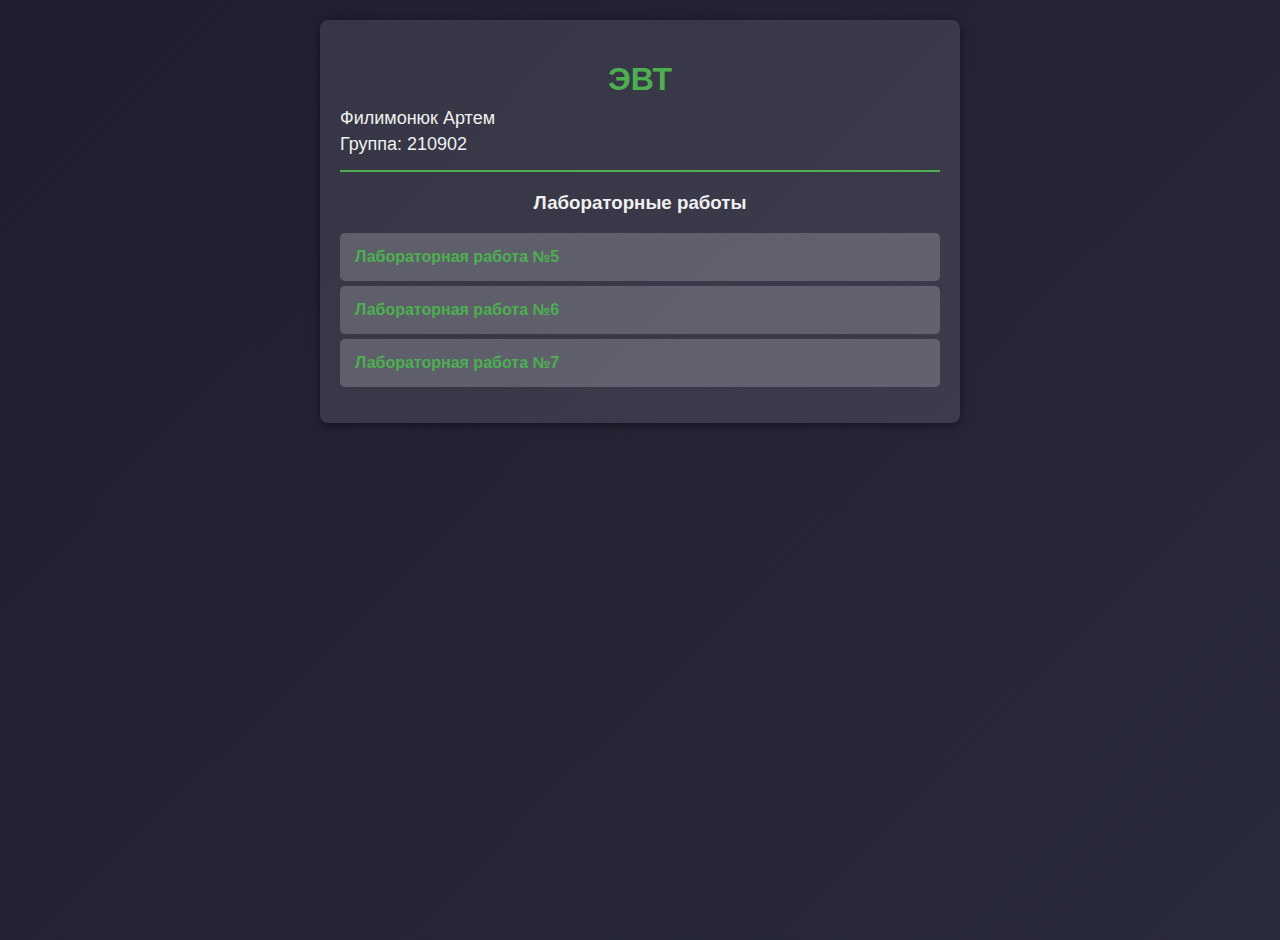
<file: index.html>
<!DOCTYPE html>
<html lang="ru">
<head>
    <meta charset="UTF-8">
    <meta name="viewport" content="width=device-width, initial-scale=1.0">
    <title>Информация о студенте</title>
    <style>
        body {
            font-family: 'Arial', sans-serif;
            background: linear-gradient(135deg, #1e1e2f, #2a2a3d);
            color: #f0f0f0;
            margin: 0;
            padding: 20px;
             height: 100vh; /* Высота для полного охвата экрана */
        }
        h1 {
            text-align: center;
            color: #4CAF50;
            margin-bottom: 10px;
        }
        .container {
            max-width: 600px;
            margin: 0 auto;
            background: rgba(255, 255, 255, 0.1);
            border-radius: 8px;
            box-shadow: 0 2px 10px rgba(0, 0, 0, 0.5);
            padding: 20px;
        }
        .student-info {
            margin-bottom: 20px;
            border-bottom: 2px solid #4CAF50;
            padding-bottom: 10px;
        }
        .student-info p {
            margin: 5px 0;
            font-size: 18px;
        }
        h3 {
            text-align: center;
            color: #f0f0f0;
        }
        .lab-list {
            list-style-type: none;
            padding: 0;
        }
        .lab-list li {
            background: rgba(255, 255, 255, 0.2);
            margin: 5px 0;
            padding: 15px;
            border-radius: 5px;
            transition: background 0.3s;
        }
        .lab-list li:hover {
            background: rgba(255, 255, 255, 0.3);
        }
        .lab-list a {
            text-decoration: none;
            color: #4CAF50;
            font-weight: bold;
        }
        .lab-list a:hover {
            text-decoration: underline;
            color: #ffffff;
        }
    </style>
</head>
<body>
    <div class="container">
        <div class="student-info">
            <h1>ЭВТ</h1>
            <p>Филимонюк Артем</p>
            <p>Группа: 210902</p>
        </div>
        <h3>Лабораторные работы</h3>
        <ul class="lab-list">
            <li><a href="лр5/<!DOCTYPE html>.html">Лабораторная работа №5</a></li>
            <li><a href="лр6/6_lab_EVT.html">Лабораторная работа №6</a></li>
            <li><a href="лр7/EVT_lab7.html">Лабораторная работа №7</a></li>
        </ul>
    </div>
</body>
</html>
</file>
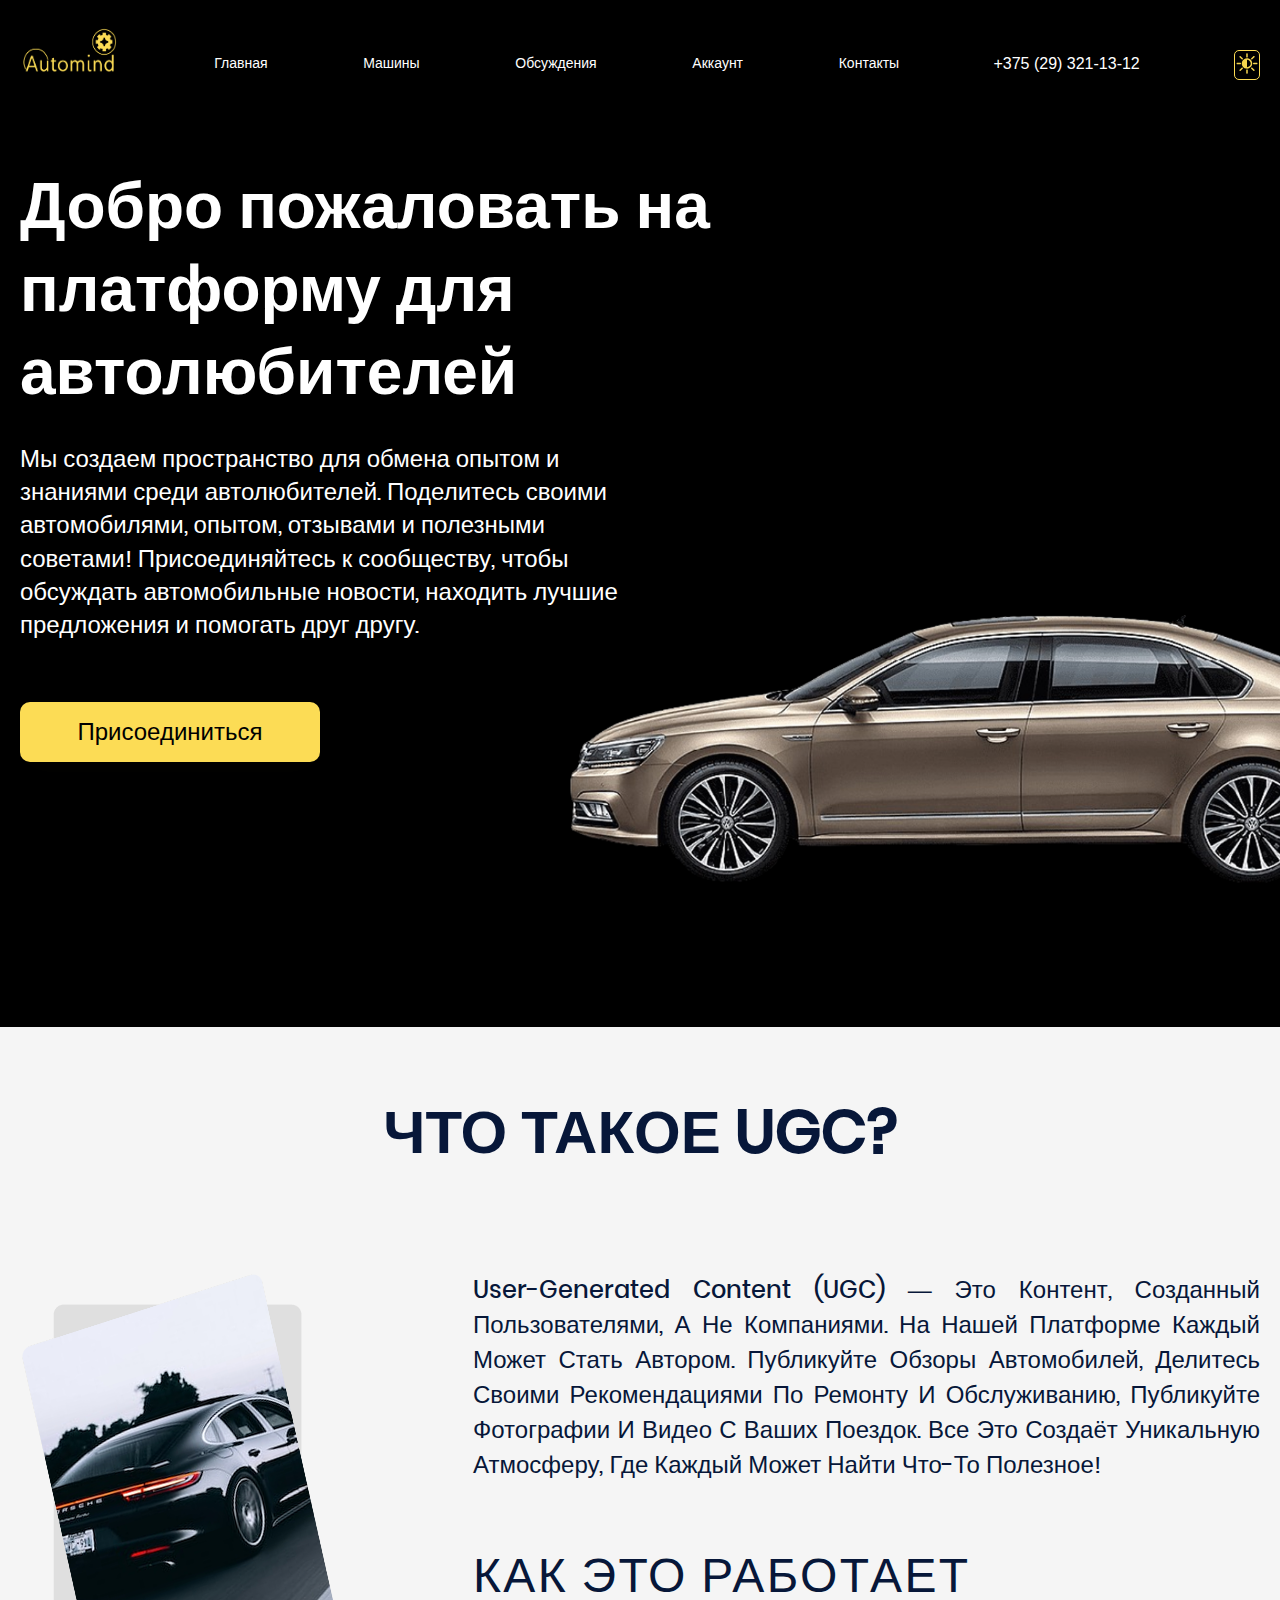
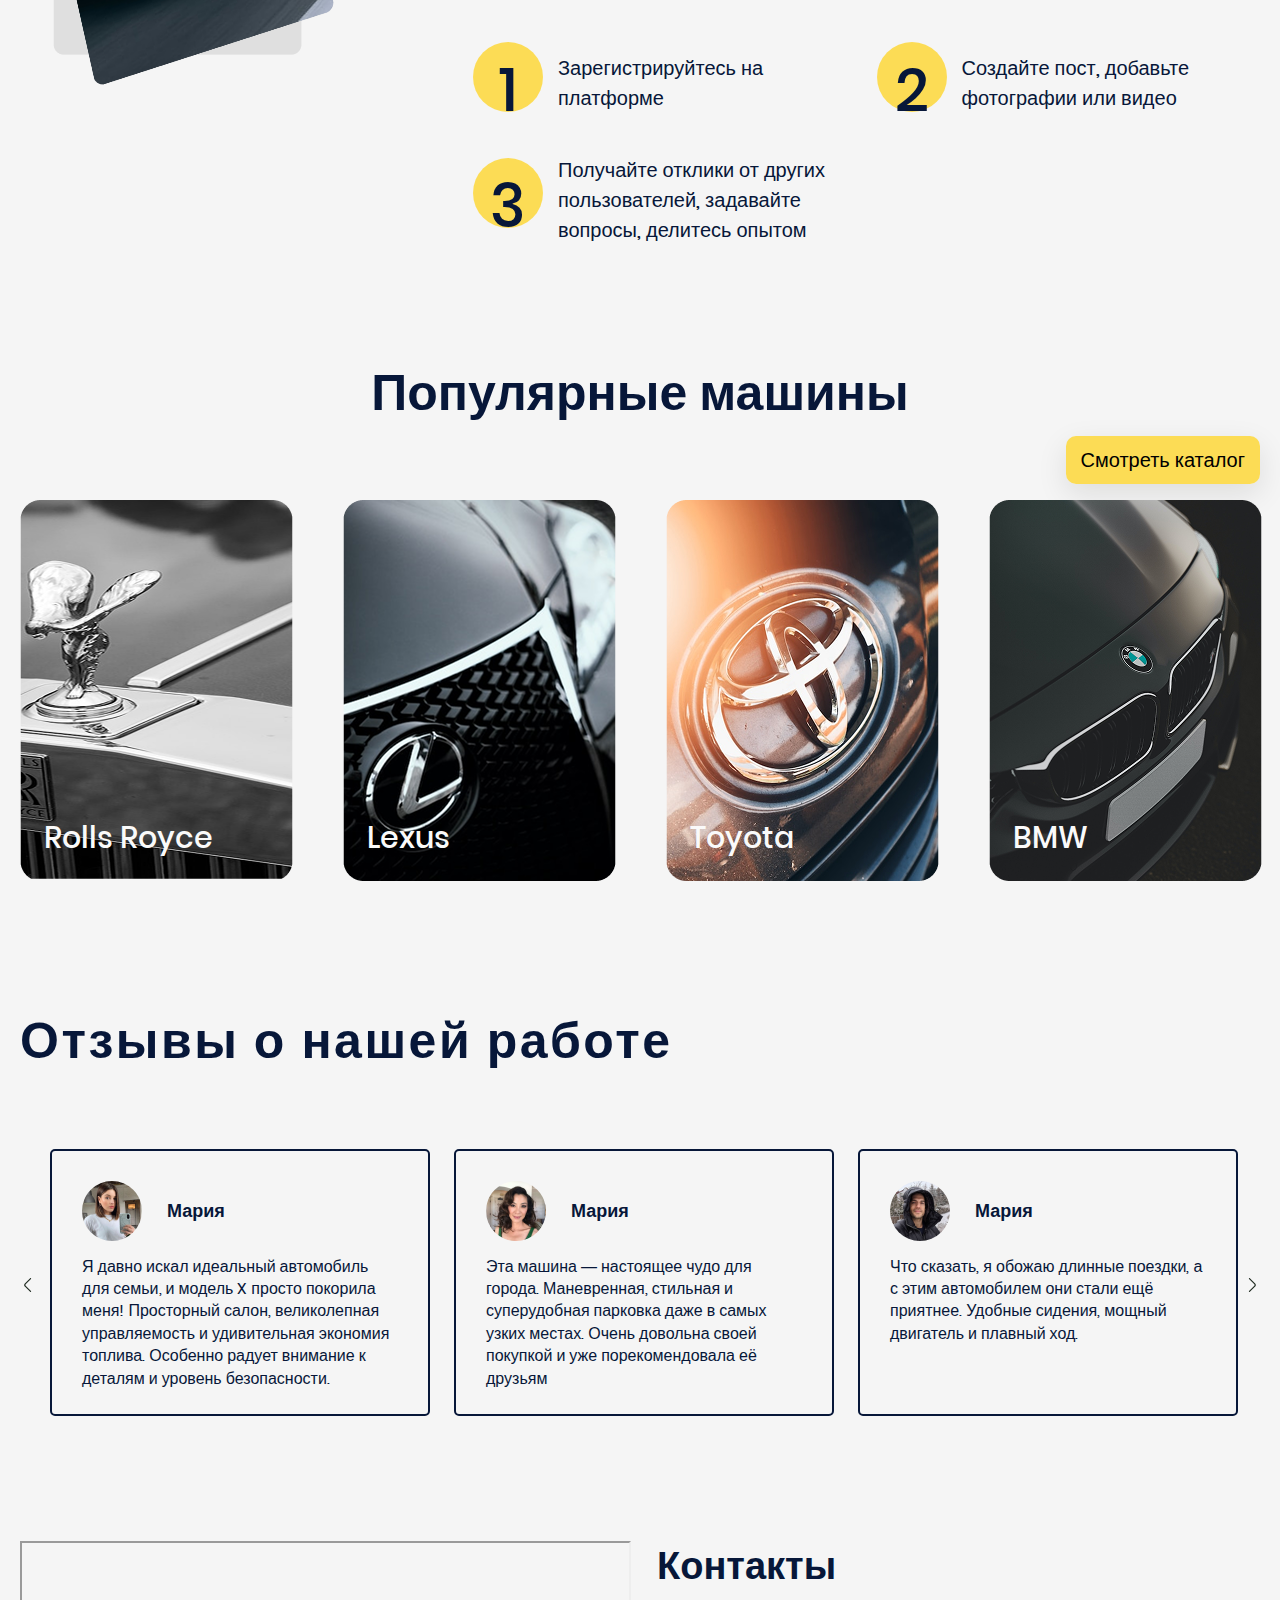
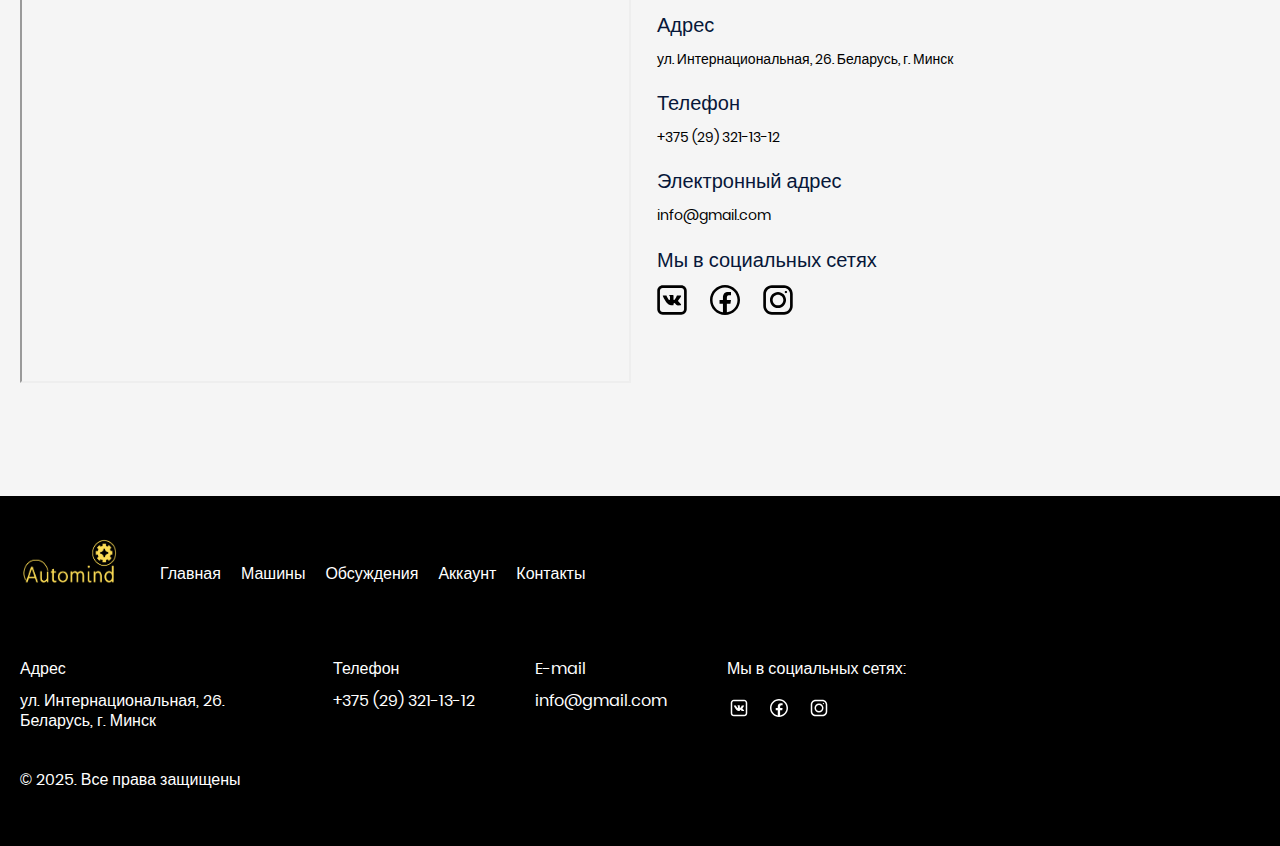
<file: AUTO/index.html>
<!DOCTYPE html>
<html lang="ru">
<head>
    <meta charset="UTF-8">
    <title>Главная</title>
    <link rel="stylesheet" href="css/footer.css">
    <link rel="stylesheet" href="css/global.css">
    <link rel="stylesheet" href="css/style.css">
    <link rel="stylesheet" href="css/adaptive.css">
    <meta name="viewport" content="width=device-width, initial-scale=1.0">
</head>
<body>
<section class="main" id="main">
    <header class="header">
        <div class="container">
            <div class="logo">
                <img src="images/logo.png" alt="Логотип">
            </div>
            <nav class="menu" id="menu">
                <div class="close" id="close-menu">
                    <svg id="Layer_1" xmlns="http://www.w3.org/2000/svg"
                         x="0px" y="0px"
                         viewBox="0 0 492 492" xml:space="preserve">
<g>
	<g>
		<path d="M300.188,246L484.14,62.04c5.06-5.064,7.852-11.82,7.86-19.024c0-7.208-2.792-13.972-7.86-19.028L468.02,7.872
			c-5.068-5.076-11.824-7.856-19.036-7.856c-7.2,0-13.956,2.78-19.024,7.856L246.008,191.82L62.048,7.872
			c-5.06-5.076-11.82-7.856-19.028-7.856c-7.2,0-13.96,2.78-19.02,7.856L7.872,23.988c-10.496,10.496-10.496,27.568,0,38.052
			L191.828,246L7.872,429.952c-5.064,5.072-7.852,11.828-7.852,19.032c0,7.204,2.788,13.96,7.852,19.028l16.124,16.116
			c5.06,5.072,11.824,7.856,19.02,7.856c7.208,0,13.968-2.784,19.028-7.856l183.96-183.952l183.952,183.952
			c5.068,5.072,11.824,7.856,19.024,7.856h0.008c7.204,0,13.96-2.784,19.028-7.856l16.12-16.116
			c5.06-5.064,7.852-11.824,7.852-19.028c0-7.204-2.792-13.96-7.852-19.028L300.188,246z"/>
	</g>
</g>
</svg>
                </div>
                <ul>
                    <li class="menu-item">
                        <a href="index.html#main">Главная</a>
                    </li>
                    <li class="menu-item">
                        <a href="pages/catalog.html">Машины</a>
                    </li>
                    <li class="menu-item">
                        <a href="pages/blog.html">Обсуждения</a>
                    </li>
                    <li class="menu-item">
                        <a href="pages/login.html">Аккаунт</a>
                    </li>
                    <li class="menu-item">
                        <a href="pages/contacts.html">Контакты</a>
                    </li>
                </ul>
            </nav>
            <a class="phone" href="tel:+375293211312">
                +375 (29) 321-13-12
            </a>
            <button class="theme" id="theme-toggle" aria-label="Switch theme">
                <!-- SVG для светлой темы (солнце) -->
                <svg id="sun-icon" width="24" height="25" viewBox="0 0 53 52" fill="none"
                     xmlns="http://www.w3.org/2000/svg">
                    <path d="M26.5 14.625C24.207 14.625 21.9654 15.2921 20.0589 16.542C18.1523 17.7919 16.6663 19.5685 15.7888 21.647C14.9113 23.7255 14.6817 26.0126 15.129 28.2192C15.5764 30.4257 16.6806 32.4525 18.302 34.0433C19.9234 35.6342 21.9892 36.7175 24.2382 37.1564C26.4871 37.5953 28.8183 37.3701 30.9367 36.5091C33.0552 35.6482 34.8659 34.1902 36.1399 32.3196C37.4138 30.449 38.0938 28.2498 38.0938 26C38.0938 22.9832 36.8723 20.0899 34.698 17.9567C32.5238 15.8234 29.5749 14.625 26.5 14.625ZM26.5 34.125V17.875C28.6963 17.875 30.8027 18.731 32.3557 20.2548C33.9088 21.7785 34.7813 23.8451 34.7813 26C34.7813 28.1549 33.9088 30.2215 32.3557 31.7452C30.8027 33.269 28.6963 34.125 26.5 34.125Z"
                          fill="url(#paint0_linear_2147_2357)"/>
                    <path d="M26.5 13C26.9393 13 27.3605 12.8288 27.6711 12.524C27.9818 12.2193 28.1562 11.806 28.1562 11.375V4.875C28.1562 4.44402 27.9818 4.0307 27.6711 3.72595C27.3605 3.4212 26.9393 3.25 26.5 3.25C26.0607 3.25 25.6395 3.4212 25.3289 3.72595C25.0182 4.0307 24.8438 4.44402 24.8438 4.875V11.375C24.8438 11.806 25.0182 12.2193 25.3289 12.524C25.6395 12.8288 26.0607 13 26.5 13Z"
                          fill="url(#paint1_linear_2147_2357)"/>
                    <path d="M14.7886 16.8022C15.0989 17.1049 15.5187 17.2748 15.9562 17.2748C16.3938 17.2748 16.8136 17.1049 17.1239 16.8022C17.4324 16.4978 17.6055 16.0859 17.6055 15.6566C17.6055 15.2273 17.4324 14.8154 17.1239 14.511L12.4367 9.91223C12.1199 9.64601 11.7123 9.5069 11.2955 9.5227C10.8786 9.53849 10.4832 9.70803 10.1882 9.99744C9.89326 10.2868 9.72046 10.6748 9.70436 11.0838C9.68826 11.4927 9.83004 11.8926 10.1014 12.2035L14.7886 16.8022Z"
                          fill="url(#paint2_linear_2147_2357)"/>
                    <path d="M13.25 26C13.25 25.569 13.0755 25.1557 12.7649 24.851C12.4543 24.5462 12.033 24.375 11.5938 24.375H4.96875C4.52949 24.375 4.10821 24.5462 3.7976 24.851C3.487 25.1557 3.3125 25.569 3.3125 26C3.3125 26.431 3.487 26.8443 3.7976 27.149C4.10821 27.4538 4.52949 27.625 4.96875 27.625H11.5938C12.033 27.625 12.4543 27.4538 12.7649 27.149C13.0755 26.8443 13.25 26.431 13.25 26Z"
                          fill="url(#paint3_linear_2147_2357)"/>
                    <path d="M14.7899 35.1974L10.1027 39.7961C9.79424 40.1006 9.62109 40.5125 9.62109 40.9418C9.62109 41.3711 9.79424 41.7829 10.1027 42.0874C10.2575 42.238 10.441 42.3571 10.6428 42.438C10.8446 42.5189 11.0607 42.5599 11.2787 42.5586C11.7132 42.5568 12.1295 42.3876 12.438 42.0874L17.1252 37.4886C17.3966 37.1778 17.5383 36.7779 17.5222 36.3689C17.5061 35.9599 17.3333 35.572 17.0384 35.2826C16.7434 34.9932 16.348 34.8236 15.9312 34.8079C15.5143 34.7921 15.1067 34.9312 14.7899 35.1974Z"
                          fill="url(#paint4_linear_2147_2357)"/>
                    <path d="M26.5 39C26.0607 39 25.6395 39.1712 25.3289 39.476C25.0182 39.7807 24.8438 40.194 24.8438 40.625V47.125C24.8438 47.556 25.0182 47.9693 25.3289 48.274C25.6395 48.5788 26.0607 48.75 26.5 48.75C26.9393 48.75 27.3605 48.5788 27.6711 48.274C27.9818 47.9693 28.1562 47.556 28.1562 47.125V40.625C28.1562 40.194 27.9818 39.7807 27.6711 39.476C27.3605 39.1712 26.9393 39 26.5 39Z"
                          fill="url(#paint5_linear_2147_2357)"/>
                    <path d="M38.2101 35.1974C37.8933 34.9312 37.4857 34.7921 37.0689 34.8079C36.6521 34.8236 36.2566 34.9932 35.9617 35.2826C35.6667 35.572 35.4939 35.9599 35.4778 36.3689C35.4617 36.7779 35.6035 37.1778 35.8748 37.4886L40.562 42.0874C40.8705 42.3876 41.2869 42.5568 41.7214 42.5586C41.9394 42.5599 42.1554 42.5189 42.3572 42.438C42.559 42.3571 42.7426 42.238 42.8973 42.0874C43.2058 41.7829 43.3789 41.3711 43.3789 40.9418C43.3789 40.5125 43.2058 40.1006 42.8973 39.7961L38.2101 35.1974Z"
                          fill="url(#paint6_linear_2147_2357)"/>
                    <path d="M48.0312 24.375H41.4062C40.967 24.375 40.5457 24.5462 40.2351 24.851C39.9245 25.1557 39.75 25.569 39.75 26C39.75 26.431 39.9245 26.8443 40.2351 27.149C40.5457 27.4538 40.967 27.625 41.4062 27.625H48.0312C48.4705 27.625 48.8918 27.4538 49.2024 27.149C49.513 26.8443 49.6875 26.431 49.6875 26C49.6875 25.569 49.513 25.1557 49.2024 24.851C48.8918 24.5462 48.4705 24.375 48.0312 24.375Z"
                          fill="url(#paint7_linear_2147_2357)"/>
                    <path d="M37.0355 17.2902C37.2547 17.2893 37.4714 17.2458 37.6733 17.1621C37.8752 17.0784 38.0581 16.9563 38.2115 16.8027L42.8987 12.204C43.072 12.0583 43.2129 11.879 43.3123 11.6774C43.4117 11.4758 43.4675 11.2562 43.4764 11.0324C43.4852 10.8087 43.4467 10.5855 43.3635 10.377C43.2802 10.1684 43.1539 9.97904 42.9925 9.82068C42.8311 9.66231 42.638 9.5384 42.4255 9.4567C42.213 9.375 41.9855 9.33729 41.7574 9.34594C41.5293 9.35458 41.3055 9.40939 41.1 9.50693C40.8945 9.60447 40.7118 9.74263 40.5633 9.91273L35.8762 14.5115C35.5677 14.8159 35.3945 15.2278 35.3945 15.6571C35.3945 16.0864 35.5677 16.4983 35.8762 16.8027C36.182 17.1089 36.5987 17.2841 37.0355 17.2902Z"
                          fill="url(#paint8_linear_2147_2357)"/>
                    <defs>
                        <linearGradient id="paint0_linear_2147_2357" x1="0.231878" y1="0.0812499" x2="51.7782"
                                        y2="52.9169" gradientUnits="userSpaceOnUse">
                            <stop offset="0" stop-color="#F0D046"/>
                            <stop offset="1" stop-color="#FCDC55"/>
                        </linearGradient>
                        <linearGradient id="paint1_linear_2147_2357" x1="9.34125" y1="-8.79125" x2="60.8879"
                                        y2="44.0282" gradientUnits="userSpaceOnUse">
                            <stop offset="0" stop-color="#F0D046"/>
                            <stop offset="1" stop-color="#FCDC55"/>
                        </linearGradient>
                        <linearGradient id="paint2_linear_2147_2357" x1="0.197008" y1="0.129726" x2="51.7271"
                                        y2="52.9488" gradientUnits="userSpaceOnUse">
                            <stop offset="0" stop-color="#F0D046"/>
                            <stop offset="1" stop-color="#FCDC55"/>
                        </linearGradient>
                        <linearGradient id="paint3_linear_2147_2357" x1="-8.92719" y1="9.01875" x2="42.6192"
                                        y2="61.8544" gradientUnits="userSpaceOnUse">
                            <stop offset="0" stop-color="#F0D046"/>
                            <stop offset="1" stop-color="#FCDC55"/>
                        </linearGradient>
                        <linearGradient id="paint4_linear_2147_2357" x1="-12.6873" y1="12.6911" x2="38.8594"
                                        y2="65.5105" gradientUnits="userSpaceOnUse">
                            <stop offset="0" stop-color="#F0D046"/>
                            <stop offset="1" stop-color="#FCDC55"/>
                        </linearGradient>
                        <linearGradient id="paint5_linear_2147_2357" x1="-8.8775" y1="8.97" x2="42.6691" y2="61.7894"
                                        gradientUnits="userSpaceOnUse">
                            <stop offset="0" stop-color="#F0D046"/>
                            <stop offset="1" stop-color="#FCDC55"/>
                        </linearGradient>
                        <linearGradient id="paint6_linear_2147_2357" x1="0.282008" y1="0.0486244" x2="51.8121"
                                        y2="52.8677" gradientUnits="userSpaceOnUse">
                            <stop offset="0" stop-color="#F0D046"/>
                            <stop offset="1" stop-color="#FCDC55"/>
                        </linearGradient>
                        <linearGradient id="paint7_linear_2147_2357" x1="9.39094" y1="-8.85625" x2="60.9373"
                                        y2="43.9794" gradientUnits="userSpaceOnUse">
                            <stop offset="0" stop-color="#F0D046"/>
                            <stop offset="1" stop-color="#FCDC55"/>
                        </linearGradient>
                        <linearGradient id="paint8_linear_2147_2357" x1="13.1524" y1="-12.5123" x2="64.6991"
                                        y2="40.3072" gradientUnits="userSpaceOnUse">
                            <stop offset="0" stop-color="#F0D046"/>
                            <stop offset="1" stop-color="#FCDC55"/>
                        </linearGradient>
                    </defs>
                </svg>

                <!-- SVG для темной темы (луна) -->
                <svg id="moon-icon" style="display:none;" width="25" height="25" viewBox="0 0 25 25" fill="none"
                     xmlns="http://www.w3.org/2000/svg">
                    <g clip-path="url(#clip0_2147_2566)">
                        <path d="M7.34823 18.7868C13.6655 18.7868 18.786 13.6655 18.786 7.34823C18.786 4.54902 17.7774 1.98835 16.1085 0C21.265 1.65535 24.9992 6.48533 24.9992 12.1918C24.9992 19.2655 19.2655 24.9992 12.1918 24.9992C6.48533 24.9992 1.65535 21.265 0 16.1085C1.98835 17.7782 4.54982 18.7868 7.34823 18.7868Z"
                              fill="white"/>
                        <path d="M20.1078 2.13965C21.8208 4.3161 22.8502 7.05608 22.8502 10.0418C22.8502 17.1155 17.1165 22.8492 10.0428 22.8492C7.05706 22.8492 4.31708 21.8198 2.14062 20.1068C4.48437 23.0821 8.11126 24.9992 12.1928 24.9992C19.2665 24.9992 25.0002 19.2655 25.0002 12.1918C25.0002 8.11029 23.0831 4.4842 20.1078 2.13965Z"
                              fill="white"/>
                        <path d="M6.41108 4.99925L7.73024 7.67359L10.6807 8.10183L8.54591 10.183L9.0494 13.1215L6.41108 11.7343L3.77196 13.1215L4.27545 10.183L2.14062 8.10183L5.09112 7.67359L6.41108 4.99925ZM13.8522 4.14355L14.5358 5.52995L16.0654 5.75168L14.9584 6.8307L15.2202 8.35318L13.8522 7.63437L12.4842 8.35318L12.7459 6.8307L11.6389 5.75168L13.1686 5.52995L13.8522 4.14355Z"
                              fill="white"/>
                    </g>
                    <defs>
                        <clipPath id="clip0_2147_2566">
                            <rect width="25" height="25" fill="white"/>
                        </clipPath>
                    </defs>
                </svg>
            </button>
            <div class="burger" id="burger">
                <svg
                        xmlns="http://www.w3.org/2000/svg"
                        width="40px" height="22px">
                    <path fill-rule="evenodd" fill="rgb(130, 19, 40)"
                          d="M0.000,-0.000 L40.000,-0.000 L40.000,2.000 L0.000,2.000 L0.000,-0.000 Z"/>
                    <path fill-rule="evenodd" fill="rgb(130, 19, 40)"
                          d="M0.000,10.000 L40.000,10.000 L40.000,12.000 L0.000,12.000 L0.000,10.000 Z"/>
                    <path fill-rule="evenodd" fill="rgb(130, 19, 40)"
                          d="M0.000,20.000 L40.000,20.000 L40.000,22.000 L0.000,22.000 L0.000,20.000 Z"/>
                </svg>
            </div>
        </div>
    </header>
    <div class="main-content">
        <div class="container">
            <div class="main-content-text">
                <h1>Добро пожаловать на платформу для автолюбителей</h1>
                <div class="main-content-description">
                    Мы создаем пространство для обмена опытом и знаниями среди автолюбителей. Поделитесь своими
                    автомобилями, опытом, отзывами и полезными советами! Присоединяйтесь к сообществу, чтобы обсуждать
                    автомобильные новости, находить лучшие предложения и помогать друг другу.
                </div>
                <div class="main-content-action">
                    <button class="button" id="choose-macaroon">Присоединиться</button>
                </div>
            </div>
        </div>
    </div>
</section>

<section class="about">
    <div class="container">
        <h2 class="about-title">Что такое UGC?</h2>
        <div class="about-actions">
            <div class="about-image">
                <img src="images/about-car.png" alt="Машина">
            </div>
            <div class="about-info">
                <div class="about-info-description">
                    <span>User-Generated Content (UGC)</span> — это контент, созданный пользователями, а не компаниями.
                    На нашей
                    платформе каждый может стать автором. Публикуйте обзоры автомобилей, делитесь своими рекомендациями
                    по
                    ремонту и обслуживанию, публикуйте фотографии и видео с ваших поездок. Все это создаёт уникальную
                    атмосферу, где каждый может найти что-то полезное!
                </div>
                <div class="about-info-steps">
                    <div class="about-info-steps-title">Как это работает</div>
                    <div class="about-info-items">
                        <div class="about-info-item">
                            <div class="about-info-item-number"><span>1</span></div>
                            <div class="about-info-item-title">
                                Зарегистрируйтесь на платформе
                            </div>
                        </div>
                        <div class="about-info-item">
                            <div class="about-info-item-number"><span>2</span></div>
                            <div class="about-info-item-title">
                                Создайте пост, добавьте фотографии или видео
                            </div>
                        </div>
                        <div class="about-info-item">
                            <div class="about-info-item-number"><span>3</span></div>
                            <div class="about-info-item-title">
                                Получайте отклики от других пользователей, задавайте вопросы, делитесь опытом
                            </div>
                        </div>
                    </div>
                </div>
            </div>
        </div>
    </div>
</section>

<section class="popular">
    <div class="container">
        <h2 class="popular-title">Популярные машины</h2>
        <div class="popular-button">
            <a href="pages/catalog.html" class="button">Смотреть каталог</a>
        </div>
        <div class="popular-items">
            <div class="popular-item">
                <img src="images/popular-1.png" alt="Популярные машины">
                <div class="popular-item-text">Rolls Royce</div>
            </div>
            <div class="popular-item">
                <img src="images/popular-2.png" alt="Популярные машины">
                <div class="popular-item-text">Lexus</div>
            </div>
            <div class="popular-item">
                <img src="images/popular-3.png" alt="Популярные машины">
                <div class="popular-item-text">Toyota</div>
            </div>
            <div class="popular-item">
                <img src="images/popular-4.png" alt="Популярные машины">
                <div class="popular-item-text">BMW</div>
            </div>
        </div>
    </div>
</section>


<section class="reviews" id="reviews">
    <div class="container">
        <h2 class="reviews-title">
            Отзывы о нашей работе
        </h2>
        <div class="reviews-wrapper">
            <div class="reviews-track">
                <div class="review-item">
                    <div class="review-item-head">
                        <div class="review-item-image review-item-image-1"></div>
                        <div class="review-item-name">
                            Мария
                        </div>
                    </div>
                    <div class="review-item-text">
                        Я давно искал идеальный автомобиль для семьи, и модель X просто покорила меня! Просторный
                        салон, великолепная управляемость и удивительная экономия топлива. Особенно радует внимание к
                        деталям и уровень безопасности.
                    </div>
                </div>
                <div class="review-item">
                    <div class="review-item-head">
                        <div class="review-item-image review-item-image-2"></div>
                        <div class="review-item-name">
                            Мария
                        </div>
                    </div>
                    <div class="review-item-text">
                        Эта машина — настоящее чудо для города. Маневренная, стильная и суперудобная парковка даже в
                        самых узких местах. Очень довольна своей покупкой и уже порекомендовала её друзьям
                    </div>
                </div>
                <div class="review-item">
                    <div class="review-item-head">
                        <div class="review-item-image review-item-image-3"></div>
                        <div class="review-item-name">
                            Мария
                        </div>
                    </div>
                    <div class="review-item-text">
                        Что сказать, я обожаю длинные поездки, а с этим автомобилем они стали ещё приятнее. Удобные
                        сидения, мощный двигатель и плавный ход.
                    </div>
                </div>
                <div class="review-item">
                    <div class="review-item-head">
                        <div class="review-item-image review-item-image-4"></div>
                        <div class="review-item-name">
                            Мария
                        </div>
                    </div>
                    <div class="review-item-text">
                        Мой новый автомобиль — это сочетание стиля и технологии. Панорамная крыша, мультимедиа-система с
                        сенсорным экраном и множество полезных функций делают каждую поездку комфортной и увлекательной
                    </div>
                </div>
                <div class="review-item">
                    <div class="review-item-head">
                        <div class="review-item-image review-item-image-5"></div>
                        <div class="review-item-name">
                            Мария
                        </div>
                    </div>
                    <div class="review-item-text">
                        Я давно искал что-то надёжное и неприхотливое. Этот автомобиль стал идеальным выбором. Отличная
                        подвеска, низкие расходы на обслуживание и классная динамика. Берите — не пожалеете!
                    </div>
                </div>
                <div class="review-item">
                    <div class="review-item-head">
                        <div class="review-item-image review-item-image-6"></div>
                        <div class="review-item-name">
                            Мария
                        </div>
                    </div>
                    <div class="review-item-text">
                        Сказать, что я доволен, — ничего не сказать! Автомобиль превзошёл все мои ожидания. Просторный,
                        стильный и с отличной динамикой. Особенно радует тихая работа двигателя и экономный расход
                        топлива.
                    </div>
                </div>
                <div class="review-item">
                    <div class="review-item-head">
                        <div class="review-item-image review-item-image-7"></div>
                        <div class="review-item-name">
                            Мария
                        </div>
                    </div>
                    <div class="review-item-text">
                        Для меня важна была надёжность, и я нашла её в этом автомобиле. Он прекрасно подходит как для
                        повседневных поездок по городу, так и для путешествий с семьёй. Огромное спасибо производителям
                        за внимание к каждой мелочи!
                    </div>
                </div>
            </div>
            <div class="reviews-arrows">
                <a class="swiper-button-prev move-backward">
                    <svg width="16" height="16" viewBox="0 0 16 16" fill="none" xmlns="http://www.w3.org/2000/svg">
                        <path d="M10.5551 15C10.4003 15 10.2455 14.9435 10.1233 14.8224L4.81172 9.55746C3.94818 8.70151 3.94818 7.29647 4.81172 6.44052L10.1233 1.17563C10.3596 0.941456 10.7506 0.941456 10.9869 1.17563C11.2231 1.40981 11.2231 1.7974 10.9869 2.03158L5.67526 7.29647C5.28423 7.68407 5.28423 8.31392 5.67526 8.70151L10.9869 13.9664C11.2231 14.2006 11.2231 14.5882 10.9869 14.8224C10.8647 14.9354 10.7099 15 10.5551 15Z"
                              fill="#202B21"/>
                    </svg>
                </a>
                <a class="swiper-button-next move-forward">
                    <svg width="16" height="16" viewBox="0 0 16 16" fill="none" xmlns="http://www.w3.org/2000/svg">
                        <path
                                d="M5.44392 1C5.59871 1 5.75349 1.05652 5.87569 1.17765L11.1873 6.44254C12.0508 7.29849 12.0508 8.70353 11.1873 9.55948L5.87569 14.8244C5.63944 15.0585 5.2484 15.0585 5.01215 14.8244C4.7759 14.5902 4.7759 14.2026 5.01215 13.9684L10.3238 8.70353C10.7148 8.31593 10.7148 7.68608 10.3238 7.29849L5.01215 2.0336C4.7759 1.79942 4.7759 1.41182 5.01215 1.17765C5.13435 1.0646 5.28914 1 5.44392 1Z"
                                fill="#202B21"/>
                    </svg>
                </a>
            </div>
        </div>
    </div>
</section>

<section class="contacts" id="contacts">
    <div class="container">
        <div class="contacts-map">
            <iframe src="https://yandex.ru/map-widget/v1/?um=constructor%3A59a9591c5aa87000bfd4f1e433c55a9f77065c4d97ca3a5bee0ff757af20b15b&amp;source=constructor"
                    width="607" height="438"></iframe>
        </div>
        <div class="contacts-info">
            <h2 class="contacts-title">Контакты</h2>
            <div class="contacts-blocks">
                <div class="contacts-block">
                    <div class="contacts-head">
                        Адрес
                    </div>
                    <a class="contacts-body"
                       href="https://yandex.ru/maps/?text=ул.+Интернациональная+26,+Минск,+Минская+область+220030,+Беларусь"
                       target="_blank">
                        ул. Интернациональная, 26. Беларусь, г. Минск
                    </a>
                </div>
                <div class="contacts-block">
                    <div class="contacts-head">
                        Телефон
                    </div>
                    <a class="contacts-body" href="tel:+375293211312">
                        +375 (29) 321-13-12
                    </a>
                </div>
                <div class="contacts-block">
                    <div class="contacts-head">
                        Электронный адрес
                    </div>
                    <a class="contacts-body" href="mailto:info@gmail.com">
                        info@gmail.com
                    </a>
                </div>
                <div class="contacts-block contacts-social">
                    <div class="contacts-head">
                        Мы в социальных сетях
                    </div>
                    <div class="contacts-body">
                        <a href="https://vk.com/blogprofile">
                            <svg width="30" height="30" viewBox="0 0 30 30" fill="none"
                                 xmlns="http://www.w3.org/2000/svg">
                                <g clip-path="url(#clip0_2122_1686)">
                                    <path d="M5.73263 0.267578C2.7297 0.267578 0.265625 2.73165 0.265625 5.73458V24.2649C0.265625 27.2678 2.7297 29.7319 5.73263 29.7319H24.2629C27.2658 29.7319 29.7299 27.2678 29.7299 24.2649V5.73458C29.7299 2.73165 27.2658 0.267578 24.2629 0.267578H5.73263ZM5.73263 2.94615H24.2629C25.8167 2.94615 27.0513 4.1808 27.0513 5.73458V24.2649C27.0513 25.8186 25.8167 27.0533 24.2629 27.0533H5.73263C4.17885 27.0533 2.9442 25.8186 2.9442 24.2649V5.73458C2.9442 4.1808 4.17885 2.94615 5.73263 2.94615ZM14.6211 9.95124C13.6376 9.94078 12.8005 9.95124 12.3297 10.1814C12.0158 10.3331 11.7751 10.6784 11.9216 10.6941C12.1047 10.7203 12.518 10.8092 12.7377 11.1074C13.0202 11.4893 13.0098 12.3525 13.0098 12.3525C13.0098 12.3525 13.1667 14.7277 12.6279 15.0259C12.2564 15.2299 11.749 14.8166 10.6503 12.928C10.0905 11.9549 9.66678 10.8825 9.66678 10.8825C9.66678 10.8825 9.58831 10.6837 9.44182 10.579C9.26395 10.4482 9.01806 10.4064 9.01806 10.4064L6.39704 10.4221C6.39704 10.4221 6.00467 10.4378 5.86342 10.6052C5.73263 10.7621 5.85296 11.0708 5.85296 11.0708C5.85296 11.0708 7.90374 15.8682 10.2266 18.2852C12.3558 20.5033 14.7728 20.3569 14.7728 20.3569H15.8714C15.8714 20.3569 16.201 20.3202 16.3684 20.1424C16.5254 19.975 16.5202 19.6611 16.5202 19.6611C16.5202 19.6611 16.4992 18.191 17.1793 17.9713C17.8542 17.762 18.7122 19.3942 19.6277 20.022C20.3235 20.4981 20.8519 20.3935 20.8519 20.3935L23.3003 20.3569C23.3003 20.3569 24.5768 20.2784 23.9699 19.2687C23.9228 19.1902 23.6194 18.5258 22.1546 17.1656C20.6165 15.7426 20.8205 15.9728 22.6725 13.5087C23.7973 12.0073 24.2472 11.0917 24.106 10.6941C23.9699 10.3227 23.1433 10.4221 23.1433 10.4221L20.3863 10.4378C20.3863 10.4378 20.1823 10.4116 20.0306 10.5006C19.8841 10.5895 19.7899 10.7988 19.7899 10.7988C19.7899 10.7988 19.3504 11.9602 18.7697 12.9489C17.5455 15.0311 17.0485 15.1462 16.8497 15.0154C16.3841 14.712 16.4992 13.8017 16.4992 13.1582C16.4992 11.1336 16.8079 10.2965 15.9028 10.0768C15.6046 10.0036 15.3849 9.95647 14.6211 9.95124Z"
                                          fill="black"/>
                                </g>
                                <defs>
                                    <clipPath id="clip0_2122_1686">
                                        <rect width="30" height="30" fill="white"/>
                                    </clipPath>
                                </defs>
                            </svg>
                        </a>
                        <a href="https://www.facebook.com/blogprofile">
                            <svg width="30" height="30" viewBox="0 0 30 30" fill="none"
                                 xmlns="http://www.w3.org/2000/svg">
                                <path d="M15 0C6.73053 0 0 6.73053 0 15C0 23.2695 6.73053 30 15 30C23.2695 30 30 23.2695 30 15C30 6.73053 23.2695 0 15 0ZM15 2.5C21.9184 2.5 27.5 8.08164 27.5 15C27.5 21.2842 22.8896 26.4516 16.8604 27.3486V18.645H20.4199L20.979 15.0293H16.8604V13.0542C16.8604 11.5529 17.3536 10.2197 18.7573 10.2197H21.0132V7.06543C20.6169 7.01168 19.7784 6.89453 18.1934 6.89453C14.8834 6.89453 12.9443 8.64201 12.9443 12.6245V15.0293H9.54101V18.645H12.9443V27.3169C7.01107 26.3383 2.5 21.2163 2.5 15C2.5 8.08164 8.08164 2.5 15 2.5Z"
                                      fill="black"/>
                            </svg>
                        </a>
                        <a href="https://www.instagram.com/blogprofile">
                            <svg width="30" height="30" viewBox="0 0 30 30" fill="none"
                                 xmlns="http://www.w3.org/2000/svg">
                                <g clip-path="url(#clip0_2122_1684)">
                                    <path d="M8.93303 0.267578C4.17752 0.267578 0.269531 4.17034 0.269531 8.93108V21.0684C0.269531 25.8239 4.17229 29.7319 8.93303 29.7319H21.0703C25.8258 29.7319 29.7338 25.8291 29.7338 21.0684V8.93108C29.7338 4.17557 25.8311 0.267578 21.0703 0.267578H8.93303ZM8.93303 2.94615H21.0703C24.3819 2.94615 27.0552 5.61949 27.0552 8.93108V21.0684C27.0552 24.3799 24.3819 27.0533 21.0703 27.0533H8.93303C5.62144 27.0533 2.9481 24.3799 2.9481 21.0684V8.93108C2.9481 5.61949 5.62144 2.94615 8.93303 2.94615ZM22.9118 5.87584C22.237 5.87584 21.6981 6.41469 21.6981 7.08956C21.6981 7.76444 22.237 8.30329 22.9118 8.30329C23.5867 8.30329 24.1256 7.76444 24.1256 7.08956C24.1256 6.41469 23.5867 5.87584 22.9118 5.87584ZM15.0017 6.96401C10.581 6.96401 6.96596 10.579 6.96596 14.9997C6.96596 19.4204 10.581 23.0354 15.0017 23.0354C19.4224 23.0354 23.0374 19.4204 23.0374 14.9997C23.0374 10.579 19.4224 6.96401 15.0017 6.96401ZM15.0017 9.64258C17.9784 9.64258 20.3588 12.0229 20.3588 14.9997C20.3588 17.9765 17.9784 20.3569 15.0017 20.3569C12.0249 20.3569 9.64453 17.9765 9.64453 14.9997C9.64453 12.0229 12.0249 9.64258 15.0017 9.64258Z"
                                          fill="black"/>
                                </g>
                                <defs>
                                    <clipPath id="clip0_2122_1684">
                                        <rect width="30" height="30" fill="white"/>
                                    </clipPath>
                                </defs>
                            </svg>
                        </a>
                    </div>
                </div>
            </div>
        </div>
    </div>
</section>

<footer class="footer">
    <div class="container">
        <div class="footer-first-block">
            <a href="index.html" class="logo">
                <img src="images/logo.png" alt="logo">
            </a>
            <div class="footer-menu">
                <nav class="menu">
                    <ul>
                        <li class="menu-item">
                            <a href="index.html#main">Главная</a>
                        </li>
                        <li class="menu-item">
                            <a href="pages/catalog.html">Машины</a>
                        </li>
                        <li class="menu-item">
                            <a href="pages/blog.html">Обсуждения</a>
                        </li>
                        <li class="menu-item">
                            <a href="pages/login.html">Аккаунт</a>
                        </li>
                        <li class="menu-item">
                            <a href="pages/contacts.html">Контакты</a>
                        </li>
                    </ul>
                </nav>
            </div>
        </div>
        <div class="footer-blocks">
            <div class="footer-block footer-address">
                <div class="footer-head">
                    Адрес
                </div>
                <a class="footer-body"
                   href="https://yandex.ru/maps/?text=ул.+Интернациональная+26,+Минск,+Минская+область+220030,+Беларусь"
                   target="_blank">
                    ул. Интернациональная, 26. Беларусь, г. Минск
                </a>
            </div>
            <div class="footer-block">
                <div class="footer-head">
                    Телефон
                </div>
                <a class="footer-body" href="tel:+375293211312">
                    +375 (29) 321-13-12
                </a>
            </div>
            <div class="footer-block">
                <div class="footer-head">
                    E-mail
                </div>
                <a class="footer-body" href="mailto:info@gmail.com">
                    info@gmail.com
                </a>
            </div>
            <div class="footer-block footer-social">
                <div class="footer-head">
                    Мы в социальных сетях:
                </div>
                <div class="footer-body">
                    <a href="https://vk.com/blogprofile">
                        <svg width="24" height="24" viewBox="0 0 24 24" fill="none" xmlns="http://www.w3.org/2000/svg">
                            <path
                                    d="M6.81128 3.74976C5.12964 3.74976 3.74976 5.12964 3.74976 6.81128V17.1882C3.74976 18.8699 5.12964 20.2498 6.81128 20.2498H17.1882C18.8699 20.2498 20.2498 18.8699 20.2498 17.1882V6.81128C20.2498 5.12964 18.8699 3.74976 17.1882 3.74976H6.81128ZM6.81128 5.24976H17.1882C18.0583 5.24976 18.7498 5.94116 18.7498 6.81128V17.1882C18.7498 18.0583 18.0583 18.7498 17.1882 18.7498H6.81128C5.94116 18.7498 5.24976 18.0583 5.24976 17.1882V6.81128C5.24976 5.94116 5.94116 5.24976 6.81128 5.24976ZM11.7888 9.17261C11.238 9.16675 10.7693 9.17261 10.5056 9.30151C10.3298 9.38647 10.1951 9.57983 10.2771 9.58862C10.3796 9.60327 10.6111 9.65308 10.7341 9.82007C10.8923 10.0339 10.8865 10.5173 10.8865 10.5173C10.8865 10.5173 10.9744 11.8474 10.6726 12.0144C10.4646 12.1287 10.1804 11.8972 9.56519 10.8396C9.25171 10.2947 9.0144 9.69409 9.0144 9.69409C9.0144 9.69409 8.97046 9.58276 8.88843 9.52417C8.78882 9.45093 8.65112 9.42749 8.65112 9.42749L7.18335 9.43628C7.18335 9.43628 6.96362 9.44507 6.88452 9.53882C6.81128 9.62671 6.87866 9.79956 6.87866 9.79956C6.87866 9.79956 8.0271 12.4861 9.32788 13.8396C10.5203 15.0818 11.8738 14.9998 11.8738 14.9998H12.489C12.489 14.9998 12.6736 14.9792 12.7673 14.8796C12.8552 14.7859 12.8523 14.6101 12.8523 14.6101C12.8523 14.6101 12.8406 13.7869 13.2214 13.6638C13.5994 13.5466 14.0798 14.4607 14.5925 14.8123C14.9822 15.0789 15.2781 15.0203 15.2781 15.0203L16.6492 14.9998C16.6492 14.9998 17.364 14.9558 17.0242 14.3904C16.9978 14.3464 16.8279 13.9744 16.0076 13.2126C15.1462 12.4158 15.2605 12.5447 16.2976 11.1648C16.9275 10.324 17.1794 9.81128 17.1003 9.58862C17.0242 9.38062 16.5613 9.43628 16.5613 9.43628L15.0173 9.44507C15.0173 9.44507 14.9031 9.43042 14.8181 9.48022C14.7361 9.53003 14.6833 9.64722 14.6833 9.64722C14.6833 9.64722 14.4373 10.2976 14.1121 10.8513C13.4265 12.0173 13.1482 12.0818 13.0369 12.0085C12.7761 11.8386 12.8406 11.3289 12.8406 10.9685C12.8406 9.83472 13.0134 9.36597 12.5066 9.24292C12.3396 9.2019 12.2166 9.17554 11.7888 9.17261Z"
                                    fill="#071739"/>
                        </svg>
                    </a>
                    <a href="https://www.facebook.com/blogprofile">
                        <svg width="24" height="24" viewBox="0 0 24 24" fill="none" xmlns="http://www.w3.org/2000/svg">
                            <path
                                    d="M11.9995 3.00024C7.03783 3.00024 2.99951 7.03856 2.99951 12.0002C2.99951 16.9619 7.03783 21.0002 11.9995 21.0002C16.9612 21.0002 20.9995 16.9619 20.9995 12.0002C20.9995 7.03856 16.9612 3.00024 11.9995 3.00024ZM11.9995 4.50024C16.1505 4.50024 19.4995 7.84923 19.4995 12.0002C19.4995 15.7708 16.7333 18.8712 13.1157 19.4094V14.1873H15.2515L15.5869 12.0178H13.1157V10.8328C13.1157 9.93201 13.4117 9.13208 14.2539 9.13208H15.6074V7.2395C15.3697 7.20725 14.8665 7.13696 13.9155 7.13696C11.9295 7.13696 10.7661 8.18545 10.7661 10.575V12.0178H8.72412V14.1873H10.7661V19.3904C7.20615 18.8032 4.49951 15.73 4.49951 12.0002C4.49951 7.84923 7.84849 4.50024 11.9995 4.50024Z"
                                    fill="#071739"/>
                        </svg>
                    </a>
                    <a href="https://www.instagram.com/blogprofile">
                        <svg width="24" height="24" viewBox="0 0 24 24" fill="none" xmlns="http://www.w3.org/2000/svg">
                            <path
                                    d="M8.60181 3.74976C5.93872 3.74976 3.75024 5.9353 3.75024 8.60132V15.3982C3.75024 18.0613 5.93579 20.2498 8.60181 20.2498H15.3987C18.0618 20.2498 20.2502 18.0642 20.2502 15.3982V8.60132C20.2502 5.93823 18.0647 3.74976 15.3987 3.74976H8.60181ZM8.60181 5.24976H15.3987C17.2532 5.24976 18.7502 6.74683 18.7502 8.60132V15.3982C18.7502 17.2527 17.2532 18.7498 15.3987 18.7498H8.60181C6.74731 18.7498 5.25024 17.2527 5.25024 15.3982V8.60132C5.25024 6.74683 6.74731 5.24976 8.60181 5.24976ZM16.4299 6.89038C16.052 6.89038 15.7502 7.19214 15.7502 7.57007C15.7502 7.948 16.052 8.24976 16.4299 8.24976C16.8079 8.24976 17.1096 7.948 17.1096 7.57007C17.1096 7.19214 16.8079 6.89038 16.4299 6.89038ZM12.0002 7.49976C9.52466 7.49976 7.50024 9.52417 7.50024 11.9998C7.50024 14.4753 9.52466 16.4998 12.0002 16.4998C14.4758 16.4998 16.5002 14.4753 16.5002 11.9998C16.5002 9.52417 14.4758 7.49976 12.0002 7.49976ZM12.0002 8.99976C13.6672 8.99976 15.0002 10.3328 15.0002 11.9998C15.0002 13.6667 13.6672 14.9998 12.0002 14.9998C10.3333 14.9998 9.00024 13.6667 9.00024 11.9998C9.00024 10.3328 10.3333 8.99976 12.0002 8.99976Z"
                                    fill="#071739"/>
                        </svg>
                    </a>
                </div>
            </div>
        </div>
        <div class="footer-rights">© 2025. Все права защищены</div>
    </div>
</footer>

<script src="script.js"></script>
</body>
</html>
</file>
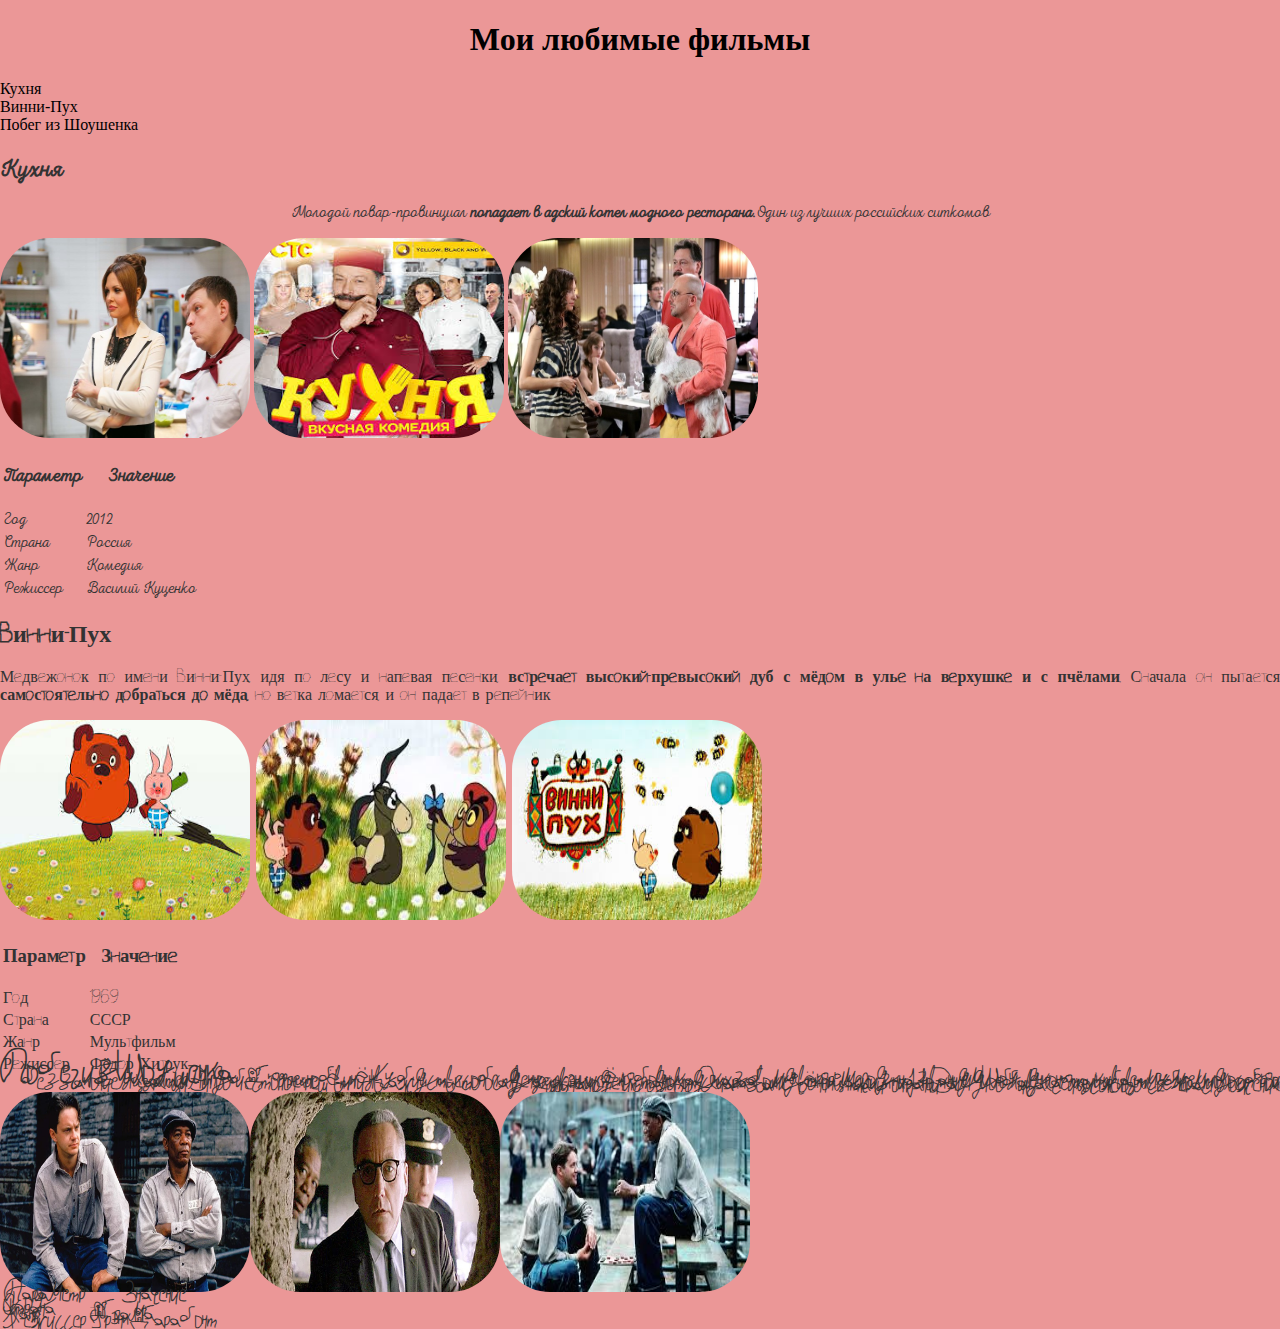
<file: лр5/<!DOCTYPE html>.html>
<!DOCTYPE html>
<html lang="ru">
<head>
    <meta charset="UTF-8">
    <meta name="viewport" content="width=device-width, initial-scale=1.0">
    <title>Мои любимые фильмы</title>
    <link rel="stylesheet" href="style.css">
</head>
<body>
<h1>Мои любимые фильмы</h1>
<ul>
    <li><a href="#film1">Кухня</a></li>
    <li><a href="#film2">Винни-Пух</a></li>
    <li><a href="#film3"> Побег из Шоушенка</a></li>
</ul>

<div id="film1" class="film">
    <h2>Кухня</h2>
    <p>Молодой повар-провинциал<span class="highlight"> попадает в адский котел модного ресторана.</span>Один из лучших российских ситкомов</p>
    <img src="123.jpg">
    <img src="film1-image2.jpg" >
    <img src="456.jpg" >
    <table>
        <tr>
            <th><h3>Параметр</h3></th>
            <th><h3>Значение</h3></th>
        </tr>
        <tr>
            <td>Год</td>
            <td>2012</td>
        </tr>
        <tr>
            <td>Страна</td>
            <td>Россия</td>
        </tr>
        <tr>
            <td>Жанр</td>
            <td>Комедия</td>
        </tr>
        <tr>
            <td>Режиссер</td>
            <td>Василий Куценко</td>
        </tr>
    </table>
</div>

<div id="film2" class="film">
    <h2>Винни-Пух</h2>
    <p>
        Медвежонок по имени Винни-Пух, идя по лесу и напевая песенки, <b>встречает высокий-превысокий дуб с мёдом в улье на верхушке и с пчёлами.</b> 
        Сначала он пытается <strong>самостоятельно добраться до мёда,</strong> но ветка ломается, и он падает в репейник.
        
        </p>
    <img src="images.jpg" >
    <img src="images2.jpg">
    <img src="images3.jpg">
    <table>
        <tr>
            <th><h3>Параметр</h3></th>
            <th><h3>Значение</h3></th>
        </tr>
        <tr>
            <td>Год</td>
            <td>1969</td>
        </tr>
        <tr>
            <td>Страна</td>
            <td>СССР</td>
        </tr>
        <tr>
            <td>Жанр</td>
            <td>Мультфильм</td>
        </tr>
        <tr>
            <td>Режиссер</td>
            <td>Фёдор Хитрук</td>
        </tr>
    </table>
</div>

<div id="film3" class="film">
    <h2>Побег из Шоушенка</h2>
    <p>Бухгалтер <b>Энди Дюфрейн обвинён</b> в убийстве собственной жены и её любовника. Оказавшись в тюрьме под названием Шоушенк, он сталкивается с жестокостью и беззаконием, царящими по обе стороны решётки. Каждый, кто попадает в эти стены, становится их рабом до конца жизни. Но Энди, обладающий живым умом и доброй душой, находит подход как к заключённым, так и к охранникам, добиваясь их особого к себе расположения.</p>
    <img src="1.jpg">
    <img src="2.jpg">
    <img src="3.jpg">
    <table>
        <tr>
            <th><h3>Параметр</h3></th>
            <th><h3>Значение</h3></th>
        </tr>
        <tr>
            <td>Год</td>
            <td>1994</td>
        </tr>
        <tr>
            <td>Страна</td>
            <td>USA</td>
        </tr>
        <tr>
            <td>Жанр</td>
            <td>Драма</td>
        </tr>
        <tr>
            <td>Режиссер</td>
            <td>Фрэнк Дарабонт</td>
        </tr>
    </table>
</div>

</body>
</html>
</file>
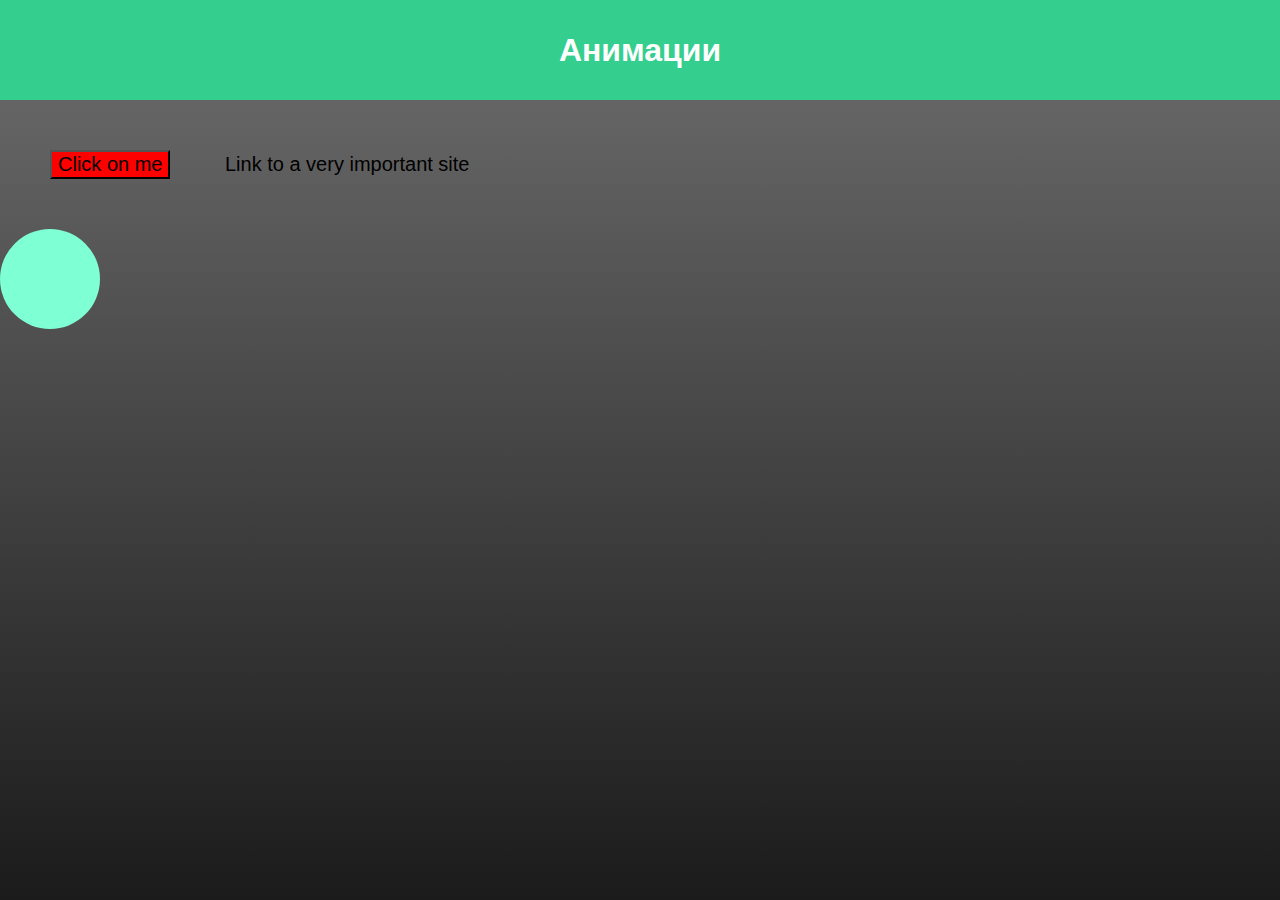
<file: лр6/6_lab_EVT.html>
<!DOCTYPE html>
<html lang="en">
<head>
    <meta charset="UTF-8">
    <meta http-equiv="X-UA-Compatible" content="IE=edge">
    <meta name="viewport" content="width=device-width, initial-scale=1.0">
    <link rel="stylesheet" href="style.css">
    <title>Анимации</title>
</head>
<body>
    <header>
        <h1>Анимации</h1>
    </header>
    <button onclick="resetPendulum()">Click on me</button>
    <a href="dop.html">Link to a very important site</a>  
    <div class="ball"></div>    
   

</body>                                                                                           
</html>
</file>
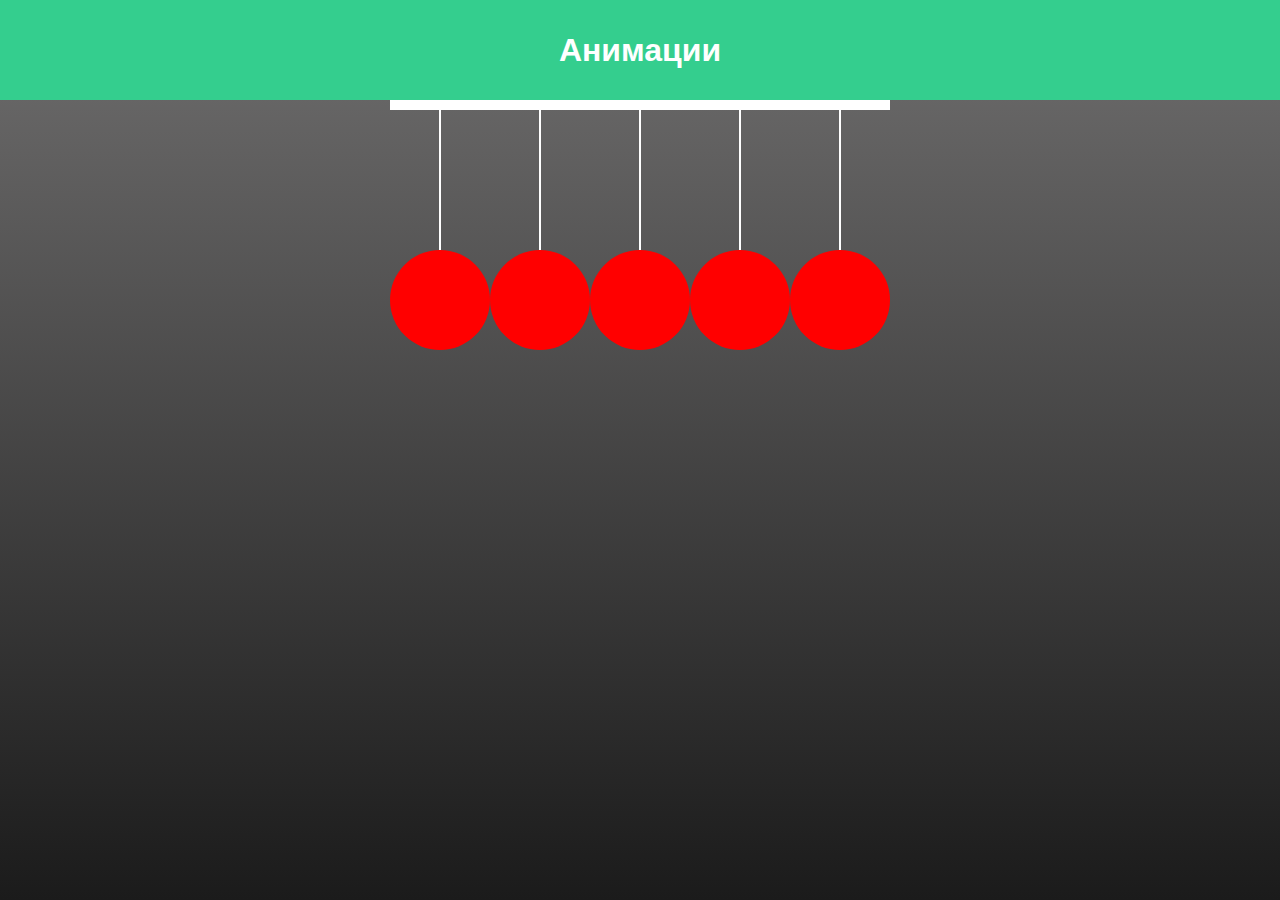
<file: лр6/dop.html>
<!DOCTYPE html>
<html lang="ru">
<head>
    <meta charset="UTF-8">
    <meta http-equiv="X-UA-Compatible" content="IE=edge">
    <meta name="viewport" content="width=device-width, initial-scale=1.0">

    <link rel="stylesheet" href="style_dop.css">
    <title>Анимации</title>
    
</head>
<body>
    <header>
        <h1>Анимации</h1>
    </header>
    <div class="construction">
        <div class="pendulum">
            <div class="ball"></div>
        </div>
        <div class="pendulum">
            <div class="ball"></div>
        </div>
        <div class="pendulum">
            <div class="ball"></div>
        </div>
        <div class="pendulum">
            <div class="ball"></div>
        </div>
        <div class="pendulum">
            <div class="ball"></div>
        </div>
    </div>
</body>
</html>
</file>
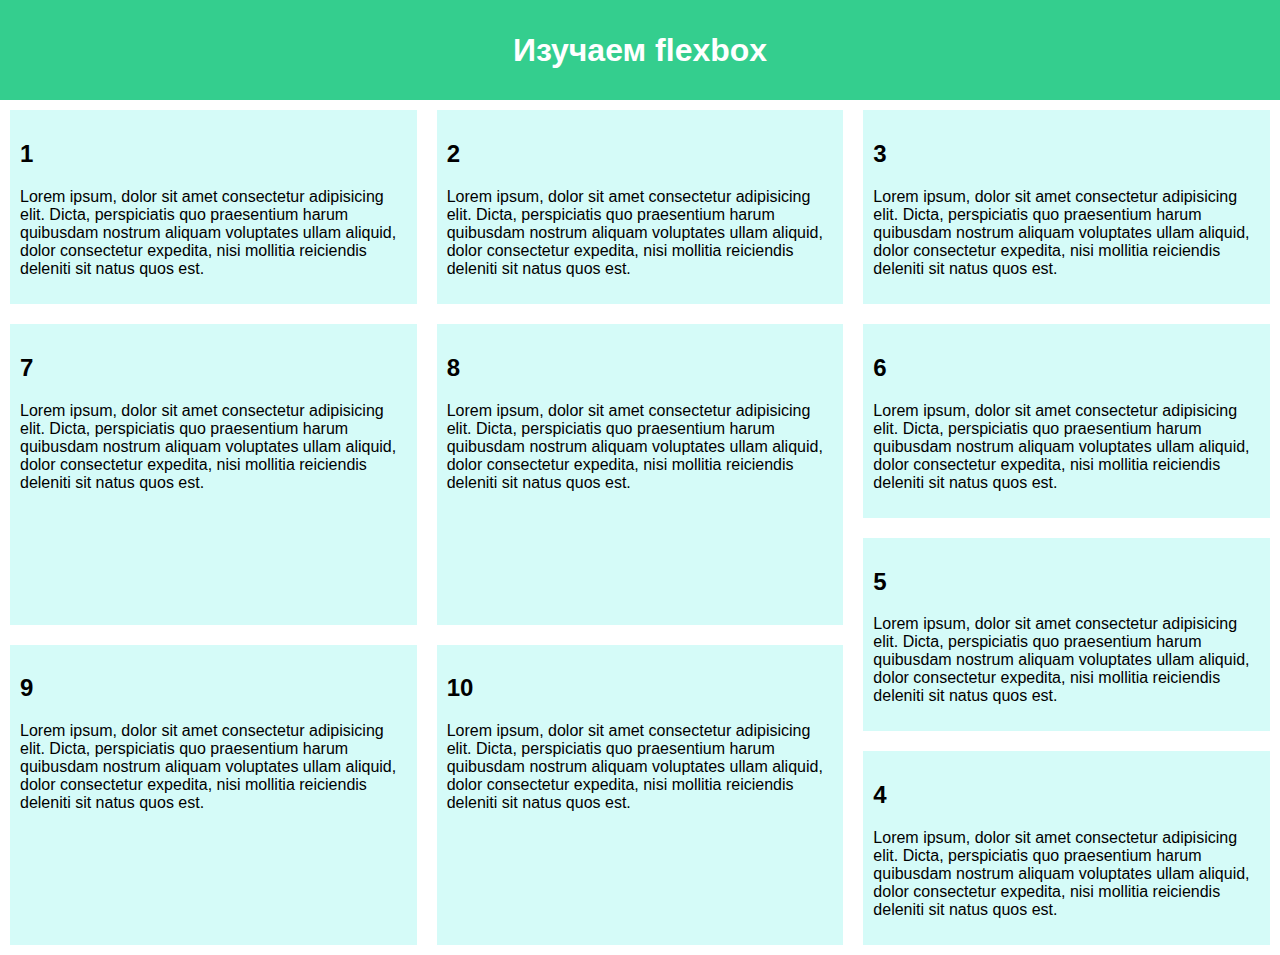
<file: лр7/EVT_lab7.html>
<!DOCTYPE html>
<html lang="en">
<head>
    <meta charset="UTF-8">
    <meta http-equiv="X-UA-Compatible" content="IE=edge">
    <meta name="viewport" content="width=device-width, initial-scale=1.0">
    <link rel="stylesheet" href="style.css">
    <title>Flex</title>
</head>
<body>
    <header>
        <h1>Изучаем flexbox</h1>
    </header>
    <div class="in_a_row">
        <article>
            <h2>1</h2>
            <p>Lorem ipsum, dolor sit amet consectetur adipisicing elit. Dicta, perspiciatis quo praesentium harum quibusdam nostrum aliquam voluptates ullam aliquid, dolor consectetur expedita, nisi mollitia reiciendis deleniti sit natus quos est.
            </p>
        </article>
        <article>
            <h2>2</h2>
            <p>
                Lorem ipsum, dolor sit amet consectetur adipisicing elit. Dicta, perspiciatis quo praesentium harum quibusdam nostrum aliquam voluptates ullam aliquid, dolor consectetur expedita, nisi mollitia reiciendis deleniti sit natus quos est.
            </p>
        </article>
        <article>
            <h2>3</h2>
            <p>
                Lorem ipsum, dolor sit amet consectetur adipisicing elit. Dicta, perspiciatis quo praesentium harum quibusdam nostrum aliquam voluptates ullam aliquid, dolor consectetur expedita, nisi mollitia reiciendis deleniti sit natus quos est.
            </p>
        </article>
    </div>
    <div class="bigger_flex">
        <div class="in_a_column">
            <article>
                <h2>4</h2>
                <p>
                    Lorem ipsum, dolor sit amet consectetur adipisicing elit. Dicta, perspiciatis quo praesentium harum quibusdam nostrum aliquam voluptates ullam aliquid, dolor consectetur expedita, nisi mollitia reiciendis deleniti sit natus quos est.
                </p>
            </article>
            <article>
                <h2>5</h2>
                <p>
                    Lorem ipsum, dolor sit amet consectetur adipisicing elit. Dicta, perspiciatis quo praesentium harum quibusdam nostrum aliquam voluptates ullam aliquid, dolor consectetur expedita, nisi mollitia reiciendis deleniti sit natus quos est.
                </p>
            </article>
            <article>
                <h2>6</h2>
                <p>
                    Lorem ipsum, dolor sit amet consectetur adipisicing elit. Dicta, perspiciatis quo praesentium harum quibusdam nostrum aliquam voluptates ullam aliquid, dolor consectetur expedita, nisi mollitia reiciendis deleniti sit natus quos est.
                </p>
            </article>
        </div>
        <div class="row_in_column">
            <div class="in_sec_row">
                <article>
                    <h2>7</h2>
                    <p>
                        Lorem ipsum, dolor sit amet consectetur adipisicing elit. Dicta, perspiciatis quo praesentium harum quibusdam nostrum aliquam voluptates ullam aliquid, dolor consectetur expedita, nisi mollitia reiciendis deleniti sit natus quos est.
                    </p>
                </article>
                <article>
                    <h2>8</h2>
                    <p>
                        Lorem ipsum, dolor sit amet consectetur adipisicing elit. Dicta, perspiciatis quo praesentium harum quibusdam nostrum aliquam voluptates ullam aliquid, dolor consectetur expedita, nisi mollitia reiciendis deleniti sit natus quos est.
                    </p>
                </article>
            </div>
            <div class="in_sec_row">
                <article>
                    <h2>9</h2>
                    <p>
                        Lorem ipsum, dolor sit amet consectetur adipisicing elit. Dicta, perspiciatis quo praesentium harum quibusdam nostrum aliquam voluptates ullam aliquid, dolor consectetur expedita, nisi mollitia reiciendis deleniti sit natus quos est.
                    </p>
                </article>
                <article>
                    <h2>10</h2>
                    <p>
                        Lorem ipsum, dolor sit amet consectetur adipisicing elit. Dicta, perspiciatis quo praesentium harum quibusdam nostrum aliquam voluptates ullam aliquid, dolor consectetur expedita, nisi mollitia reiciendis deleniti sit natus quos est.
                    </p>
                </article>
            </div>
        </div>
    </div>
</body>
</html>
</file>
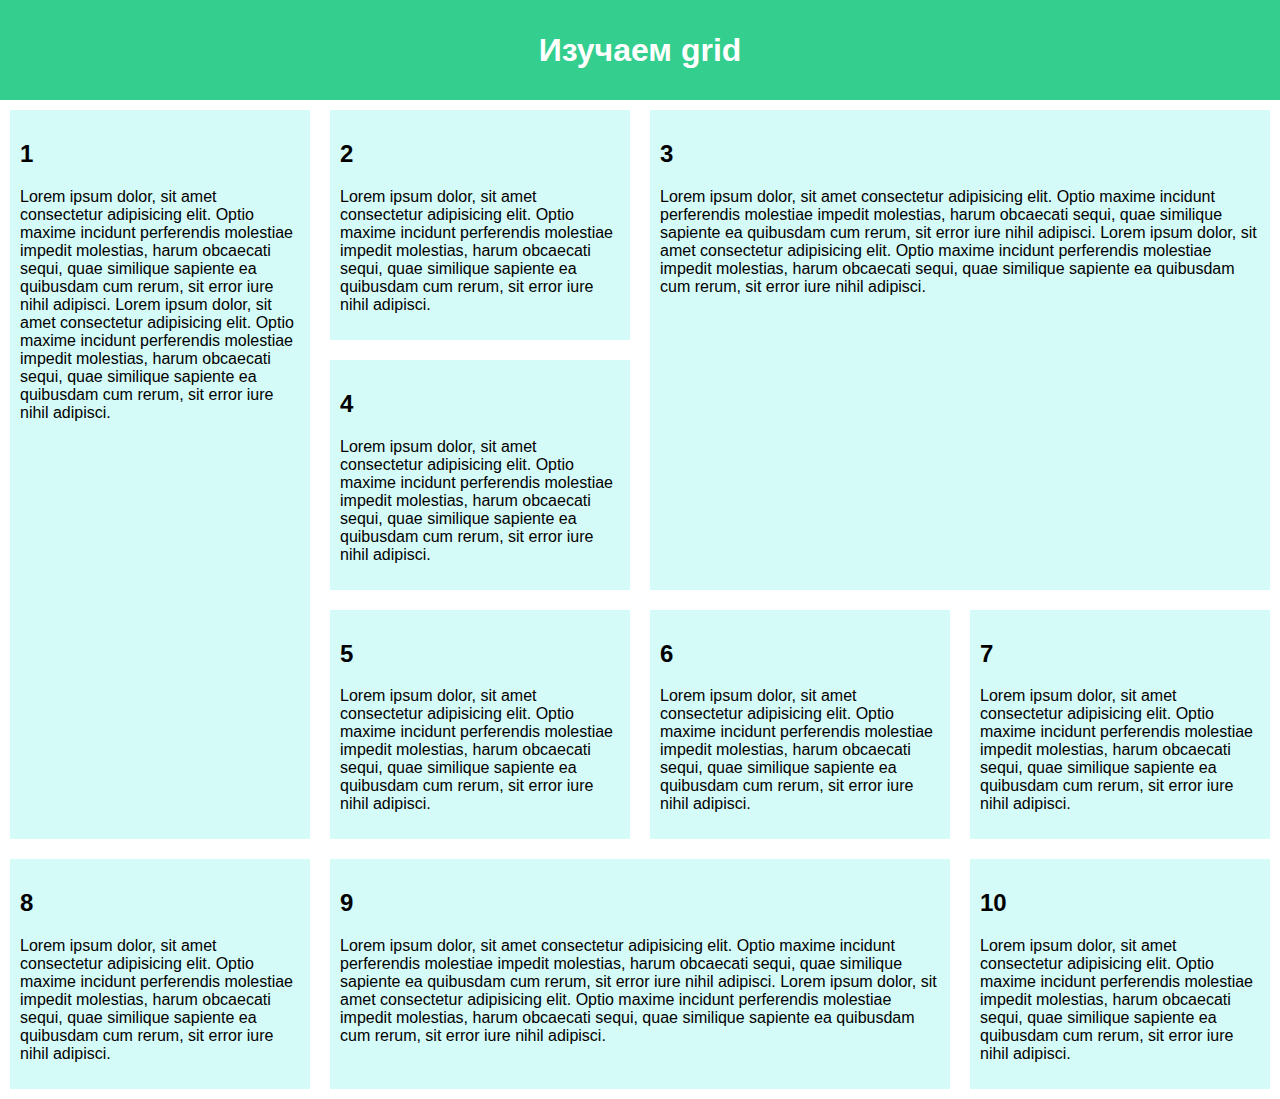
<file: лр8/EVT_lab8.html>
<!DOCTYPE html>
<html lang="en">
<head>
    <meta charset="UTF-8">
    <meta http-equiv="X-UA-Compatible" content="IE=edge">
    <meta name="viewport" content="width=device-width, initial-scale=1.0">
    <link rel="stylesheet" href="style.css">
    <title>grid</title>
</head>
<body>
    <header>
        <h1>Изучаем grid</h1>
    </header>
    <div class="grid">
        <article>
            <h2>1</h2>
            <p>Lorem ipsum dolor, sit amet consectetur adipisicing elit. Optio maxime incidunt perferendis molestiae impedit molestias, harum obcaecati sequi, quae similique sapiente ea quibusdam cum rerum, sit error iure nihil adipisci.
                Lorem ipsum dolor, sit amet consectetur adipisicing elit. Optio maxime incidunt perferendis molestiae impedit molestias, harum obcaecati sequi, quae similique sapiente ea quibusdam cum rerum, sit error iure nihil adipisci.</p>
        </article>
        <article>
            <h2>2</h2>
            <p>Lorem ipsum dolor, sit amet consectetur adipisicing elit. Optio maxime incidunt perferendis molestiae impedit molestias, harum obcaecati sequi, quae similique sapiente ea quibusdam cum rerum, sit error iure nihil adipisci.
            </p>
        </article>
        <article>
            <h2>3</h2>
            <p>Lorem ipsum dolor, sit amet consectetur adipisicing elit. Optio maxime incidunt perferendis molestiae impedit molestias, harum obcaecati sequi, quae similique sapiente ea quibusdam cum rerum, sit error iure nihil adipisci.
                Lorem ipsum dolor, sit amet consectetur adipisicing elit. Optio maxime incidunt perferendis molestiae impedit molestias, harum obcaecati sequi, quae similique sapiente ea quibusdam cum rerum, sit error iure nihil adipisci.</p>
        </article>
        <article>
            <h2>4</h2>
            <p>Lorem ipsum dolor, sit amet consectetur adipisicing elit. Optio maxime incidunt perferendis molestiae impedit molestias, harum obcaecati sequi, quae similique sapiente ea quibusdam cum rerum, sit error iure nihil adipisci.
            </p>
        </article>
        <article>
            <h2>5</h2>
            <p>Lorem ipsum dolor, sit amet consectetur adipisicing elit. Optio maxime incidunt perferendis molestiae impedit molestias, harum obcaecati sequi, quae similique sapiente ea quibusdam cum rerum, sit error iure nihil adipisci.
            </p>
        </article>
        <article>
            <h2>6</h2>
            <p>Lorem ipsum dolor, sit amet consectetur adipisicing elit. Optio maxime incidunt perferendis molestiae impedit molestias, harum obcaecati sequi, quae similique sapiente ea quibusdam cum rerum, sit error iure nihil adipisci.
            </p>
        </article>
        <article>
            <h2>7</h2>
            <p>Lorem ipsum dolor, sit amet consectetur adipisicing elit. Optio maxime incidunt perferendis molestiae impedit molestias, harum obcaecati sequi, quae similique sapiente ea quibusdam cum rerum, sit error iure nihil adipisci.
            </p>
        </article>
        <article>
            <h2>8</h2>
            <p>Lorem ipsum dolor, sit amet consectetur adipisicing elit. Optio maxime incidunt perferendis molestiae impedit molestias, harum obcaecati sequi, quae similique sapiente ea quibusdam cum rerum, sit error iure nihil adipisci.
            </p>
        </article>
        <article>
            <h2>9</h2>
            <p>Lorem ipsum dolor, sit amet consectetur adipisicing elit. Optio maxime incidunt perferendis molestiae impedit molestias, harum obcaecati sequi, quae similique sapiente ea quibusdam cum rerum, sit error iure nihil adipisci.
                Lorem ipsum dolor, sit amet consectetur adipisicing elit. Optio maxime incidunt perferendis molestiae impedit molestias, harum obcaecati sequi, quae similique sapiente ea quibusdam cum rerum, sit error iure nihil adipisci.</p>
        </article>
        <article>
            <h2>10</h2>
            <p>Lorem ipsum dolor, sit amet consectetur adipisicing elit. Optio maxime incidunt perferendis molestiae impedit molestias, harum obcaecati sequi, quae similique sapiente ea quibusdam cum rerum, sit error iure nihil adipisci.
            </p>
        </article>
    </div>   
       
      
</body>
</html>
</file>
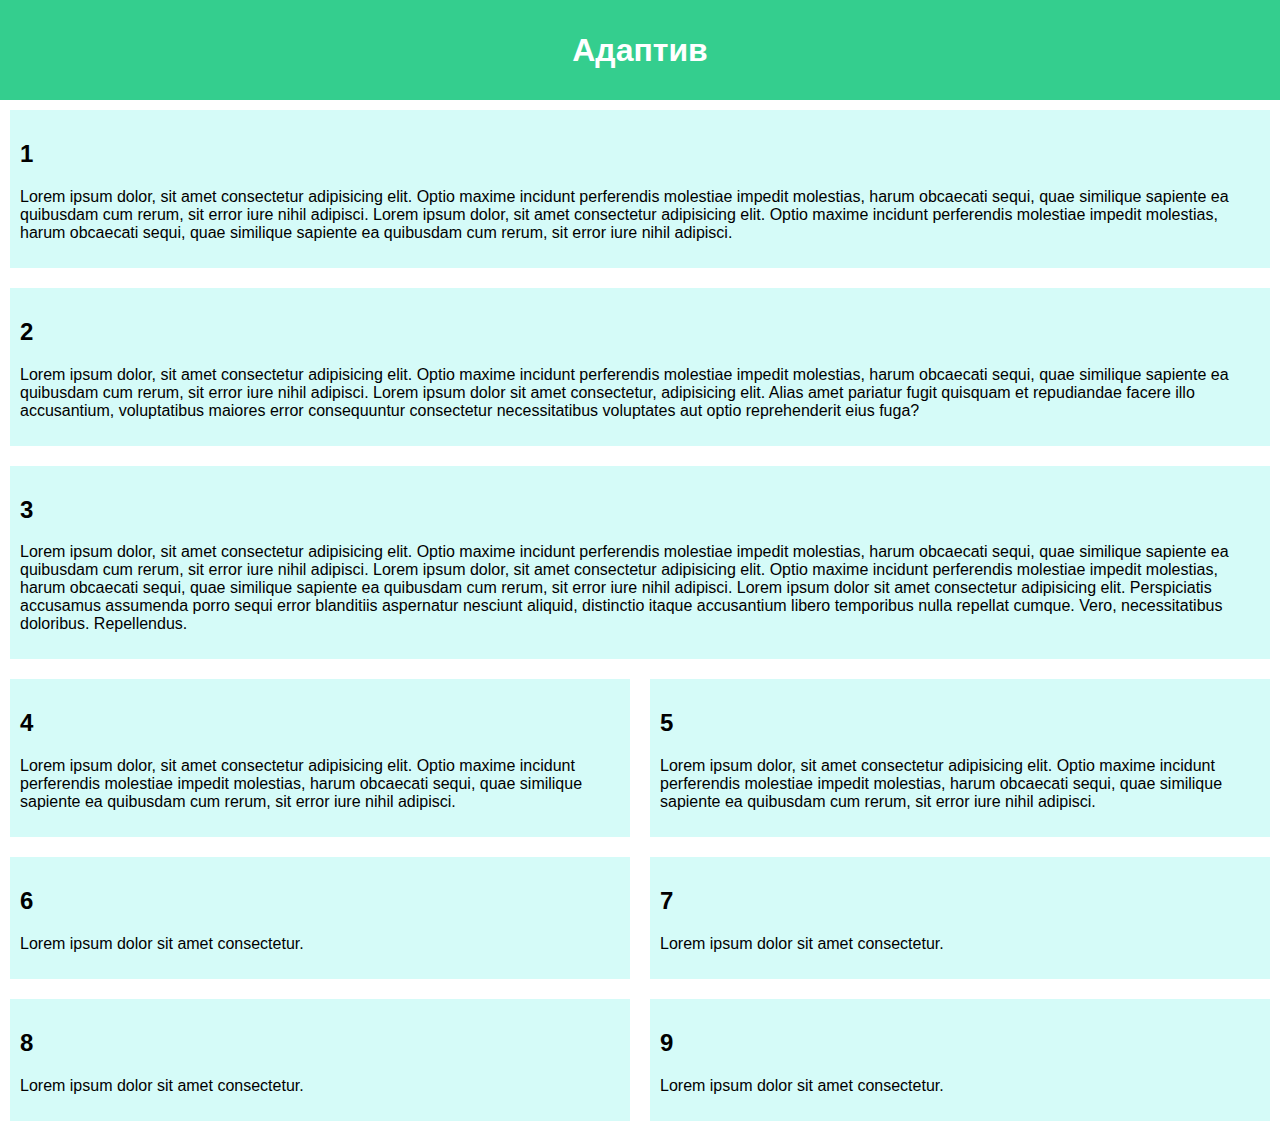
<file: лр9/EVT_lab9.html>
<!DOCTYPE html>
<html lang="en">
<head>
    <meta charset="UTF-8">
    <meta http-equiv="X-UA-Compatible" content="IE=edge">
    <meta name="viewport" content="width=device-width, initial-scale=1.0">
    <link rel="stylesheet" href="style.css">
    <title>Адаптив</title>
</head>
<body>
    <header>
        <h1>Адаптив</h1>
    </header>
    <div class="adaptive">
        <article>
            <h2>1</h2>
            <p>Lorem ipsum dolor, sit amet consectetur adipisicing elit. Optio maxime incidunt perferendis molestiae impedit molestias, harum obcaecati sequi, quae similique sapiente ea quibusdam cum rerum, sit error iure nihil adipisci.
                Lorem ipsum dolor, sit amet consectetur adipisicing elit. Optio maxime incidunt perferendis molestiae impedit molestias, harum obcaecati sequi, quae similique sapiente ea quibusdam cum rerum, sit error iure nihil adipisci.</p>
        </article>
        <article>
            <h2>2</h2>
            <p>Lorem ipsum dolor, sit amet consectetur adipisicing elit. Optio maxime incidunt perferendis molestiae impedit molestias, harum obcaecati sequi, quae similique sapiente ea quibusdam cum rerum, sit error iure nihil adipisci.
            Lorem ipsum dolor sit amet consectetur, adipisicing elit. Alias amet pariatur fugit quisquam et repudiandae facere illo accusantium, voluptatibus maiores error consequuntur consectetur necessitatibus voluptates aut optio reprehenderit eius fuga?
        </p>
        </article>
        <article>
            <h2>3</h2>
            <p>Lorem ipsum dolor, sit amet consectetur adipisicing elit. Optio maxime incidunt perferendis molestiae impedit molestias, harum obcaecati sequi, quae similique sapiente ea quibusdam cum rerum, sit error iure nihil adipisci.
                Lorem ipsum dolor, sit amet consectetur adipisicing elit. Optio maxime incidunt perferendis molestiae impedit molestias, harum obcaecati sequi, quae similique sapiente ea quibusdam cum rerum, sit error iure nihil adipisci.
            Lorem ipsum dolor sit amet consectetur adipisicing elit. Perspiciatis accusamus assumenda porro sequi error blanditiis aspernatur nesciunt aliquid, distinctio itaque accusantium libero temporibus nulla repellat cumque. Vero, necessitatibus doloribus. Repellendus.
        </p>
        </article>
        <article>
            <h2>4</h2>
            <p>Lorem ipsum dolor, sit amet consectetur adipisicing elit. Optio maxime incidunt perferendis molestiae impedit molestias, harum obcaecati sequi, quae similique sapiente ea quibusdam cum rerum, sit error iure nihil adipisci.
            </p>
        </article>
        <article>
            <h2>5</h2>
            <p>Lorem ipsum dolor, sit amet consectetur adipisicing elit. Optio maxime incidunt perferendis molestiae impedit molestias, harum obcaecati sequi, quae similique sapiente ea quibusdam cum rerum, sit error iure nihil adipisci.
            </p>
        </article>
        <article>
            <h2>6</h2>
            <p> Lorem ipsum dolor sit amet consectetur.
            </p>
        </article>
        <article>
            <h2>7</h2>
            <p>Lorem ipsum dolor sit amet consectetur.
            </p>
        </article>
        <article>
            <h2>8</h2>
            <p>Lorem ipsum dolor sit amet consectetur.
            </p>
        </article>
        <article>
            <h2>9</h2>
            <p>Lorem ipsum dolor sit amet consectetur.
            </p>
        </article>
    </div>       
      
</body>
</html>
</file>
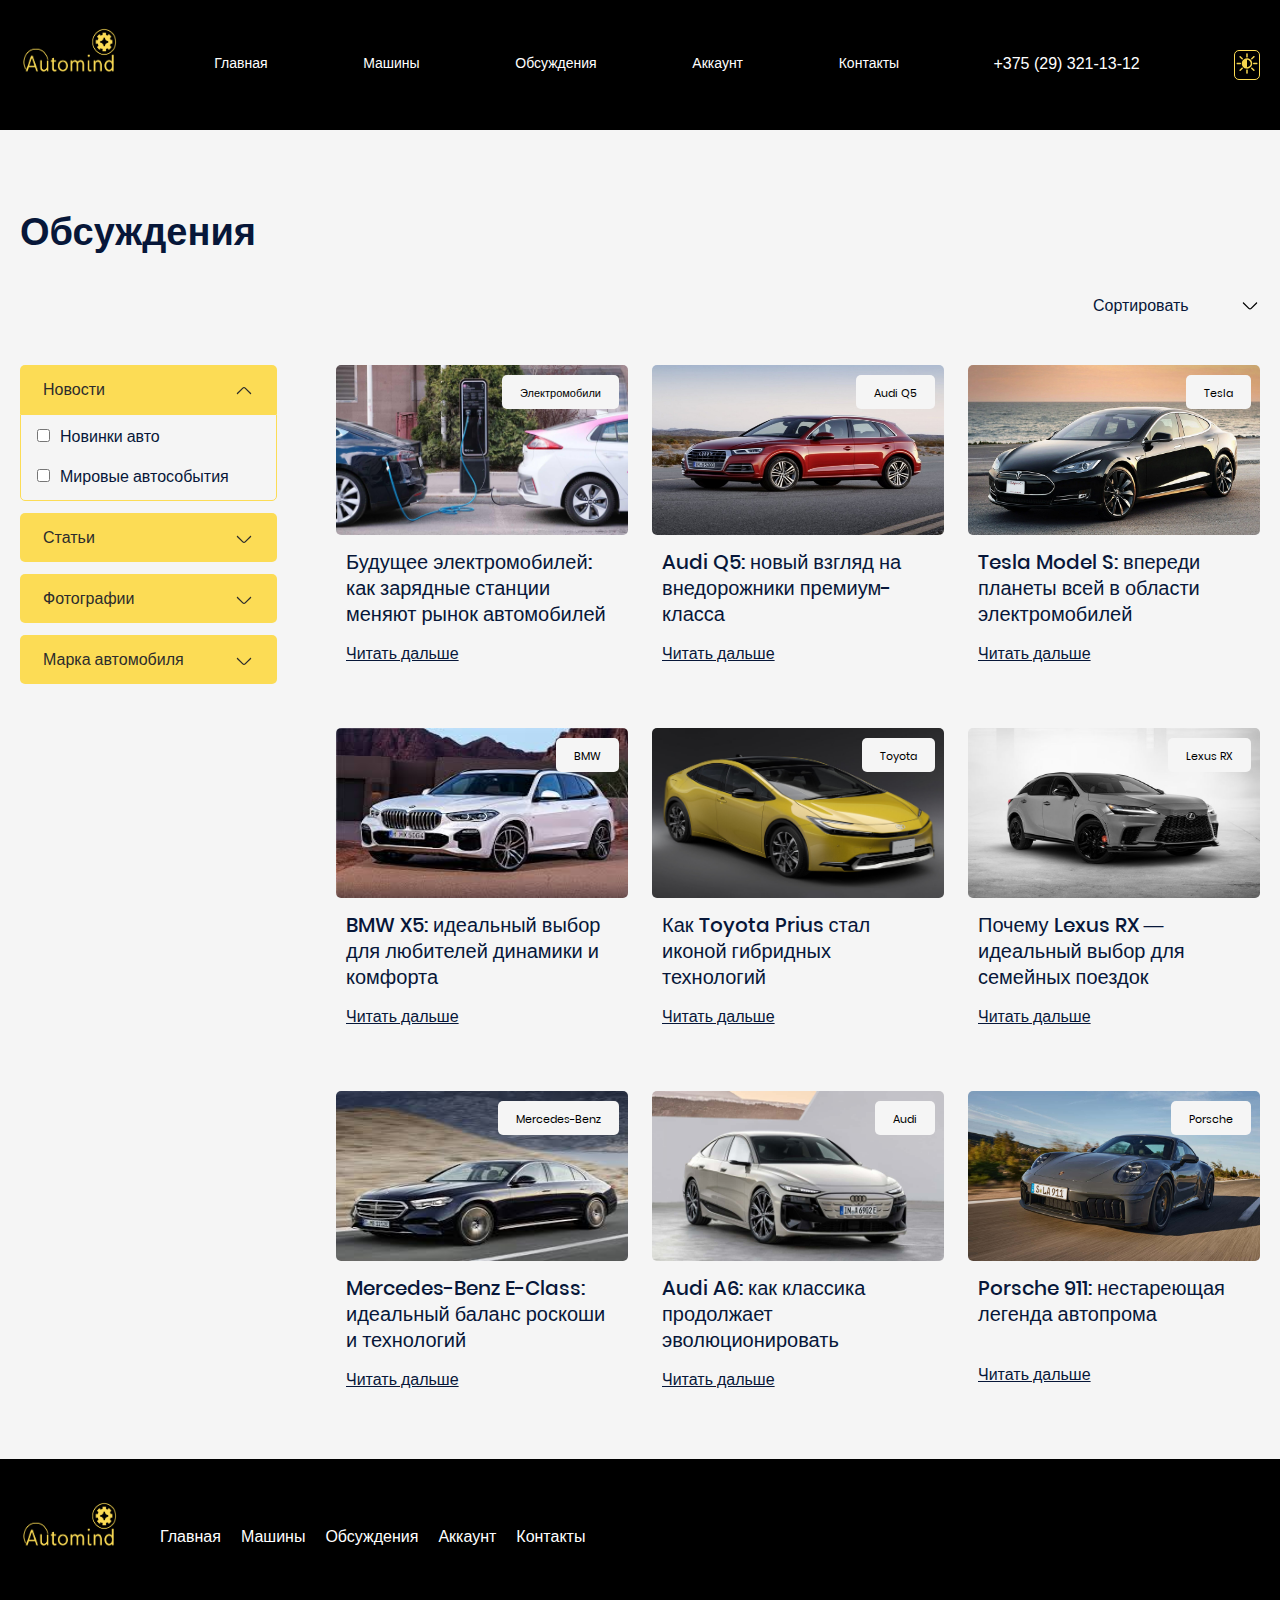
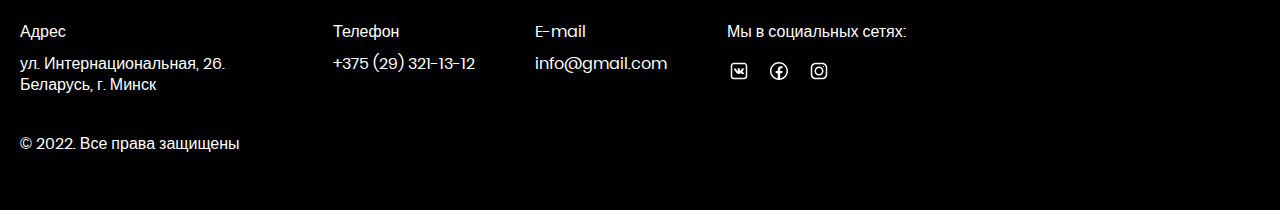
<file: AUTO/pages/blog.html>
<!DOCTYPE html>
<html lang="ru">
<head>
    <meta charset="UTF-8">
    <title>Обсуждения</title>
    <link rel="stylesheet" href="../css/global.css">
    <link rel="stylesheet" href="../css/style.css">
    <link rel="stylesheet" href="../css/footer.css">
    <link rel="stylesheet" href="../css/blog.css">
    <link rel="stylesheet" href="../css/adaptive.css">
    <meta name="viewport" content="width=device-width, initial-scale=1.0">
</head>
<body>
<header class="header">
    <div class="container">
        <div class="logo">
            <img src="../images/logo.png" alt="Логотип">
        </div>
        <nav class="menu" id="menu">
            <div class="close" id="close-menu">
                <svg id="Layer_1" xmlns="http://www.w3.org/2000/svg"
                     x="0px" y="0px"
                     viewBox="0 0 492 492" xml:space="preserve">
<g>
	<g>
		<path d="M300.188,246L484.14,62.04c5.06-5.064,7.852-11.82,7.86-19.024c0-7.208-2.792-13.972-7.86-19.028L468.02,7.872
			c-5.068-5.076-11.824-7.856-19.036-7.856c-7.2,0-13.956,2.78-19.024,7.856L246.008,191.82L62.048,7.872
			c-5.06-5.076-11.82-7.856-19.028-7.856c-7.2,0-13.96,2.78-19.02,7.856L7.872,23.988c-10.496,10.496-10.496,27.568,0,38.052
			L191.828,246L7.872,429.952c-5.064,5.072-7.852,11.828-7.852,19.032c0,7.204,2.788,13.96,7.852,19.028l16.124,16.116
			c5.06,5.072,11.824,7.856,19.02,7.856c7.208,0,13.968-2.784,19.028-7.856l183.96-183.952l183.952,183.952
			c5.068,5.072,11.824,7.856,19.024,7.856h0.008c7.204,0,13.96-2.784,19.028-7.856l16.12-16.116
			c5.06-5.064,7.852-11.824,7.852-19.028c0-7.204-2.792-13.96-7.852-19.028L300.188,246z"/>
	</g>
</g>
</svg>
            </div>
            <ul>
                <li class="menu-item">
                    <a href="../index.html#main">Главная</a>
                </li>
                <li class="menu-item">
                    <a href="catalog.html">Машины</a>
                </li>
                <li class="menu-item">
                    <a href="blog.html">Обсуждения</a>
                </li>
                <li class="menu-item">
                    <a href="login.html">Аккаунт</a>
                </li>
                <li class="menu-item">
                    <a href="contacts.html">Контакты</a>
                </li>
            </ul>
        </nav>
        <a class="phone" href="tel:+375293211312">
            +375 (29) 321-13-12
        </a>
        <button class="theme" id="theme-toggle" aria-label="Switch theme">
            <!-- SVG для светлой темы (солнце) -->
            <svg id="sun-icon" width="24" height="25" viewBox="0 0 53 52" fill="none" xmlns="http://www.w3.org/2000/svg">
                <path d="M26.5 14.625C24.207 14.625 21.9654 15.2921 20.0589 16.542C18.1523 17.7919 16.6663 19.5685 15.7888 21.647C14.9113 23.7255 14.6817 26.0126 15.129 28.2192C15.5764 30.4257 16.6806 32.4525 18.302 34.0433C19.9234 35.6342 21.9892 36.7175 24.2382 37.1564C26.4871 37.5953 28.8183 37.3701 30.9367 36.5091C33.0552 35.6482 34.8659 34.1902 36.1399 32.3196C37.4138 30.449 38.0938 28.2498 38.0938 26C38.0938 22.9832 36.8723 20.0899 34.698 17.9567C32.5238 15.8234 29.5749 14.625 26.5 14.625ZM26.5 34.125V17.875C28.6963 17.875 30.8027 18.731 32.3557 20.2548C33.9088 21.7785 34.7813 23.8451 34.7813 26C34.7813 28.1549 33.9088 30.2215 32.3557 31.7452C30.8027 33.269 28.6963 34.125 26.5 34.125Z" fill="url(#paint0_linear_2147_2357)"/>
                <path d="M26.5 13C26.9393 13 27.3605 12.8288 27.6711 12.524C27.9818 12.2193 28.1562 11.806 28.1562 11.375V4.875C28.1562 4.44402 27.9818 4.0307 27.6711 3.72595C27.3605 3.4212 26.9393 3.25 26.5 3.25C26.0607 3.25 25.6395 3.4212 25.3289 3.72595C25.0182 4.0307 24.8438 4.44402 24.8438 4.875V11.375C24.8438 11.806 25.0182 12.2193 25.3289 12.524C25.6395 12.8288 26.0607 13 26.5 13Z" fill="url(#paint1_linear_2147_2357)"/>
                <path d="M14.7886 16.8022C15.0989 17.1049 15.5187 17.2748 15.9562 17.2748C16.3938 17.2748 16.8136 17.1049 17.1239 16.8022C17.4324 16.4978 17.6055 16.0859 17.6055 15.6566C17.6055 15.2273 17.4324 14.8154 17.1239 14.511L12.4367 9.91223C12.1199 9.64601 11.7123 9.5069 11.2955 9.5227C10.8786 9.53849 10.4832 9.70803 10.1882 9.99744C9.89326 10.2868 9.72046 10.6748 9.70436 11.0838C9.68826 11.4927 9.83004 11.8926 10.1014 12.2035L14.7886 16.8022Z" fill="url(#paint2_linear_2147_2357)"/>
                <path d="M13.25 26C13.25 25.569 13.0755 25.1557 12.7649 24.851C12.4543 24.5462 12.033 24.375 11.5938 24.375H4.96875C4.52949 24.375 4.10821 24.5462 3.7976 24.851C3.487 25.1557 3.3125 25.569 3.3125 26C3.3125 26.431 3.487 26.8443 3.7976 27.149C4.10821 27.4538 4.52949 27.625 4.96875 27.625H11.5938C12.033 27.625 12.4543 27.4538 12.7649 27.149C13.0755 26.8443 13.25 26.431 13.25 26Z" fill="url(#paint3_linear_2147_2357)"/>
                <path d="M14.7899 35.1974L10.1027 39.7961C9.79424 40.1006 9.62109 40.5125 9.62109 40.9418C9.62109 41.3711 9.79424 41.7829 10.1027 42.0874C10.2575 42.238 10.441 42.3571 10.6428 42.438C10.8446 42.5189 11.0607 42.5599 11.2787 42.5586C11.7132 42.5568 12.1295 42.3876 12.438 42.0874L17.1252 37.4886C17.3966 37.1778 17.5383 36.7779 17.5222 36.3689C17.5061 35.9599 17.3333 35.572 17.0384 35.2826C16.7434 34.9932 16.348 34.8236 15.9312 34.8079C15.5143 34.7921 15.1067 34.9312 14.7899 35.1974Z" fill="url(#paint4_linear_2147_2357)"/>
                <path d="M26.5 39C26.0607 39 25.6395 39.1712 25.3289 39.476C25.0182 39.7807 24.8438 40.194 24.8438 40.625V47.125C24.8438 47.556 25.0182 47.9693 25.3289 48.274C25.6395 48.5788 26.0607 48.75 26.5 48.75C26.9393 48.75 27.3605 48.5788 27.6711 48.274C27.9818 47.9693 28.1562 47.556 28.1562 47.125V40.625C28.1562 40.194 27.9818 39.7807 27.6711 39.476C27.3605 39.1712 26.9393 39 26.5 39Z" fill="url(#paint5_linear_2147_2357)"/>
                <path d="M38.2101 35.1974C37.8933 34.9312 37.4857 34.7921 37.0689 34.8079C36.6521 34.8236 36.2566 34.9932 35.9617 35.2826C35.6667 35.572 35.4939 35.9599 35.4778 36.3689C35.4617 36.7779 35.6035 37.1778 35.8748 37.4886L40.562 42.0874C40.8705 42.3876 41.2869 42.5568 41.7214 42.5586C41.9394 42.5599 42.1554 42.5189 42.3572 42.438C42.559 42.3571 42.7426 42.238 42.8973 42.0874C43.2058 41.7829 43.3789 41.3711 43.3789 40.9418C43.3789 40.5125 43.2058 40.1006 42.8973 39.7961L38.2101 35.1974Z" fill="url(#paint6_linear_2147_2357)"/>
                <path d="M48.0312 24.375H41.4062C40.967 24.375 40.5457 24.5462 40.2351 24.851C39.9245 25.1557 39.75 25.569 39.75 26C39.75 26.431 39.9245 26.8443 40.2351 27.149C40.5457 27.4538 40.967 27.625 41.4062 27.625H48.0312C48.4705 27.625 48.8918 27.4538 49.2024 27.149C49.513 26.8443 49.6875 26.431 49.6875 26C49.6875 25.569 49.513 25.1557 49.2024 24.851C48.8918 24.5462 48.4705 24.375 48.0312 24.375Z" fill="url(#paint7_linear_2147_2357)"/>
                <path d="M37.0355 17.2902C37.2547 17.2893 37.4714 17.2458 37.6733 17.1621C37.8752 17.0784 38.0581 16.9563 38.2115 16.8027L42.8987 12.204C43.072 12.0583 43.2129 11.879 43.3123 11.6774C43.4117 11.4758 43.4675 11.2562 43.4764 11.0324C43.4852 10.8087 43.4467 10.5855 43.3635 10.377C43.2802 10.1684 43.1539 9.97904 42.9925 9.82068C42.8311 9.66231 42.638 9.5384 42.4255 9.4567C42.213 9.375 41.9855 9.33729 41.7574 9.34594C41.5293 9.35458 41.3055 9.40939 41.1 9.50693C40.8945 9.60447 40.7118 9.74263 40.5633 9.91273L35.8762 14.5115C35.5677 14.8159 35.3945 15.2278 35.3945 15.6571C35.3945 16.0864 35.5677 16.4983 35.8762 16.8027C36.182 17.1089 36.5987 17.2841 37.0355 17.2902Z" fill="url(#paint8_linear_2147_2357)"/>
                <defs>
                    <linearGradient id="paint0_linear_2147_2357" x1="0.231878" y1="0.0812499" x2="51.7782" y2="52.9169" gradientUnits="userSpaceOnUse">
                        <stop offset="0" stop-color="#F0D046"/>
                        <stop offset="1" stop-color="#FCDC55"/>
                    </linearGradient>
                    <linearGradient id="paint1_linear_2147_2357" x1="9.34125" y1="-8.79125" x2="60.8879" y2="44.0282" gradientUnits="userSpaceOnUse">
                        <stop offset="0" stop-color="#F0D046"/>
                        <stop offset="1" stop-color="#FCDC55"/>
                    </linearGradient>
                    <linearGradient id="paint2_linear_2147_2357" x1="0.197008" y1="0.129726" x2="51.7271" y2="52.9488" gradientUnits="userSpaceOnUse">
                        <stop offset="0" stop-color="#F0D046"/>
                        <stop offset="1" stop-color="#FCDC55"/>
                    </linearGradient>
                    <linearGradient id="paint3_linear_2147_2357" x1="-8.92719" y1="9.01875" x2="42.6192" y2="61.8544" gradientUnits="userSpaceOnUse">
                        <stop offset="0" stop-color="#F0D046"/>
                        <stop offset="1" stop-color="#FCDC55"/>
                    </linearGradient>
                    <linearGradient id="paint4_linear_2147_2357" x1="-12.6873" y1="12.6911" x2="38.8594" y2="65.5105" gradientUnits="userSpaceOnUse">
                        <stop offset="0" stop-color="#F0D046"/>
                        <stop offset="1" stop-color="#FCDC55"/>
                    </linearGradient>
                    <linearGradient id="paint5_linear_2147_2357" x1="-8.8775" y1="8.97" x2="42.6691" y2="61.7894" gradientUnits="userSpaceOnUse">
                        <stop offset="0" stop-color="#F0D046"/>
                        <stop offset="1" stop-color="#FCDC55"/>
                    </linearGradient>
                    <linearGradient id="paint6_linear_2147_2357" x1="0.282008" y1="0.0486244" x2="51.8121" y2="52.8677" gradientUnits="userSpaceOnUse">
                        <stop offset="0" stop-color="#F0D046"/>
                        <stop offset="1" stop-color="#FCDC55"/>
                    </linearGradient>
                    <linearGradient id="paint7_linear_2147_2357" x1="9.39094" y1="-8.85625" x2="60.9373" y2="43.9794" gradientUnits="userSpaceOnUse">
                        <stop offset="0" stop-color="#F0D046"/>
                        <stop offset="1" stop-color="#FCDC55"/>
                    </linearGradient>
                    <linearGradient id="paint8_linear_2147_2357" x1="13.1524" y1="-12.5123" x2="64.6991" y2="40.3072" gradientUnits="userSpaceOnUse">
                        <stop offset="0" stop-color="#F0D046"/>
                        <stop offset="1" stop-color="#FCDC55"/>
                    </linearGradient>
                </defs>
            </svg>

            <!-- SVG для темной темы (луна) -->
            <svg id="moon-icon" style="display:none;" width="25" height="25" viewBox="0 0 25 25" fill="none" xmlns="http://www.w3.org/2000/svg">
                <g clip-path="url(#clip0_2147_2566)">
                    <path d="M7.34823 18.7868C13.6655 18.7868 18.786 13.6655 18.786 7.34823C18.786 4.54902 17.7774 1.98835 16.1085 0C21.265 1.65535 24.9992 6.48533 24.9992 12.1918C24.9992 19.2655 19.2655 24.9992 12.1918 24.9992C6.48533 24.9992 1.65535 21.265 0 16.1085C1.98835 17.7782 4.54982 18.7868 7.34823 18.7868Z" fill="white"/>
                    <path d="M20.1078 2.13965C21.8208 4.3161 22.8502 7.05608 22.8502 10.0418C22.8502 17.1155 17.1165 22.8492 10.0428 22.8492C7.05706 22.8492 4.31708 21.8198 2.14062 20.1068C4.48437 23.0821 8.11126 24.9992 12.1928 24.9992C19.2665 24.9992 25.0002 19.2655 25.0002 12.1918C25.0002 8.11029 23.0831 4.4842 20.1078 2.13965Z" fill="white"/>
                    <path d="M6.41108 4.99925L7.73024 7.67359L10.6807 8.10183L8.54591 10.183L9.0494 13.1215L6.41108 11.7343L3.77196 13.1215L4.27545 10.183L2.14062 8.10183L5.09112 7.67359L6.41108 4.99925ZM13.8522 4.14355L14.5358 5.52995L16.0654 5.75168L14.9584 6.8307L15.2202 8.35318L13.8522 7.63437L12.4842 8.35318L12.7459 6.8307L11.6389 5.75168L13.1686 5.52995L13.8522 4.14355Z" fill="white"/>
                </g>
                <defs>
                    <clipPath id="clip0_2147_2566">
                        <rect width="25" height="25" fill="white"/>
                    </clipPath>
                </defs>
            </svg>
        </button>
        <div class="burger" id="burger">
            <svg
                    xmlns="http://www.w3.org/2000/svg"
                    width="40px" height="22px">
                <path fill-rule="evenodd" fill="rgb(130, 19, 40)"
                      d="M0.000,-0.000 L40.000,-0.000 L40.000,2.000 L0.000,2.000 L0.000,-0.000 Z"/>
                <path fill-rule="evenodd" fill="rgb(130, 19, 40)"
                      d="M0.000,10.000 L40.000,10.000 L40.000,12.000 L0.000,12.000 L0.000,10.000 Z"/>
                <path fill-rule="evenodd" fill="rgb(130, 19, 40)"
                      d="M0.000,20.000 L40.000,20.000 L40.000,22.000 L0.000,22.000 L0.000,20.000 Z"/>
            </svg>
        </div>
    </div>
</header>
<section class="blog">
    <div class="container">
        <h2 class="blog-title">Обсуждения</h2>
        <div class="blog-sorting">
            <div class="blog-sorting-head">
                <span>Сортировать</span>
                <svg width="20" height="21" viewBox="0 0 20 21" fill="none" xmlns="http://www.w3.org/2000/svg">
                    <path
                            d="M10.0003 14.5C9.41693 14.5 8.83359 14.275 8.39193 13.8334L2.95859 8.40003C2.71693 8.15837 2.71693 7.75837 2.95859 7.5167C3.20026 7.27503 3.60026 7.27503 3.84193 7.5167L9.27526 12.95C9.67526 13.35 10.3253 13.35 10.7253 12.95L16.1586 7.5167C16.4003 7.27503 16.8003 7.27503 17.0419 7.5167C17.2836 7.75837 17.2836 8.15837 17.0419 8.40003L11.6086 13.8334C11.1669 14.275 10.5836 14.5 10.0003 14.5Z"
                            fill="#2C2C2C"/>
                </svg>
            </div>
            <div class="blog-sorting-body">
                <div class="blog-sorting-item">От А до Я</div>
                <div class="blog-sorting-item">От Я до А</div>
                <div class="blog-sorting-item">Самые популярные</div>
                <div class="blog-sorting-item">От новых к старым</div>
                <div class="blog-sorting-item">От старых к новым</div>
            </div>
        </div>
        <div class="blog-layout">
            <aside class="blog-filters">
                <div class="blog-filter open">
                    <div class="blog-filter-head">
                        <span>Новости</span>
                        <svg width="20" height="20" viewBox="0 0 20 20" fill="none" xmlns="http://www.w3.org/2000/svg">
                            <path
                                    d="M9.99974 5.99997C10.5831 5.99997 11.1664 6.22497 11.6081 6.66663L17.0414 12.1C17.2831 12.3416 17.2831 12.7416 17.0414 12.9833C16.7997 13.225 16.3997 13.225 16.1581 12.9833L10.7247 7.54997C10.3247 7.14997 9.67474 7.14997 9.27474 7.54997L3.84141 12.9833C3.59974 13.225 3.19974 13.225 2.95807 12.9833C2.71641 12.7416 2.71641 12.3416 2.95807 12.1L8.39141 6.66663C8.83307 6.22497 9.41641 5.99997 9.99974 5.99997Z"
                                    fill="#2C2C2C"/>
                        </svg>
                    </div>
                    <div class="blog-filter-body">
                        <label class="blog-filter-checkbox">
                            <input type="checkbox">
                            <span>Новинки авто</span>
                        </label>
                        <label class="blog-filter-checkbox">
                            <input type="checkbox">
                            <span>Мировые автособытия</span>
                        </label>
                    </div>
                </div>
                <div class="blog-filter">
                    <div class="blog-filter-head">
                        <span>Статьи</span>
                        <svg width="20" height="20" viewBox="0 0 20 20" fill="none" xmlns="http://www.w3.org/2000/svg">
                            <path
                                    d="M10.0003 14C9.41693 14 8.83359 13.775 8.39193 13.3334L2.95859 7.90003C2.71693 7.65837 2.71693 7.25837 2.95859 7.0167C3.20026 6.77503 3.60026 6.77503 3.84193 7.0167L9.27526 12.45C9.67526 12.85 10.3253 12.85 10.7253 12.45L16.1586 7.0167C16.4003 6.77503 16.8003 6.77503 17.0419 7.0167C17.2836 7.25837 17.2836 7.65837 17.0419 7.90003L11.6086 13.3334C11.1669 13.775 10.5836 14 10.0003 14Z"
                                    fill="#2C2C2C"/>
                        </svg>
                    </div>
                    <div class="blog-filter-body">
                        <label class="blog-filter-checkbox">
                            <input type="checkbox">
                            <span>Обзор автомобилей</span>
                        </label>
                        <label class="blog-filter-checkbox">
                            <input type="checkbox">
                            <span>Сравнение марок</span>
                        </label>
                        <label class="blog-filter-checkbox">
                            <input type="checkbox">
                            <span>Ремонт и обслуживание</span>
                        </label>
                    </div>
                </div>
                <div class="blog-filter">
                    <div class="blog-filter-head">
                        <span>Фотографии</span>
                        <svg width="20" height="20" viewBox="0 0 20 20" fill="none" xmlns="http://www.w3.org/2000/svg">
                            <path
                                    d="M10.0003 14C9.41693 14 8.83359 13.775 8.39193 13.3334L2.95859 7.90003C2.71693 7.65837 2.71693 7.25837 2.95859 7.0167C3.20026 6.77503 3.60026 6.77503 3.84193 7.0167L9.27526 12.45C9.67526 12.85 10.3253 12.85 10.7253 12.45L16.1586 7.0167C16.4003 6.77503 16.8003 6.77503 17.0419 7.0167C17.2836 7.25837 17.2836 7.65837 17.0419 7.90003L11.6086 13.3334C11.1669 13.775 10.5836 14 10.0003 14Z"
                                    fill="#2C2C2C"/>
                        </svg>
                    </div>
                    <div class="blog-filter-body">
                        <label class="blog-filter-checkbox">
                            <input type="checkbox">
                            <span>Автомобили (производители, марки)</span>
                        </label>
                        <label class="blog-filter-checkbox">
                            <input type="checkbox">
                            <span>Тюнинг</span>
                        </label>
                        <label class="blog-filter-checkbox">
                            <input type="checkbox">
                            <span>Автоспортивные мероприятия</span>
                        </label>
                    </div>
                </div>
                <div class="blog-filter">
                    <div class="blog-filter-head">
                        <span>Марка автомобиля</span>
                        <svg width="20" height="20" viewBox="0 0 20 20" fill="none" xmlns="http://www.w3.org/2000/svg">
                            <path
                                    d="M10.0003 14C9.41693 14 8.83359 13.775 8.39193 13.3334L2.95859 7.90003C2.71693 7.65837 2.71693 7.25837 2.95859 7.0167C3.20026 6.77503 3.60026 6.77503 3.84193 7.0167L9.27526 12.45C9.67526 12.85 10.3253 12.85 10.7253 12.45L16.1586 7.0167C16.4003 6.77503 16.8003 6.77503 17.0419 7.0167C17.2836 7.25837 17.2836 7.65837 17.0419 7.90003L11.6086 13.3334C11.1669 13.775 10.5836 14 10.0003 14Z"
                                    fill="#2C2C2C"/>
                        </svg>
                    </div>
                    <div class="blog-filter-body">
                        <label class="blog-filter-checkbox">
                            <input type="checkbox">
                            <span>Audi</span>
                        </label>
                        <label class="blog-filter-checkbox">
                            <input type="checkbox">
                            <span>BMW</span>
                        </label>
                        <label class="blog-filter-checkbox">
                            <input type="checkbox">
                            <span>Mercedes-Benz</span>
                        </label>
                        <label class="blog-filter-checkbox">
                            <input type="checkbox">
                            <span>Toyota</span>
                        </label>
                        <label class="blog-filter-checkbox">
                            <input type="checkbox">
                            <span>Tesla</span>
                        </label>
                    </div>
                </div>
            </aside>
            <div class="blog-products">
                <article class="product-card">
                    <div class="product-card-image">
                        <img src="../images/blog/blog1.jpg" alt="Card">
                    </div>
                    <div class="product-card-category">Электромобили</div>
                    <div class="product-card-title">Будущее электромобилей: как зарядные станции меняют рынок автомобилей</div>
                    <div class="product-card-action">
                        <a href="detail.html" class="product-card-detail">Читать дальше</a>
                    </div>
                </article>
                <article class="product-card">
                    <div class="product-card-image">
                        <img src="../images/blog/blog2.jpeg" alt="Card">
                    </div>
                    <div class="product-card-category">Audi Q5</div>
                    <div class="product-card-title">Audi Q5: новый взгляд на внедорожники премиум-класса</div>
                    <div class="product-card-action">
                        <a href="detail.html" class="product-card-detail">Читать дальше</a>
                    </div>
                </article>
                <article class="product-card">
                    <div class="product-card-image">
                        <img src="../images/blog/blog3.jpg" alt="Card">
                    </div>
                    <div class="product-card-category">Tesla</div>
                    <div class="product-card-title">Tesla Model S: впереди планеты всей в области электромобилей</div>
                    <div class="product-card-action">
                        <a href="detail.html" class="product-card-detail">Читать дальше</a>
                    </div>
                </article>
                <article class="product-card">
                    <div class="product-card-image">
                        <img src="../images/blog/blog4.jpeg" alt="Card">
                    </div>
                    <div class="product-card-category">BMW</div>
                    <div class="product-card-title">BMW X5: идеальный выбор для любителей динамики и комфорта</div>
                    <div class="product-card-action">
                        <a href="detail.html" class="product-card-detail">Читать дальше</a>
                    </div>
                </article>
                <article class="product-card">
                    <div class="product-card-image">
                        <img src="../images/blog/blog5.jpeg" alt="Card">
                    </div>
                    <div class="product-card-category">Toyota</div>
                    <div class="product-card-title">Как Toyota Prius стал иконой гибридных технологий</div>
                    <div class="product-card-action">
                        <a href="detail.html" class="product-card-detail">Читать дальше</a>
                    </div>
                </article>
                <article class="product-card">
                    <div class="product-card-image">
                        <img src="../images/blog/blog6.jpg" alt="Card">
                    </div>
                    <div class="product-card-category">Lexus RX</div>
                    <div class="product-card-title">Почему Lexus RX — идеальный выбор для семейных поездок</div>
                    <div class="product-card-action">
                        <a href="detail.html" class="product-card-detail">Читать дальше</a>
                    </div>
                </article>
                <article class="product-card">
                    <div class="product-card-image">
                        <img src="../images/blog/blog7.jpeg" alt="Card">
                    </div>
                    <div class="product-card-category">Mercedes-Benz</div>
                    <div class="product-card-title">Mercedes-Benz E-Class: идеальный баланс роскоши и технологий</div>
                    <div class="product-card-action">
                        <a href="detail.html" class="product-card-detail">Читать дальше</a>
                    </div>
                </article>
                <article class="product-card">
                    <div class="product-card-image">
                        <img src="../images/blog/blog8.jpg" alt="Card">
                    </div>
                    <div class="product-card-category">Audi</div>
                    <div class="product-card-title">Audi A6: как классика продолжает эволюционировать</div>
                    <div class="product-card-action">
                        <a href="detail.html" class="product-card-detail">Читать дальше</a>
                    </div>
                </article>
                <article class="product-card">
                    <div class="product-card-image">
                        <img src="../images/blog/blog9.jpg" alt="Card">
                    </div>
                    <div class="product-card-category">Porsche</div>
                    <div class="product-card-title">Porsche 911: нестареющая легенда автопрома</div>
                    <div class="product-card-action">
                        <a href="detail.html" class="product-card-detail">Читать дальше</a>
                    </div>
                </article>
            </div>
        </div>
    </div>
</section>
<footer class="footer">
    <div class="container">
        <div class="footer-first-block">
            <a href="../index.html" class="logo">
                <img src="../images/logo.png" alt="logo">
            </a>
            <div class="footer-menu">
                <nav class="menu">
                    <ul>
                        <li class="menu-item">
                            <a href="../index.html#main">Главная</a>
                        </li>
                        <li class="menu-item">
                            <a href="catalog.html">Машины</a>
                        </li>
                        <li class="menu-item">
                            <a href="blog.html">Обсуждения</a>
                        </li>
                        <li class="menu-item">
                            <a href="login.html">Аккаунт</a>
                        </li>
                        <li class="menu-item">
                            <a href="contacts.html">Контакты</a>
                        </li>
                    </ul>
                </nav>
            </div>
        </div>
        <div class="footer-blocks">
            <div class="footer-block footer-address">
                <div class="footer-head">
                    Адрес
                </div>
                <a class="footer-body" href="https://yandex.ru/maps/?text=ул.+Интернациональная+26,+Минск,+Минская+область+220030,+Беларусь" target="_blank">
                    ул. Интернациональная, 26. Беларусь, г. Минск
                </a>
            </div>
            <div class="footer-block">
                <div class="footer-head">
                    Телефон
                </div>
                <a class="footer-body" href="tel:+375293211312">
                    +375 (29) 321-13-12
                </a>
            </div>
            <div class="footer-block">
                <div class="footer-head">
                    E-mail
                </div>
                <a class="footer-body" href="mailto:info@gmail.com">
                    info@gmail.com
                </a>
            </div>
            <div class="footer-block footer-social">
                <div class="footer-head">
                    Мы в социальных сетях:
                </div>
                <div class="footer-body">
                    <a href="https://vk.com/blogprofile">
                        <svg width="24" height="24" viewBox="0 0 24 24" fill="none" xmlns="http://www.w3.org/2000/svg">
                            <path
                                    d="M6.81128 3.74976C5.12964 3.74976 3.74976 5.12964 3.74976 6.81128V17.1882C3.74976 18.8699 5.12964 20.2498 6.81128 20.2498H17.1882C18.8699 20.2498 20.2498 18.8699 20.2498 17.1882V6.81128C20.2498 5.12964 18.8699 3.74976 17.1882 3.74976H6.81128ZM6.81128 5.24976H17.1882C18.0583 5.24976 18.7498 5.94116 18.7498 6.81128V17.1882C18.7498 18.0583 18.0583 18.7498 17.1882 18.7498H6.81128C5.94116 18.7498 5.24976 18.0583 5.24976 17.1882V6.81128C5.24976 5.94116 5.94116 5.24976 6.81128 5.24976ZM11.7888 9.17261C11.238 9.16675 10.7693 9.17261 10.5056 9.30151C10.3298 9.38647 10.1951 9.57983 10.2771 9.58862C10.3796 9.60327 10.6111 9.65308 10.7341 9.82007C10.8923 10.0339 10.8865 10.5173 10.8865 10.5173C10.8865 10.5173 10.9744 11.8474 10.6726 12.0144C10.4646 12.1287 10.1804 11.8972 9.56519 10.8396C9.25171 10.2947 9.0144 9.69409 9.0144 9.69409C9.0144 9.69409 8.97046 9.58276 8.88843 9.52417C8.78882 9.45093 8.65112 9.42749 8.65112 9.42749L7.18335 9.43628C7.18335 9.43628 6.96362 9.44507 6.88452 9.53882C6.81128 9.62671 6.87866 9.79956 6.87866 9.79956C6.87866 9.79956 8.0271 12.4861 9.32788 13.8396C10.5203 15.0818 11.8738 14.9998 11.8738 14.9998H12.489C12.489 14.9998 12.6736 14.9792 12.7673 14.8796C12.8552 14.7859 12.8523 14.6101 12.8523 14.6101C12.8523 14.6101 12.8406 13.7869 13.2214 13.6638C13.5994 13.5466 14.0798 14.4607 14.5925 14.8123C14.9822 15.0789 15.2781 15.0203 15.2781 15.0203L16.6492 14.9998C16.6492 14.9998 17.364 14.9558 17.0242 14.3904C16.9978 14.3464 16.8279 13.9744 16.0076 13.2126C15.1462 12.4158 15.2605 12.5447 16.2976 11.1648C16.9275 10.324 17.1794 9.81128 17.1003 9.58862C17.0242 9.38062 16.5613 9.43628 16.5613 9.43628L15.0173 9.44507C15.0173 9.44507 14.9031 9.43042 14.8181 9.48022C14.7361 9.53003 14.6833 9.64722 14.6833 9.64722C14.6833 9.64722 14.4373 10.2976 14.1121 10.8513C13.4265 12.0173 13.1482 12.0818 13.0369 12.0085C12.7761 11.8386 12.8406 11.3289 12.8406 10.9685C12.8406 9.83472 13.0134 9.36597 12.5066 9.24292C12.3396 9.2019 12.2166 9.17554 11.7888 9.17261Z"
                                    fill="#071739"/>
                        </svg>
                    </a>
                    <a href="https://www.facebook.com/blogprofile">
                        <svg width="24" height="24" viewBox="0 0 24 24" fill="none" xmlns="http://www.w3.org/2000/svg">
                            <path
                                    d="M11.9995 3.00024C7.03783 3.00024 2.99951 7.03856 2.99951 12.0002C2.99951 16.9619 7.03783 21.0002 11.9995 21.0002C16.9612 21.0002 20.9995 16.9619 20.9995 12.0002C20.9995 7.03856 16.9612 3.00024 11.9995 3.00024ZM11.9995 4.50024C16.1505 4.50024 19.4995 7.84923 19.4995 12.0002C19.4995 15.7708 16.7333 18.8712 13.1157 19.4094V14.1873H15.2515L15.5869 12.0178H13.1157V10.8328C13.1157 9.93201 13.4117 9.13208 14.2539 9.13208H15.6074V7.2395C15.3697 7.20725 14.8665 7.13696 13.9155 7.13696C11.9295 7.13696 10.7661 8.18545 10.7661 10.575V12.0178H8.72412V14.1873H10.7661V19.3904C7.20615 18.8032 4.49951 15.73 4.49951 12.0002C4.49951 7.84923 7.84849 4.50024 11.9995 4.50024Z"
                                    fill="#071739"/>
                        </svg>
                    </a>
                    <a href="https://www.instagram.com/blogprofile">
                        <svg width="24" height="24" viewBox="0 0 24 24" fill="none" xmlns="http://www.w3.org/2000/svg">
                            <path
                                    d="M8.60181 3.74976C5.93872 3.74976 3.75024 5.9353 3.75024 8.60132V15.3982C3.75024 18.0613 5.93579 20.2498 8.60181 20.2498H15.3987C18.0618 20.2498 20.2502 18.0642 20.2502 15.3982V8.60132C20.2502 5.93823 18.0647 3.74976 15.3987 3.74976H8.60181ZM8.60181 5.24976H15.3987C17.2532 5.24976 18.7502 6.74683 18.7502 8.60132V15.3982C18.7502 17.2527 17.2532 18.7498 15.3987 18.7498H8.60181C6.74731 18.7498 5.25024 17.2527 5.25024 15.3982V8.60132C5.25024 6.74683 6.74731 5.24976 8.60181 5.24976ZM16.4299 6.89038C16.052 6.89038 15.7502 7.19214 15.7502 7.57007C15.7502 7.948 16.052 8.24976 16.4299 8.24976C16.8079 8.24976 17.1096 7.948 17.1096 7.57007C17.1096 7.19214 16.8079 6.89038 16.4299 6.89038ZM12.0002 7.49976C9.52466 7.49976 7.50024 9.52417 7.50024 11.9998C7.50024 14.4753 9.52466 16.4998 12.0002 16.4998C14.4758 16.4998 16.5002 14.4753 16.5002 11.9998C16.5002 9.52417 14.4758 7.49976 12.0002 7.49976ZM12.0002 8.99976C13.6672 8.99976 15.0002 10.3328 15.0002 11.9998C15.0002 13.6667 13.6672 14.9998 12.0002 14.9998C10.3333 14.9998 9.00024 13.6667 9.00024 11.9998C9.00024 10.3328 10.3333 8.99976 12.0002 8.99976Z"
                                    fill="#071739"/>
                        </svg>
                    </a>
                </div>
            </div>
        </div>
        <div class="footer-rights">© 2022. Все права защищены</div>
    </div>
</footer>
<script src="../script.js"></script>
</body>
</html>
</file>
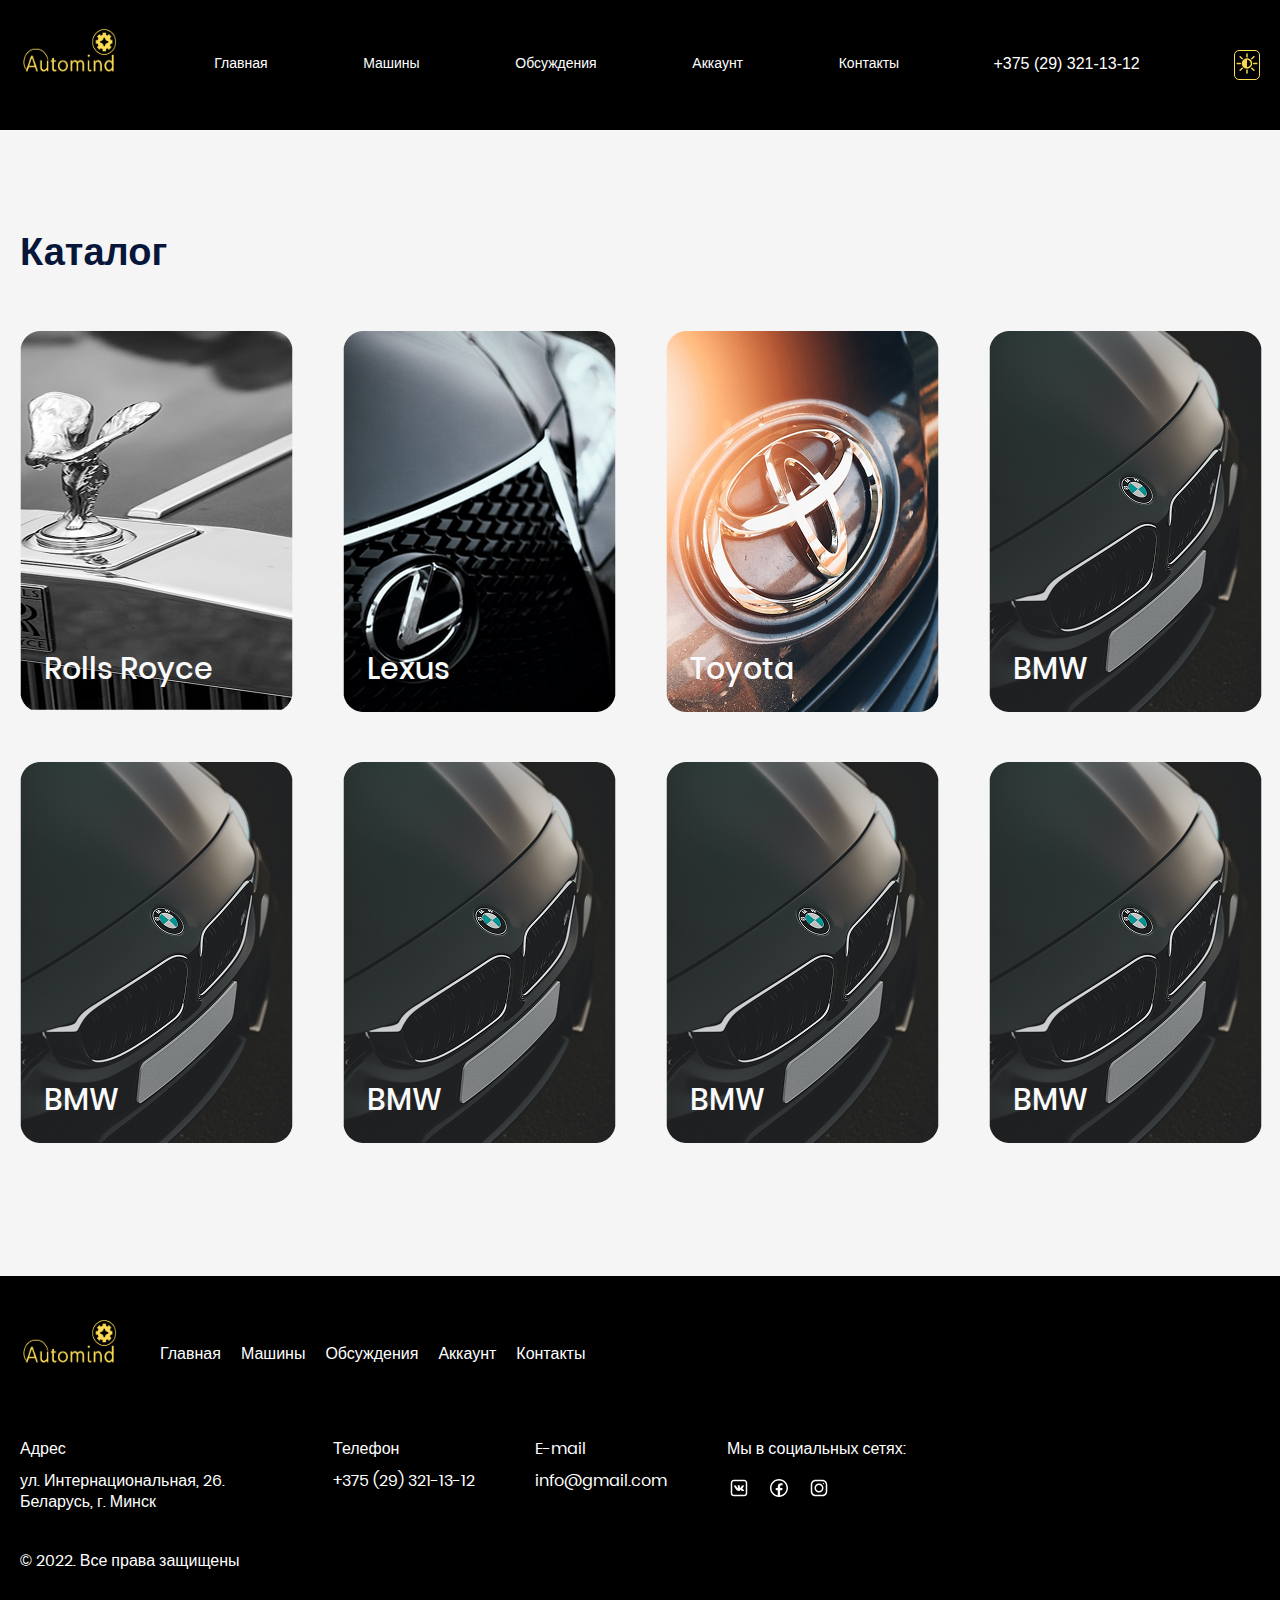
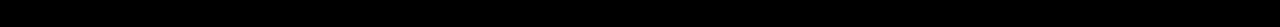
<file: AUTO/pages/catalog.html>
<!DOCTYPE html>
<html lang="ru">
<head>
    <meta charset="UTF-8">
    <title>Каталог</title>
    <link rel="stylesheet" href="../css/global.css">
    <link rel="stylesheet" href="../css/style.css">
    <link rel="stylesheet" href="../css/footer.css">
    <link rel="stylesheet" href="../css/catalog.css">
    <link rel="stylesheet" href="../css/adaptive.css">
    <meta name="viewport" content="width=device-width, initial-scale=1.0">
</head>
<body>
<header class="header">
    <div class="container">
        <div class="logo">
            <img src="../images/logo.png" alt="Логотип">
        </div>
        <nav class="menu" id="menu">
            <div class="close" id="close-menu">
                <svg id="Layer_1" xmlns="http://www.w3.org/2000/svg"
                     x="0px" y="0px"
                     viewBox="0 0 492 492" xml:space="preserve">
<g>
	<g>
		<path d="M300.188,246L484.14,62.04c5.06-5.064,7.852-11.82,7.86-19.024c0-7.208-2.792-13.972-7.86-19.028L468.02,7.872
			c-5.068-5.076-11.824-7.856-19.036-7.856c-7.2,0-13.956,2.78-19.024,7.856L246.008,191.82L62.048,7.872
			c-5.06-5.076-11.82-7.856-19.028-7.856c-7.2,0-13.96,2.78-19.02,7.856L7.872,23.988c-10.496,10.496-10.496,27.568,0,38.052
			L191.828,246L7.872,429.952c-5.064,5.072-7.852,11.828-7.852,19.032c0,7.204,2.788,13.96,7.852,19.028l16.124,16.116
			c5.06,5.072,11.824,7.856,19.02,7.856c7.208,0,13.968-2.784,19.028-7.856l183.96-183.952l183.952,183.952
			c5.068,5.072,11.824,7.856,19.024,7.856h0.008c7.204,0,13.96-2.784,19.028-7.856l16.12-16.116
			c5.06-5.064,7.852-11.824,7.852-19.028c0-7.204-2.792-13.96-7.852-19.028L300.188,246z"/>
	</g>
</g>
</svg>
            </div>
            <ul>
                <li class="menu-item">
                    <a href="../index.html#main">Главная</a>
                </li>
                <li class="menu-item">
                    <a href="catalog.html">Машины</a>
                </li>
                <li class="menu-item">
                    <a href="blog.html">Обсуждения</a>
                </li>
                <li class="menu-item">
                    <a href="login.html">Аккаунт</a>
                </li>
                <li class="menu-item">
                    <a href="contacts.html">Контакты</a>
                </li>
            </ul>
        </nav>
        <a class="phone" href="tel:+375293211312">
            +375 (29) 321-13-12
        </a>
        <button class="theme" id="theme-toggle" aria-label="Switch theme">
            <!-- SVG для светлой темы (солнце) -->
            <svg id="sun-icon" width="24" height="25" viewBox="0 0 53 52" fill="none" xmlns="http://www.w3.org/2000/svg">
                <path d="M26.5 14.625C24.207 14.625 21.9654 15.2921 20.0589 16.542C18.1523 17.7919 16.6663 19.5685 15.7888 21.647C14.9113 23.7255 14.6817 26.0126 15.129 28.2192C15.5764 30.4257 16.6806 32.4525 18.302 34.0433C19.9234 35.6342 21.9892 36.7175 24.2382 37.1564C26.4871 37.5953 28.8183 37.3701 30.9367 36.5091C33.0552 35.6482 34.8659 34.1902 36.1399 32.3196C37.4138 30.449 38.0938 28.2498 38.0938 26C38.0938 22.9832 36.8723 20.0899 34.698 17.9567C32.5238 15.8234 29.5749 14.625 26.5 14.625ZM26.5 34.125V17.875C28.6963 17.875 30.8027 18.731 32.3557 20.2548C33.9088 21.7785 34.7813 23.8451 34.7813 26C34.7813 28.1549 33.9088 30.2215 32.3557 31.7452C30.8027 33.269 28.6963 34.125 26.5 34.125Z" fill="url(#paint0_linear_2147_2357)"/>
                <path d="M26.5 13C26.9393 13 27.3605 12.8288 27.6711 12.524C27.9818 12.2193 28.1562 11.806 28.1562 11.375V4.875C28.1562 4.44402 27.9818 4.0307 27.6711 3.72595C27.3605 3.4212 26.9393 3.25 26.5 3.25C26.0607 3.25 25.6395 3.4212 25.3289 3.72595C25.0182 4.0307 24.8438 4.44402 24.8438 4.875V11.375C24.8438 11.806 25.0182 12.2193 25.3289 12.524C25.6395 12.8288 26.0607 13 26.5 13Z" fill="url(#paint1_linear_2147_2357)"/>
                <path d="M14.7886 16.8022C15.0989 17.1049 15.5187 17.2748 15.9562 17.2748C16.3938 17.2748 16.8136 17.1049 17.1239 16.8022C17.4324 16.4978 17.6055 16.0859 17.6055 15.6566C17.6055 15.2273 17.4324 14.8154 17.1239 14.511L12.4367 9.91223C12.1199 9.64601 11.7123 9.5069 11.2955 9.5227C10.8786 9.53849 10.4832 9.70803 10.1882 9.99744C9.89326 10.2868 9.72046 10.6748 9.70436 11.0838C9.68826 11.4927 9.83004 11.8926 10.1014 12.2035L14.7886 16.8022Z" fill="url(#paint2_linear_2147_2357)"/>
                <path d="M13.25 26C13.25 25.569 13.0755 25.1557 12.7649 24.851C12.4543 24.5462 12.033 24.375 11.5938 24.375H4.96875C4.52949 24.375 4.10821 24.5462 3.7976 24.851C3.487 25.1557 3.3125 25.569 3.3125 26C3.3125 26.431 3.487 26.8443 3.7976 27.149C4.10821 27.4538 4.52949 27.625 4.96875 27.625H11.5938C12.033 27.625 12.4543 27.4538 12.7649 27.149C13.0755 26.8443 13.25 26.431 13.25 26Z" fill="url(#paint3_linear_2147_2357)"/>
                <path d="M14.7899 35.1974L10.1027 39.7961C9.79424 40.1006 9.62109 40.5125 9.62109 40.9418C9.62109 41.3711 9.79424 41.7829 10.1027 42.0874C10.2575 42.238 10.441 42.3571 10.6428 42.438C10.8446 42.5189 11.0607 42.5599 11.2787 42.5586C11.7132 42.5568 12.1295 42.3876 12.438 42.0874L17.1252 37.4886C17.3966 37.1778 17.5383 36.7779 17.5222 36.3689C17.5061 35.9599 17.3333 35.572 17.0384 35.2826C16.7434 34.9932 16.348 34.8236 15.9312 34.8079C15.5143 34.7921 15.1067 34.9312 14.7899 35.1974Z" fill="url(#paint4_linear_2147_2357)"/>
                <path d="M26.5 39C26.0607 39 25.6395 39.1712 25.3289 39.476C25.0182 39.7807 24.8438 40.194 24.8438 40.625V47.125C24.8438 47.556 25.0182 47.9693 25.3289 48.274C25.6395 48.5788 26.0607 48.75 26.5 48.75C26.9393 48.75 27.3605 48.5788 27.6711 48.274C27.9818 47.9693 28.1562 47.556 28.1562 47.125V40.625C28.1562 40.194 27.9818 39.7807 27.6711 39.476C27.3605 39.1712 26.9393 39 26.5 39Z" fill="url(#paint5_linear_2147_2357)"/>
                <path d="M38.2101 35.1974C37.8933 34.9312 37.4857 34.7921 37.0689 34.8079C36.6521 34.8236 36.2566 34.9932 35.9617 35.2826C35.6667 35.572 35.4939 35.9599 35.4778 36.3689C35.4617 36.7779 35.6035 37.1778 35.8748 37.4886L40.562 42.0874C40.8705 42.3876 41.2869 42.5568 41.7214 42.5586C41.9394 42.5599 42.1554 42.5189 42.3572 42.438C42.559 42.3571 42.7426 42.238 42.8973 42.0874C43.2058 41.7829 43.3789 41.3711 43.3789 40.9418C43.3789 40.5125 43.2058 40.1006 42.8973 39.7961L38.2101 35.1974Z" fill="url(#paint6_linear_2147_2357)"/>
                <path d="M48.0312 24.375H41.4062C40.967 24.375 40.5457 24.5462 40.2351 24.851C39.9245 25.1557 39.75 25.569 39.75 26C39.75 26.431 39.9245 26.8443 40.2351 27.149C40.5457 27.4538 40.967 27.625 41.4062 27.625H48.0312C48.4705 27.625 48.8918 27.4538 49.2024 27.149C49.513 26.8443 49.6875 26.431 49.6875 26C49.6875 25.569 49.513 25.1557 49.2024 24.851C48.8918 24.5462 48.4705 24.375 48.0312 24.375Z" fill="url(#paint7_linear_2147_2357)"/>
                <path d="M37.0355 17.2902C37.2547 17.2893 37.4714 17.2458 37.6733 17.1621C37.8752 17.0784 38.0581 16.9563 38.2115 16.8027L42.8987 12.204C43.072 12.0583 43.2129 11.879 43.3123 11.6774C43.4117 11.4758 43.4675 11.2562 43.4764 11.0324C43.4852 10.8087 43.4467 10.5855 43.3635 10.377C43.2802 10.1684 43.1539 9.97904 42.9925 9.82068C42.8311 9.66231 42.638 9.5384 42.4255 9.4567C42.213 9.375 41.9855 9.33729 41.7574 9.34594C41.5293 9.35458 41.3055 9.40939 41.1 9.50693C40.8945 9.60447 40.7118 9.74263 40.5633 9.91273L35.8762 14.5115C35.5677 14.8159 35.3945 15.2278 35.3945 15.6571C35.3945 16.0864 35.5677 16.4983 35.8762 16.8027C36.182 17.1089 36.5987 17.2841 37.0355 17.2902Z" fill="url(#paint8_linear_2147_2357)"/>
                <defs>
                    <linearGradient id="paint0_linear_2147_2357" x1="0.231878" y1="0.0812499" x2="51.7782" y2="52.9169" gradientUnits="userSpaceOnUse">
                        <stop offset="0" stop-color="#F0D046"/>
                        <stop offset="1" stop-color="#FCDC55"/>
                    </linearGradient>
                    <linearGradient id="paint1_linear_2147_2357" x1="9.34125" y1="-8.79125" x2="60.8879" y2="44.0282" gradientUnits="userSpaceOnUse">
                        <stop offset="0" stop-color="#F0D046"/>
                        <stop offset="1" stop-color="#FCDC55"/>
                    </linearGradient>
                    <linearGradient id="paint2_linear_2147_2357" x1="0.197008" y1="0.129726" x2="51.7271" y2="52.9488" gradientUnits="userSpaceOnUse">
                        <stop offset="0" stop-color="#F0D046"/>
                        <stop offset="1" stop-color="#FCDC55"/>
                    </linearGradient>
                    <linearGradient id="paint3_linear_2147_2357" x1="-8.92719" y1="9.01875" x2="42.6192" y2="61.8544" gradientUnits="userSpaceOnUse">
                        <stop offset="0" stop-color="#F0D046"/>
                        <stop offset="1" stop-color="#FCDC55"/>
                    </linearGradient>
                    <linearGradient id="paint4_linear_2147_2357" x1="-12.6873" y1="12.6911" x2="38.8594" y2="65.5105" gradientUnits="userSpaceOnUse">
                        <stop offset="0" stop-color="#F0D046"/>
                        <stop offset="1" stop-color="#FCDC55"/>
                    </linearGradient>
                    <linearGradient id="paint5_linear_2147_2357" x1="-8.8775" y1="8.97" x2="42.6691" y2="61.7894" gradientUnits="userSpaceOnUse">
                        <stop offset="0" stop-color="#F0D046"/>
                        <stop offset="1" stop-color="#FCDC55"/>
                    </linearGradient>
                    <linearGradient id="paint6_linear_2147_2357" x1="0.282008" y1="0.0486244" x2="51.8121" y2="52.8677" gradientUnits="userSpaceOnUse">
                        <stop offset="0" stop-color="#F0D046"/>
                        <stop offset="1" stop-color="#FCDC55"/>
                    </linearGradient>
                    <linearGradient id="paint7_linear_2147_2357" x1="9.39094" y1="-8.85625" x2="60.9373" y2="43.9794" gradientUnits="userSpaceOnUse">
                        <stop offset="0" stop-color="#F0D046"/>
                        <stop offset="1" stop-color="#FCDC55"/>
                    </linearGradient>
                    <linearGradient id="paint8_linear_2147_2357" x1="13.1524" y1="-12.5123" x2="64.6991" y2="40.3072" gradientUnits="userSpaceOnUse">
                        <stop offset="0" stop-color="#F0D046"/>
                        <stop offset="1" stop-color="#FCDC55"/>
                    </linearGradient>
                </defs>
            </svg>

            <!-- SVG для темной темы (луна) -->
            <svg id="moon-icon" style="display:none;" width="25" height="25" viewBox="0 0 25 25" fill="none" xmlns="http://www.w3.org/2000/svg">
                <g clip-path="url(#clip0_2147_2566)">
                    <path d="M7.34823 18.7868C13.6655 18.7868 18.786 13.6655 18.786 7.34823C18.786 4.54902 17.7774 1.98835 16.1085 0C21.265 1.65535 24.9992 6.48533 24.9992 12.1918C24.9992 19.2655 19.2655 24.9992 12.1918 24.9992C6.48533 24.9992 1.65535 21.265 0 16.1085C1.98835 17.7782 4.54982 18.7868 7.34823 18.7868Z" fill="white"/>
                    <path d="M20.1078 2.13965C21.8208 4.3161 22.8502 7.05608 22.8502 10.0418C22.8502 17.1155 17.1165 22.8492 10.0428 22.8492C7.05706 22.8492 4.31708 21.8198 2.14062 20.1068C4.48437 23.0821 8.11126 24.9992 12.1928 24.9992C19.2665 24.9992 25.0002 19.2655 25.0002 12.1918C25.0002 8.11029 23.0831 4.4842 20.1078 2.13965Z" fill="white"/>
                    <path d="M6.41108 4.99925L7.73024 7.67359L10.6807 8.10183L8.54591 10.183L9.0494 13.1215L6.41108 11.7343L3.77196 13.1215L4.27545 10.183L2.14062 8.10183L5.09112 7.67359L6.41108 4.99925ZM13.8522 4.14355L14.5358 5.52995L16.0654 5.75168L14.9584 6.8307L15.2202 8.35318L13.8522 7.63437L12.4842 8.35318L12.7459 6.8307L11.6389 5.75168L13.1686 5.52995L13.8522 4.14355Z" fill="white"/>
                </g>
                <defs>
                    <clipPath id="clip0_2147_2566">
                        <rect width="25" height="25" fill="white"/>
                    </clipPath>
                </defs>
            </svg>
        </button>
        <div class="burger" id="burger">
            <svg
                    xmlns="http://www.w3.org/2000/svg"
                    width="40px" height="22px">
                <path fill-rule="evenodd" fill="rgb(130, 19, 40)"
                      d="M0.000,-0.000 L40.000,-0.000 L40.000,2.000 L0.000,2.000 L0.000,-0.000 Z"/>
                <path fill-rule="evenodd" fill="rgb(130, 19, 40)"
                      d="M0.000,10.000 L40.000,10.000 L40.000,12.000 L0.000,12.000 L0.000,10.000 Z"/>
                <path fill-rule="evenodd" fill="rgb(130, 19, 40)"
                      d="M0.000,20.000 L40.000,20.000 L40.000,22.000 L0.000,22.000 L0.000,20.000 Z"/>
            </svg>
        </div>
    </div>
</header>
<section class="catalog">
    <div class="container">
        <h2 class="catalog-title">Каталог</h2>
        <div class="catalog-items">
            <div class="catalog-item">
                <img src="../images/popular-1.png" alt="Популярные машины">
                <div class="catalog-item-text">Rolls Royce</div>
            </div>
            <div class="catalog-item">
                <img src="../images/popular-2.png" alt="Популярные машины">
                <div class="catalog-item-text">Lexus</div>
            </div>
            <div class="catalog-item">
                <img src="../images/popular-3.png" alt="Популярные машины">
                <div class="catalog-item-text">Toyota</div>
            </div>
            <div class="catalog-item">
                <img src="../images/popular-4.png" alt="Популярные машины">
                <div class="catalog-item-text">BMW</div>
            </div>
            <div class="catalog-item">
                <img src="../images/popular-4.png" alt="Популярные машины">
                <div class="catalog-item-text">BMW</div>
            </div>
            <div class="catalog-item">
                <img src="../images/popular-4.png" alt="Популярные машины">
                <div class="catalog-item-text">BMW</div>
            </div>
            <div class="catalog-item">
                <img src="../images/popular-4.png" alt="Популярные машины">
                <div class="catalog-item-text">BMW</div>
            </div>
            <div class="catalog-item">
                <img src="../images/popular-4.png" alt="Популярные машины">
                <div class="catalog-item-text">BMW</div>
            </div>
        </div>
    </div>
</section>
<footer class="footer">
    <div class="container">
        <div class="footer-first-block">
            <a href="../index.html" class="logo">
                <img src="../images/logo.png" alt="logo">
            </a>
            <div class="footer-menu">
                <nav class="menu">
                    <ul>
                        <li class="menu-item">
                            <a href="../index.html#main">Главная</a>
                        </li>
                        <li class="menu-item">
                            <a href="catalog.html">Машины</a>
                        </li>
                        <li class="menu-item">
                            <a href="blog.html">Обсуждения</a>
                        </li>
                        <li class="menu-item">
                            <a href="login.html">Аккаунт</a>
                        </li>
                        <li class="menu-item">
                            <a href="contacts.html">Контакты</a>
                        </li>
                    </ul>
                </nav>
            </div>
        </div>
        <div class="footer-blocks">
            <div class="footer-block footer-address">
                <div class="footer-head">
                    Адрес
                </div>
                <a class="footer-body" href="https://yandex.ru/maps/?text=ул.+Интернациональная+26,+Минск,+Минская+область+220030,+Беларусь" target="_blank">
                    ул. Интернациональная, 26. Беларусь, г. Минск
                </a>
            </div>
            <div class="footer-block">
                <div class="footer-head">
                    Телефон
                </div>
                <a class="footer-body" href="tel:+375293211312">
                    +375 (29) 321-13-12
                </a>
            </div>
            <div class="footer-block">
                <div class="footer-head">
                    E-mail
                </div>
                <a class="footer-body" href="mailto:info@gmail.com">
                    info@gmail.com
                </a>
            </div>
            <div class="footer-block footer-social">
                <div class="footer-head">
                    Мы в социальных сетях:
                </div>
                <div class="footer-body">
                    <a href="https://vk.com/blogprofile">
                        <svg width="24" height="24" viewBox="0 0 24 24" fill="none" xmlns="http://www.w3.org/2000/svg">
                            <path
                                    d="M6.81128 3.74976C5.12964 3.74976 3.74976 5.12964 3.74976 6.81128V17.1882C3.74976 18.8699 5.12964 20.2498 6.81128 20.2498H17.1882C18.8699 20.2498 20.2498 18.8699 20.2498 17.1882V6.81128C20.2498 5.12964 18.8699 3.74976 17.1882 3.74976H6.81128ZM6.81128 5.24976H17.1882C18.0583 5.24976 18.7498 5.94116 18.7498 6.81128V17.1882C18.7498 18.0583 18.0583 18.7498 17.1882 18.7498H6.81128C5.94116 18.7498 5.24976 18.0583 5.24976 17.1882V6.81128C5.24976 5.94116 5.94116 5.24976 6.81128 5.24976ZM11.7888 9.17261C11.238 9.16675 10.7693 9.17261 10.5056 9.30151C10.3298 9.38647 10.1951 9.57983 10.2771 9.58862C10.3796 9.60327 10.6111 9.65308 10.7341 9.82007C10.8923 10.0339 10.8865 10.5173 10.8865 10.5173C10.8865 10.5173 10.9744 11.8474 10.6726 12.0144C10.4646 12.1287 10.1804 11.8972 9.56519 10.8396C9.25171 10.2947 9.0144 9.69409 9.0144 9.69409C9.0144 9.69409 8.97046 9.58276 8.88843 9.52417C8.78882 9.45093 8.65112 9.42749 8.65112 9.42749L7.18335 9.43628C7.18335 9.43628 6.96362 9.44507 6.88452 9.53882C6.81128 9.62671 6.87866 9.79956 6.87866 9.79956C6.87866 9.79956 8.0271 12.4861 9.32788 13.8396C10.5203 15.0818 11.8738 14.9998 11.8738 14.9998H12.489C12.489 14.9998 12.6736 14.9792 12.7673 14.8796C12.8552 14.7859 12.8523 14.6101 12.8523 14.6101C12.8523 14.6101 12.8406 13.7869 13.2214 13.6638C13.5994 13.5466 14.0798 14.4607 14.5925 14.8123C14.9822 15.0789 15.2781 15.0203 15.2781 15.0203L16.6492 14.9998C16.6492 14.9998 17.364 14.9558 17.0242 14.3904C16.9978 14.3464 16.8279 13.9744 16.0076 13.2126C15.1462 12.4158 15.2605 12.5447 16.2976 11.1648C16.9275 10.324 17.1794 9.81128 17.1003 9.58862C17.0242 9.38062 16.5613 9.43628 16.5613 9.43628L15.0173 9.44507C15.0173 9.44507 14.9031 9.43042 14.8181 9.48022C14.7361 9.53003 14.6833 9.64722 14.6833 9.64722C14.6833 9.64722 14.4373 10.2976 14.1121 10.8513C13.4265 12.0173 13.1482 12.0818 13.0369 12.0085C12.7761 11.8386 12.8406 11.3289 12.8406 10.9685C12.8406 9.83472 13.0134 9.36597 12.5066 9.24292C12.3396 9.2019 12.2166 9.17554 11.7888 9.17261Z"
                                    fill="#071739"/>
                        </svg>
                    </a>
                    <a href="https://www.facebook.com/blogprofile">
                        <svg width="24" height="24" viewBox="0 0 24 24" fill="none" xmlns="http://www.w3.org/2000/svg">
                            <path
                                    d="M11.9995 3.00024C7.03783 3.00024 2.99951 7.03856 2.99951 12.0002C2.99951 16.9619 7.03783 21.0002 11.9995 21.0002C16.9612 21.0002 20.9995 16.9619 20.9995 12.0002C20.9995 7.03856 16.9612 3.00024 11.9995 3.00024ZM11.9995 4.50024C16.1505 4.50024 19.4995 7.84923 19.4995 12.0002C19.4995 15.7708 16.7333 18.8712 13.1157 19.4094V14.1873H15.2515L15.5869 12.0178H13.1157V10.8328C13.1157 9.93201 13.4117 9.13208 14.2539 9.13208H15.6074V7.2395C15.3697 7.20725 14.8665 7.13696 13.9155 7.13696C11.9295 7.13696 10.7661 8.18545 10.7661 10.575V12.0178H8.72412V14.1873H10.7661V19.3904C7.20615 18.8032 4.49951 15.73 4.49951 12.0002C4.49951 7.84923 7.84849 4.50024 11.9995 4.50024Z"
                                    fill="#071739"/>
                        </svg>
                    </a>
                    <a href="https://www.instagram.com/blogprofile">
                        <svg width="24" height="24" viewBox="0 0 24 24" fill="none" xmlns="http://www.w3.org/2000/svg">
                            <path
                                    d="M8.60181 3.74976C5.93872 3.74976 3.75024 5.9353 3.75024 8.60132V15.3982C3.75024 18.0613 5.93579 20.2498 8.60181 20.2498H15.3987C18.0618 20.2498 20.2502 18.0642 20.2502 15.3982V8.60132C20.2502 5.93823 18.0647 3.74976 15.3987 3.74976H8.60181ZM8.60181 5.24976H15.3987C17.2532 5.24976 18.7502 6.74683 18.7502 8.60132V15.3982C18.7502 17.2527 17.2532 18.7498 15.3987 18.7498H8.60181C6.74731 18.7498 5.25024 17.2527 5.25024 15.3982V8.60132C5.25024 6.74683 6.74731 5.24976 8.60181 5.24976ZM16.4299 6.89038C16.052 6.89038 15.7502 7.19214 15.7502 7.57007C15.7502 7.948 16.052 8.24976 16.4299 8.24976C16.8079 8.24976 17.1096 7.948 17.1096 7.57007C17.1096 7.19214 16.8079 6.89038 16.4299 6.89038ZM12.0002 7.49976C9.52466 7.49976 7.50024 9.52417 7.50024 11.9998C7.50024 14.4753 9.52466 16.4998 12.0002 16.4998C14.4758 16.4998 16.5002 14.4753 16.5002 11.9998C16.5002 9.52417 14.4758 7.49976 12.0002 7.49976ZM12.0002 8.99976C13.6672 8.99976 15.0002 10.3328 15.0002 11.9998C15.0002 13.6667 13.6672 14.9998 12.0002 14.9998C10.3333 14.9998 9.00024 13.6667 9.00024 11.9998C9.00024 10.3328 10.3333 8.99976 12.0002 8.99976Z"
                                    fill="#071739"/>
                        </svg>
                    </a>
                </div>
            </div>
        </div>
        <div class="footer-rights">© 2022. Все права защищены</div>
    </div>
</footer>
<script src="../script.js"></script>
</body>
</html>
</file>
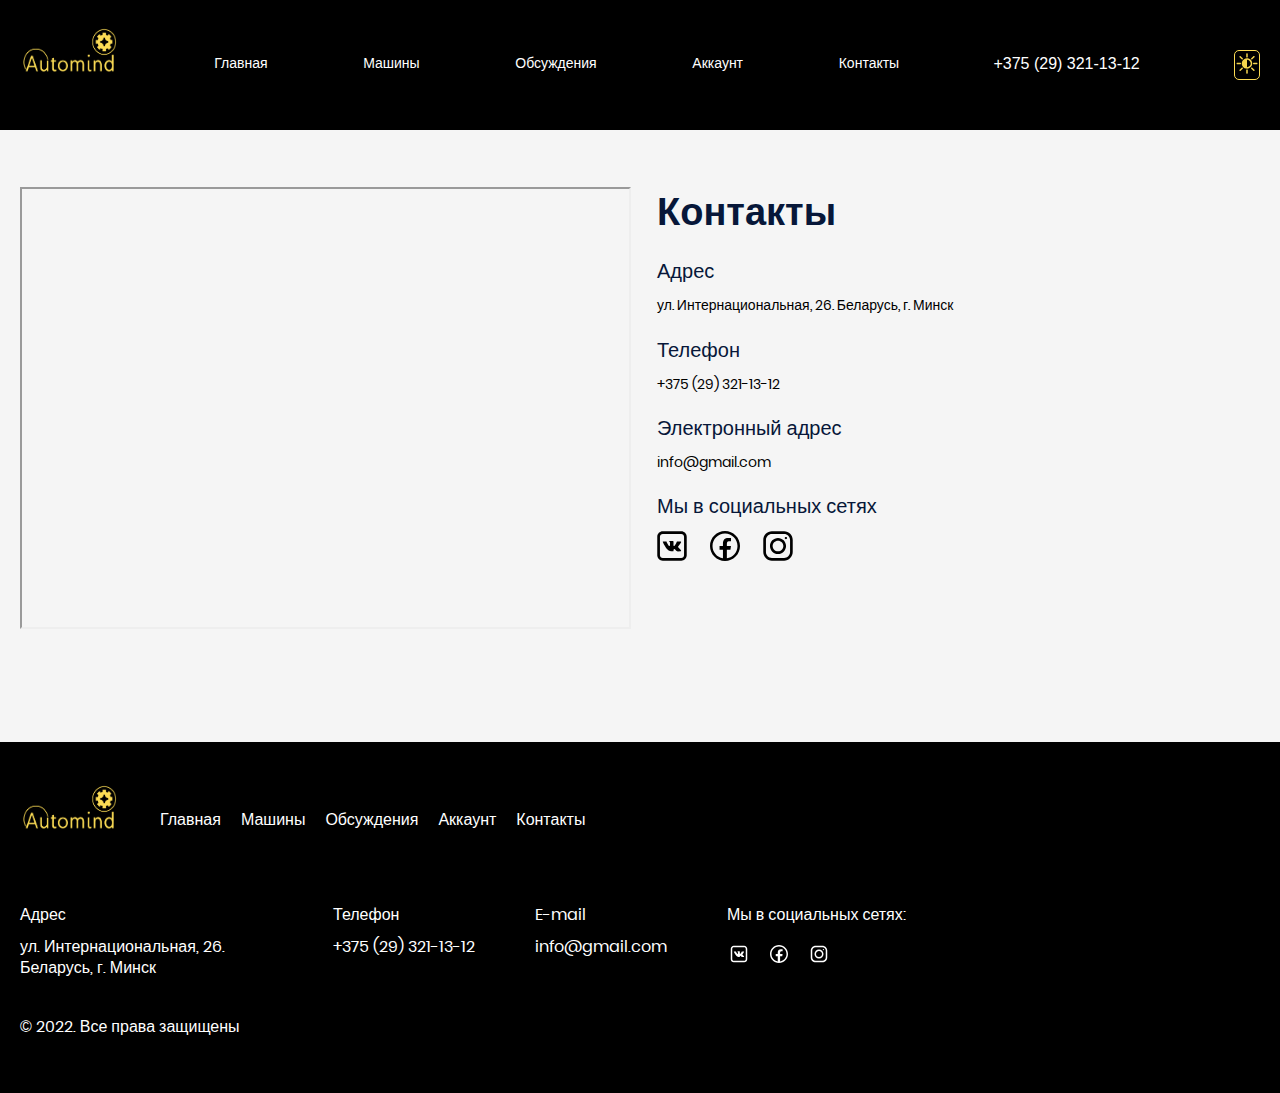
<file: AUTO/pages/contacts.html>
<!DOCTYPE html>
<html lang="ru">
<head>
    <meta charset="UTF-8">
    <title>Контакты</title>
    <link rel="stylesheet" href="../css/global.css">
    <link rel="stylesheet" href="../css/footer.css">
    <link rel="stylesheet" href="../css/style.css">
    <link rel="stylesheet" href="../css/adaptive.css">
    <meta name="viewport" content="width=device-width, initial-scale=1.0">
</head>
<body>
<header class="header">
    <div class="container">
        <div class="logo">
            <img src="../images/logo.png" alt="Логотип">
        </div>
        <nav class="menu" id="menu">
            <div class="close" id="close-menu">
                <svg id="Layer_1" xmlns="http://www.w3.org/2000/svg"
                     x="0px" y="0px"
                     viewBox="0 0 492 492" xml:space="preserve">
<g>
	<g>
		<path d="M300.188,246L484.14,62.04c5.06-5.064,7.852-11.82,7.86-19.024c0-7.208-2.792-13.972-7.86-19.028L468.02,7.872
			c-5.068-5.076-11.824-7.856-19.036-7.856c-7.2,0-13.956,2.78-19.024,7.856L246.008,191.82L62.048,7.872
			c-5.06-5.076-11.82-7.856-19.028-7.856c-7.2,0-13.96,2.78-19.02,7.856L7.872,23.988c-10.496,10.496-10.496,27.568,0,38.052
			L191.828,246L7.872,429.952c-5.064,5.072-7.852,11.828-7.852,19.032c0,7.204,2.788,13.96,7.852,19.028l16.124,16.116
			c5.06,5.072,11.824,7.856,19.02,7.856c7.208,0,13.968-2.784,19.028-7.856l183.96-183.952l183.952,183.952
			c5.068,5.072,11.824,7.856,19.024,7.856h0.008c7.204,0,13.96-2.784,19.028-7.856l16.12-16.116
			c5.06-5.064,7.852-11.824,7.852-19.028c0-7.204-2.792-13.96-7.852-19.028L300.188,246z"/>
	</g>
</g>
</svg>
            </div>
            <ul>
                <li class="menu-item">
                    <a href="../index.html#main">Главная</a>
                </li>
                <li class="menu-item">
                    <a href="catalog.html">Машины</a>
                </li>
                <li class="menu-item">
                    <a href="blog.html">Обсуждения</a>
                </li>
                <li class="menu-item">
                    <a href="login.html">Аккаунт</a>
                </li>
                <li class="menu-item">
                    <a href="contacts.html">Контакты</a>
                </li>
            </ul>
        </nav>
        <a class="phone" href="tel:+375293211312">
            +375 (29) 321-13-12
        </a>
        <button class="theme" id="theme-toggle" aria-label="Switch theme">
            <!-- SVG для светлой темы (солнце) -->
            <svg id="sun-icon" width="24" height="25" viewBox="0 0 53 52" fill="none" xmlns="http://www.w3.org/2000/svg">
                <path d="M26.5 14.625C24.207 14.625 21.9654 15.2921 20.0589 16.542C18.1523 17.7919 16.6663 19.5685 15.7888 21.647C14.9113 23.7255 14.6817 26.0126 15.129 28.2192C15.5764 30.4257 16.6806 32.4525 18.302 34.0433C19.9234 35.6342 21.9892 36.7175 24.2382 37.1564C26.4871 37.5953 28.8183 37.3701 30.9367 36.5091C33.0552 35.6482 34.8659 34.1902 36.1399 32.3196C37.4138 30.449 38.0938 28.2498 38.0938 26C38.0938 22.9832 36.8723 20.0899 34.698 17.9567C32.5238 15.8234 29.5749 14.625 26.5 14.625ZM26.5 34.125V17.875C28.6963 17.875 30.8027 18.731 32.3557 20.2548C33.9088 21.7785 34.7813 23.8451 34.7813 26C34.7813 28.1549 33.9088 30.2215 32.3557 31.7452C30.8027 33.269 28.6963 34.125 26.5 34.125Z" fill="url(#paint0_linear_2147_2357)"/>
                <path d="M26.5 13C26.9393 13 27.3605 12.8288 27.6711 12.524C27.9818 12.2193 28.1562 11.806 28.1562 11.375V4.875C28.1562 4.44402 27.9818 4.0307 27.6711 3.72595C27.3605 3.4212 26.9393 3.25 26.5 3.25C26.0607 3.25 25.6395 3.4212 25.3289 3.72595C25.0182 4.0307 24.8438 4.44402 24.8438 4.875V11.375C24.8438 11.806 25.0182 12.2193 25.3289 12.524C25.6395 12.8288 26.0607 13 26.5 13Z" fill="url(#paint1_linear_2147_2357)"/>
                <path d="M14.7886 16.8022C15.0989 17.1049 15.5187 17.2748 15.9562 17.2748C16.3938 17.2748 16.8136 17.1049 17.1239 16.8022C17.4324 16.4978 17.6055 16.0859 17.6055 15.6566C17.6055 15.2273 17.4324 14.8154 17.1239 14.511L12.4367 9.91223C12.1199 9.64601 11.7123 9.5069 11.2955 9.5227C10.8786 9.53849 10.4832 9.70803 10.1882 9.99744C9.89326 10.2868 9.72046 10.6748 9.70436 11.0838C9.68826 11.4927 9.83004 11.8926 10.1014 12.2035L14.7886 16.8022Z" fill="url(#paint2_linear_2147_2357)"/>
                <path d="M13.25 26C13.25 25.569 13.0755 25.1557 12.7649 24.851C12.4543 24.5462 12.033 24.375 11.5938 24.375H4.96875C4.52949 24.375 4.10821 24.5462 3.7976 24.851C3.487 25.1557 3.3125 25.569 3.3125 26C3.3125 26.431 3.487 26.8443 3.7976 27.149C4.10821 27.4538 4.52949 27.625 4.96875 27.625H11.5938C12.033 27.625 12.4543 27.4538 12.7649 27.149C13.0755 26.8443 13.25 26.431 13.25 26Z" fill="url(#paint3_linear_2147_2357)"/>
                <path d="M14.7899 35.1974L10.1027 39.7961C9.79424 40.1006 9.62109 40.5125 9.62109 40.9418C9.62109 41.3711 9.79424 41.7829 10.1027 42.0874C10.2575 42.238 10.441 42.3571 10.6428 42.438C10.8446 42.5189 11.0607 42.5599 11.2787 42.5586C11.7132 42.5568 12.1295 42.3876 12.438 42.0874L17.1252 37.4886C17.3966 37.1778 17.5383 36.7779 17.5222 36.3689C17.5061 35.9599 17.3333 35.572 17.0384 35.2826C16.7434 34.9932 16.348 34.8236 15.9312 34.8079C15.5143 34.7921 15.1067 34.9312 14.7899 35.1974Z" fill="url(#paint4_linear_2147_2357)"/>
                <path d="M26.5 39C26.0607 39 25.6395 39.1712 25.3289 39.476C25.0182 39.7807 24.8438 40.194 24.8438 40.625V47.125C24.8438 47.556 25.0182 47.9693 25.3289 48.274C25.6395 48.5788 26.0607 48.75 26.5 48.75C26.9393 48.75 27.3605 48.5788 27.6711 48.274C27.9818 47.9693 28.1562 47.556 28.1562 47.125V40.625C28.1562 40.194 27.9818 39.7807 27.6711 39.476C27.3605 39.1712 26.9393 39 26.5 39Z" fill="url(#paint5_linear_2147_2357)"/>
                <path d="M38.2101 35.1974C37.8933 34.9312 37.4857 34.7921 37.0689 34.8079C36.6521 34.8236 36.2566 34.9932 35.9617 35.2826C35.6667 35.572 35.4939 35.9599 35.4778 36.3689C35.4617 36.7779 35.6035 37.1778 35.8748 37.4886L40.562 42.0874C40.8705 42.3876 41.2869 42.5568 41.7214 42.5586C41.9394 42.5599 42.1554 42.5189 42.3572 42.438C42.559 42.3571 42.7426 42.238 42.8973 42.0874C43.2058 41.7829 43.3789 41.3711 43.3789 40.9418C43.3789 40.5125 43.2058 40.1006 42.8973 39.7961L38.2101 35.1974Z" fill="url(#paint6_linear_2147_2357)"/>
                <path d="M48.0312 24.375H41.4062C40.967 24.375 40.5457 24.5462 40.2351 24.851C39.9245 25.1557 39.75 25.569 39.75 26C39.75 26.431 39.9245 26.8443 40.2351 27.149C40.5457 27.4538 40.967 27.625 41.4062 27.625H48.0312C48.4705 27.625 48.8918 27.4538 49.2024 27.149C49.513 26.8443 49.6875 26.431 49.6875 26C49.6875 25.569 49.513 25.1557 49.2024 24.851C48.8918 24.5462 48.4705 24.375 48.0312 24.375Z" fill="url(#paint7_linear_2147_2357)"/>
                <path d="M37.0355 17.2902C37.2547 17.2893 37.4714 17.2458 37.6733 17.1621C37.8752 17.0784 38.0581 16.9563 38.2115 16.8027L42.8987 12.204C43.072 12.0583 43.2129 11.879 43.3123 11.6774C43.4117 11.4758 43.4675 11.2562 43.4764 11.0324C43.4852 10.8087 43.4467 10.5855 43.3635 10.377C43.2802 10.1684 43.1539 9.97904 42.9925 9.82068C42.8311 9.66231 42.638 9.5384 42.4255 9.4567C42.213 9.375 41.9855 9.33729 41.7574 9.34594C41.5293 9.35458 41.3055 9.40939 41.1 9.50693C40.8945 9.60447 40.7118 9.74263 40.5633 9.91273L35.8762 14.5115C35.5677 14.8159 35.3945 15.2278 35.3945 15.6571C35.3945 16.0864 35.5677 16.4983 35.8762 16.8027C36.182 17.1089 36.5987 17.2841 37.0355 17.2902Z" fill="url(#paint8_linear_2147_2357)"/>
                <defs>
                    <linearGradient id="paint0_linear_2147_2357" x1="0.231878" y1="0.0812499" x2="51.7782" y2="52.9169" gradientUnits="userSpaceOnUse">
                        <stop offset="0" stop-color="#F0D046"/>
                        <stop offset="1" stop-color="#FCDC55"/>
                    </linearGradient>
                    <linearGradient id="paint1_linear_2147_2357" x1="9.34125" y1="-8.79125" x2="60.8879" y2="44.0282" gradientUnits="userSpaceOnUse">
                        <stop offset="0" stop-color="#F0D046"/>
                        <stop offset="1" stop-color="#FCDC55"/>
                    </linearGradient>
                    <linearGradient id="paint2_linear_2147_2357" x1="0.197008" y1="0.129726" x2="51.7271" y2="52.9488" gradientUnits="userSpaceOnUse">
                        <stop offset="0" stop-color="#F0D046"/>
                        <stop offset="1" stop-color="#FCDC55"/>
                    </linearGradient>
                    <linearGradient id="paint3_linear_2147_2357" x1="-8.92719" y1="9.01875" x2="42.6192" y2="61.8544" gradientUnits="userSpaceOnUse">
                        <stop offset="0" stop-color="#F0D046"/>
                        <stop offset="1" stop-color="#FCDC55"/>
                    </linearGradient>
                    <linearGradient id="paint4_linear_2147_2357" x1="-12.6873" y1="12.6911" x2="38.8594" y2="65.5105" gradientUnits="userSpaceOnUse">
                        <stop offset="0" stop-color="#F0D046"/>
                        <stop offset="1" stop-color="#FCDC55"/>
                    </linearGradient>
                    <linearGradient id="paint5_linear_2147_2357" x1="-8.8775" y1="8.97" x2="42.6691" y2="61.7894" gradientUnits="userSpaceOnUse">
                        <stop offset="0" stop-color="#F0D046"/>
                        <stop offset="1" stop-color="#FCDC55"/>
                    </linearGradient>
                    <linearGradient id="paint6_linear_2147_2357" x1="0.282008" y1="0.0486244" x2="51.8121" y2="52.8677" gradientUnits="userSpaceOnUse">
                        <stop offset="0" stop-color="#F0D046"/>
                        <stop offset="1" stop-color="#FCDC55"/>
                    </linearGradient>
                    <linearGradient id="paint7_linear_2147_2357" x1="9.39094" y1="-8.85625" x2="60.9373" y2="43.9794" gradientUnits="userSpaceOnUse">
                        <stop offset="0" stop-color="#F0D046"/>
                        <stop offset="1" stop-color="#FCDC55"/>
                    </linearGradient>
                    <linearGradient id="paint8_linear_2147_2357" x1="13.1524" y1="-12.5123" x2="64.6991" y2="40.3072" gradientUnits="userSpaceOnUse">
                        <stop offset="0" stop-color="#F0D046"/>
                        <stop offset="1" stop-color="#FCDC55"/>
                    </linearGradient>
                </defs>
            </svg>

            <!-- SVG для темной темы (луна) -->
            <svg id="moon-icon" style="display:none;" width="25" height="25" viewBox="0 0 25 25" fill="none" xmlns="http://www.w3.org/2000/svg">
                <g clip-path="url(#clip0_2147_2566)">
                    <path d="M7.34823 18.7868C13.6655 18.7868 18.786 13.6655 18.786 7.34823C18.786 4.54902 17.7774 1.98835 16.1085 0C21.265 1.65535 24.9992 6.48533 24.9992 12.1918C24.9992 19.2655 19.2655 24.9992 12.1918 24.9992C6.48533 24.9992 1.65535 21.265 0 16.1085C1.98835 17.7782 4.54982 18.7868 7.34823 18.7868Z" fill="white"/>
                    <path d="M20.1078 2.13965C21.8208 4.3161 22.8502 7.05608 22.8502 10.0418C22.8502 17.1155 17.1165 22.8492 10.0428 22.8492C7.05706 22.8492 4.31708 21.8198 2.14062 20.1068C4.48437 23.0821 8.11126 24.9992 12.1928 24.9992C19.2665 24.9992 25.0002 19.2655 25.0002 12.1918C25.0002 8.11029 23.0831 4.4842 20.1078 2.13965Z" fill="white"/>
                    <path d="M6.41108 4.99925L7.73024 7.67359L10.6807 8.10183L8.54591 10.183L9.0494 13.1215L6.41108 11.7343L3.77196 13.1215L4.27545 10.183L2.14062 8.10183L5.09112 7.67359L6.41108 4.99925ZM13.8522 4.14355L14.5358 5.52995L16.0654 5.75168L14.9584 6.8307L15.2202 8.35318L13.8522 7.63437L12.4842 8.35318L12.7459 6.8307L11.6389 5.75168L13.1686 5.52995L13.8522 4.14355Z" fill="white"/>
                </g>
                <defs>
                    <clipPath id="clip0_2147_2566">
                        <rect width="25" height="25" fill="white"/>
                    </clipPath>
                </defs>
            </svg>
        </button>
        <div class="burger" id="burger">
            <svg
                    xmlns="http://www.w3.org/2000/svg"
                    width="40px" height="22px">
                <path fill-rule="evenodd" fill="rgb(130, 19, 40)"
                      d="M0.000,-0.000 L40.000,-0.000 L40.000,2.000 L0.000,2.000 L0.000,-0.000 Z"/>
                <path fill-rule="evenodd" fill="rgb(130, 19, 40)"
                      d="M0.000,10.000 L40.000,10.000 L40.000,12.000 L0.000,12.000 L0.000,10.000 Z"/>
                <path fill-rule="evenodd" fill="rgb(130, 19, 40)"
                      d="M0.000,20.000 L40.000,20.000 L40.000,22.000 L0.000,22.000 L0.000,20.000 Z"/>
            </svg>
        </div>
    </div>
</header>
<section class="contacts" id="contacts">
    <div class="container">
        <div class="contacts-map">
            <iframe src="https://yandex.ru/map-widget/v1/?um=constructor%3A59a9591c5aa87000bfd4f1e433c55a9f77065c4d97ca3a5bee0ff757af20b15b&amp;source=constructor"
                    width="607" height="438"></iframe>
        </div>
        <div class="contacts-info">
            <h2 class="contacts-title">Контакты</h2>
            <div class="contacts-blocks">
                <div class="contacts-block">
                    <div class="contacts-head">
                        Адрес
                    </div>
                    <a class="contacts-body" href="https://yandex.ru/maps/?text=ул.+Интернациональная+26,+Минск,+Минская+область+220030,+Беларусь" target="_blank">
                        ул. Интернациональная, 26. Беларусь, г. Минск
                    </a>
                </div>
                <div class="contacts-block">
                    <div class="contacts-head">
                        Телефон
                    </div>
                    <a class="contacts-body" href="tel:+375293211312">
                        +375 (29) 321-13-12
                    </a>
                </div>
                <div class="contacts-block">
                    <div class="contacts-head">
                        Электронный адрес
                    </div>
                    <a class="contacts-body" href="mailto:info@gmail.com">
                        info@gmail.com
                    </a>
                </div>
                <div class="contacts-block contacts-social">
                    <div class="contacts-head">
                        Мы в социальных сетях
                    </div>
                    <div class="contacts-body">
                        <a href="https://vk.com/blogprofile">
                            <svg width="30" height="30" viewBox="0 0 30 30" fill="none"
                                 xmlns="http://www.w3.org/2000/svg">
                                <g clip-path="url(#clip0_2122_1686)">
                                    <path d="M5.73263 0.267578C2.7297 0.267578 0.265625 2.73165 0.265625 5.73458V24.2649C0.265625 27.2678 2.7297 29.7319 5.73263 29.7319H24.2629C27.2658 29.7319 29.7299 27.2678 29.7299 24.2649V5.73458C29.7299 2.73165 27.2658 0.267578 24.2629 0.267578H5.73263ZM5.73263 2.94615H24.2629C25.8167 2.94615 27.0513 4.1808 27.0513 5.73458V24.2649C27.0513 25.8186 25.8167 27.0533 24.2629 27.0533H5.73263C4.17885 27.0533 2.9442 25.8186 2.9442 24.2649V5.73458C2.9442 4.1808 4.17885 2.94615 5.73263 2.94615ZM14.6211 9.95124C13.6376 9.94078 12.8005 9.95124 12.3297 10.1814C12.0158 10.3331 11.7751 10.6784 11.9216 10.6941C12.1047 10.7203 12.518 10.8092 12.7377 11.1074C13.0202 11.4893 13.0098 12.3525 13.0098 12.3525C13.0098 12.3525 13.1667 14.7277 12.6279 15.0259C12.2564 15.2299 11.749 14.8166 10.6503 12.928C10.0905 11.9549 9.66678 10.8825 9.66678 10.8825C9.66678 10.8825 9.58831 10.6837 9.44182 10.579C9.26395 10.4482 9.01806 10.4064 9.01806 10.4064L6.39704 10.4221C6.39704 10.4221 6.00467 10.4378 5.86342 10.6052C5.73263 10.7621 5.85296 11.0708 5.85296 11.0708C5.85296 11.0708 7.90374 15.8682 10.2266 18.2852C12.3558 20.5033 14.7728 20.3569 14.7728 20.3569H15.8714C15.8714 20.3569 16.201 20.3202 16.3684 20.1424C16.5254 19.975 16.5202 19.6611 16.5202 19.6611C16.5202 19.6611 16.4992 18.191 17.1793 17.9713C17.8542 17.762 18.7122 19.3942 19.6277 20.022C20.3235 20.4981 20.8519 20.3935 20.8519 20.3935L23.3003 20.3569C23.3003 20.3569 24.5768 20.2784 23.9699 19.2687C23.9228 19.1902 23.6194 18.5258 22.1546 17.1656C20.6165 15.7426 20.8205 15.9728 22.6725 13.5087C23.7973 12.0073 24.2472 11.0917 24.106 10.6941C23.9699 10.3227 23.1433 10.4221 23.1433 10.4221L20.3863 10.4378C20.3863 10.4378 20.1823 10.4116 20.0306 10.5006C19.8841 10.5895 19.7899 10.7988 19.7899 10.7988C19.7899 10.7988 19.3504 11.9602 18.7697 12.9489C17.5455 15.0311 17.0485 15.1462 16.8497 15.0154C16.3841 14.712 16.4992 13.8017 16.4992 13.1582C16.4992 11.1336 16.8079 10.2965 15.9028 10.0768C15.6046 10.0036 15.3849 9.95647 14.6211 9.95124Z"
                                          fill="black"/>
                                </g>
                                <defs>
                                    <clipPath id="clip0_2122_1686">
                                        <rect width="30" height="30" fill="white"/>
                                    </clipPath>
                                </defs>
                            </svg>
                        </a>
                        <a href="https://www.facebook.com/blogprofile">
                            <svg width="30" height="30" viewBox="0 0 30 30" fill="none"
                                 xmlns="http://www.w3.org/2000/svg">
                                <path d="M15 0C6.73053 0 0 6.73053 0 15C0 23.2695 6.73053 30 15 30C23.2695 30 30 23.2695 30 15C30 6.73053 23.2695 0 15 0ZM15 2.5C21.9184 2.5 27.5 8.08164 27.5 15C27.5 21.2842 22.8896 26.4516 16.8604 27.3486V18.645H20.4199L20.979 15.0293H16.8604V13.0542C16.8604 11.5529 17.3536 10.2197 18.7573 10.2197H21.0132V7.06543C20.6169 7.01168 19.7784 6.89453 18.1934 6.89453C14.8834 6.89453 12.9443 8.64201 12.9443 12.6245V15.0293H9.54101V18.645H12.9443V27.3169C7.01107 26.3383 2.5 21.2163 2.5 15C2.5 8.08164 8.08164 2.5 15 2.5Z"
                                      fill="black"/>
                            </svg>
                        </a>
                        <a href="https://www.instagram.com/blogprofile">
                            <svg width="30" height="30" viewBox="0 0 30 30" fill="none"
                                 xmlns="http://www.w3.org/2000/svg">
                                <g clip-path="url(#clip0_2122_1684)">
                                    <path d="M8.93303 0.267578C4.17752 0.267578 0.269531 4.17034 0.269531 8.93108V21.0684C0.269531 25.8239 4.17229 29.7319 8.93303 29.7319H21.0703C25.8258 29.7319 29.7338 25.8291 29.7338 21.0684V8.93108C29.7338 4.17557 25.8311 0.267578 21.0703 0.267578H8.93303ZM8.93303 2.94615H21.0703C24.3819 2.94615 27.0552 5.61949 27.0552 8.93108V21.0684C27.0552 24.3799 24.3819 27.0533 21.0703 27.0533H8.93303C5.62144 27.0533 2.9481 24.3799 2.9481 21.0684V8.93108C2.9481 5.61949 5.62144 2.94615 8.93303 2.94615ZM22.9118 5.87584C22.237 5.87584 21.6981 6.41469 21.6981 7.08956C21.6981 7.76444 22.237 8.30329 22.9118 8.30329C23.5867 8.30329 24.1256 7.76444 24.1256 7.08956C24.1256 6.41469 23.5867 5.87584 22.9118 5.87584ZM15.0017 6.96401C10.581 6.96401 6.96596 10.579 6.96596 14.9997C6.96596 19.4204 10.581 23.0354 15.0017 23.0354C19.4224 23.0354 23.0374 19.4204 23.0374 14.9997C23.0374 10.579 19.4224 6.96401 15.0017 6.96401ZM15.0017 9.64258C17.9784 9.64258 20.3588 12.0229 20.3588 14.9997C20.3588 17.9765 17.9784 20.3569 15.0017 20.3569C12.0249 20.3569 9.64453 17.9765 9.64453 14.9997C9.64453 12.0229 12.0249 9.64258 15.0017 9.64258Z"
                                          fill="black"/>
                                </g>
                                <defs>
                                    <clipPath id="clip0_2122_1684">
                                        <rect width="30" height="30" fill="white"/>
                                    </clipPath>
                                </defs>
                            </svg>
                        </a>
                    </div>
                </div>
            </div>
        </div>
    </div>
</section>
<footer class="footer">
    <div class="container">
        <div class="footer-first-block">
            <a href="../index.html" class="logo">
                <img src="../images/logo.png" alt="logo">
            </a>
            <div class="footer-menu">
                <nav class="menu">
                    <ul>
                        <li class="menu-item">
                            <a href="../index.html#main">Главная</a>
                        </li>
                        <li class="menu-item">
                            <a href="catalog.html">Машины</a>
                        </li>
                        <li class="menu-item">
                            <a href="blog.html">Обсуждения</a>
                        </li>
                        <li class="menu-item">
                            <a href="login.html">Аккаунт</a>
                        </li>
                        <li class="menu-item">
                            <a href="contacts.html">Контакты</a>
                        </li>
                    </ul>
                </nav>
            </div>
        </div>
        <div class="footer-blocks">
            <div class="footer-block footer-address">
                <div class="footer-head">
                    Адрес
                </div>
                <a class="footer-body" href="https://yandex.ru/maps/?text=ул.+Интернациональная+26,+Минск,+Минская+область+220030,+Беларусь" target="_blank">
                    ул. Интернациональная, 26. Беларусь, г. Минск
                </a>
            </div>
            <div class="footer-block">
                <div class="footer-head">
                    Телефон
                </div>
                <a class="footer-body" href="tel:+375293211312">
                    +375 (29) 321-13-12
                </a>
            </div>
            <div class="footer-block">
                <div class="footer-head">
                    E-mail
                </div>
                <a class="footer-body" href="mailto:info@gmail.com">
                    info@gmail.com
                </a>
            </div>
            <div class="footer-block footer-social">
                <div class="footer-head">
                    Мы в социальных сетях:
                </div>
                <div class="footer-body">
                    <a href="https://vk.com/blogprofile">
                        <svg width="24" height="24" viewBox="0 0 24 24" fill="none" xmlns="http://www.w3.org/2000/svg">
                            <path
                                    d="M6.81128 3.74976C5.12964 3.74976 3.74976 5.12964 3.74976 6.81128V17.1882C3.74976 18.8699 5.12964 20.2498 6.81128 20.2498H17.1882C18.8699 20.2498 20.2498 18.8699 20.2498 17.1882V6.81128C20.2498 5.12964 18.8699 3.74976 17.1882 3.74976H6.81128ZM6.81128 5.24976H17.1882C18.0583 5.24976 18.7498 5.94116 18.7498 6.81128V17.1882C18.7498 18.0583 18.0583 18.7498 17.1882 18.7498H6.81128C5.94116 18.7498 5.24976 18.0583 5.24976 17.1882V6.81128C5.24976 5.94116 5.94116 5.24976 6.81128 5.24976ZM11.7888 9.17261C11.238 9.16675 10.7693 9.17261 10.5056 9.30151C10.3298 9.38647 10.1951 9.57983 10.2771 9.58862C10.3796 9.60327 10.6111 9.65308 10.7341 9.82007C10.8923 10.0339 10.8865 10.5173 10.8865 10.5173C10.8865 10.5173 10.9744 11.8474 10.6726 12.0144C10.4646 12.1287 10.1804 11.8972 9.56519 10.8396C9.25171 10.2947 9.0144 9.69409 9.0144 9.69409C9.0144 9.69409 8.97046 9.58276 8.88843 9.52417C8.78882 9.45093 8.65112 9.42749 8.65112 9.42749L7.18335 9.43628C7.18335 9.43628 6.96362 9.44507 6.88452 9.53882C6.81128 9.62671 6.87866 9.79956 6.87866 9.79956C6.87866 9.79956 8.0271 12.4861 9.32788 13.8396C10.5203 15.0818 11.8738 14.9998 11.8738 14.9998H12.489C12.489 14.9998 12.6736 14.9792 12.7673 14.8796C12.8552 14.7859 12.8523 14.6101 12.8523 14.6101C12.8523 14.6101 12.8406 13.7869 13.2214 13.6638C13.5994 13.5466 14.0798 14.4607 14.5925 14.8123C14.9822 15.0789 15.2781 15.0203 15.2781 15.0203L16.6492 14.9998C16.6492 14.9998 17.364 14.9558 17.0242 14.3904C16.9978 14.3464 16.8279 13.9744 16.0076 13.2126C15.1462 12.4158 15.2605 12.5447 16.2976 11.1648C16.9275 10.324 17.1794 9.81128 17.1003 9.58862C17.0242 9.38062 16.5613 9.43628 16.5613 9.43628L15.0173 9.44507C15.0173 9.44507 14.9031 9.43042 14.8181 9.48022C14.7361 9.53003 14.6833 9.64722 14.6833 9.64722C14.6833 9.64722 14.4373 10.2976 14.1121 10.8513C13.4265 12.0173 13.1482 12.0818 13.0369 12.0085C12.7761 11.8386 12.8406 11.3289 12.8406 10.9685C12.8406 9.83472 13.0134 9.36597 12.5066 9.24292C12.3396 9.2019 12.2166 9.17554 11.7888 9.17261Z"
                                    fill="#071739"/>
                        </svg>
                    </a>
                    <a href="https://www.facebook.com/blogprofile">
                        <svg width="24" height="24" viewBox="0 0 24 24" fill="none" xmlns="http://www.w3.org/2000/svg">
                            <path
                                    d="M11.9995 3.00024C7.03783 3.00024 2.99951 7.03856 2.99951 12.0002C2.99951 16.9619 7.03783 21.0002 11.9995 21.0002C16.9612 21.0002 20.9995 16.9619 20.9995 12.0002C20.9995 7.03856 16.9612 3.00024 11.9995 3.00024ZM11.9995 4.50024C16.1505 4.50024 19.4995 7.84923 19.4995 12.0002C19.4995 15.7708 16.7333 18.8712 13.1157 19.4094V14.1873H15.2515L15.5869 12.0178H13.1157V10.8328C13.1157 9.93201 13.4117 9.13208 14.2539 9.13208H15.6074V7.2395C15.3697 7.20725 14.8665 7.13696 13.9155 7.13696C11.9295 7.13696 10.7661 8.18545 10.7661 10.575V12.0178H8.72412V14.1873H10.7661V19.3904C7.20615 18.8032 4.49951 15.73 4.49951 12.0002C4.49951 7.84923 7.84849 4.50024 11.9995 4.50024Z"
                                    fill="#071739"/>
                        </svg>
                    </a>
                    <a href="https://www.instagram.com/blogprofile">
                        <svg width="24" height="24" viewBox="0 0 24 24" fill="none" xmlns="http://www.w3.org/2000/svg">
                            <path
                                    d="M8.60181 3.74976C5.93872 3.74976 3.75024 5.9353 3.75024 8.60132V15.3982C3.75024 18.0613 5.93579 20.2498 8.60181 20.2498H15.3987C18.0618 20.2498 20.2502 18.0642 20.2502 15.3982V8.60132C20.2502 5.93823 18.0647 3.74976 15.3987 3.74976H8.60181ZM8.60181 5.24976H15.3987C17.2532 5.24976 18.7502 6.74683 18.7502 8.60132V15.3982C18.7502 17.2527 17.2532 18.7498 15.3987 18.7498H8.60181C6.74731 18.7498 5.25024 17.2527 5.25024 15.3982V8.60132C5.25024 6.74683 6.74731 5.24976 8.60181 5.24976ZM16.4299 6.89038C16.052 6.89038 15.7502 7.19214 15.7502 7.57007C15.7502 7.948 16.052 8.24976 16.4299 8.24976C16.8079 8.24976 17.1096 7.948 17.1096 7.57007C17.1096 7.19214 16.8079 6.89038 16.4299 6.89038ZM12.0002 7.49976C9.52466 7.49976 7.50024 9.52417 7.50024 11.9998C7.50024 14.4753 9.52466 16.4998 12.0002 16.4998C14.4758 16.4998 16.5002 14.4753 16.5002 11.9998C16.5002 9.52417 14.4758 7.49976 12.0002 7.49976ZM12.0002 8.99976C13.6672 8.99976 15.0002 10.3328 15.0002 11.9998C15.0002 13.6667 13.6672 14.9998 12.0002 14.9998C10.3333 14.9998 9.00024 13.6667 9.00024 11.9998C9.00024 10.3328 10.3333 8.99976 12.0002 8.99976Z"
                                    fill="#071739"/>
                        </svg>
                    </a>
                </div>
            </div>
        </div>
        <div class="footer-rights">© 2022. Все права защищены</div>
    </div>
</footer>
<script src="../script.js"></script>
</body>
</html>
</file>
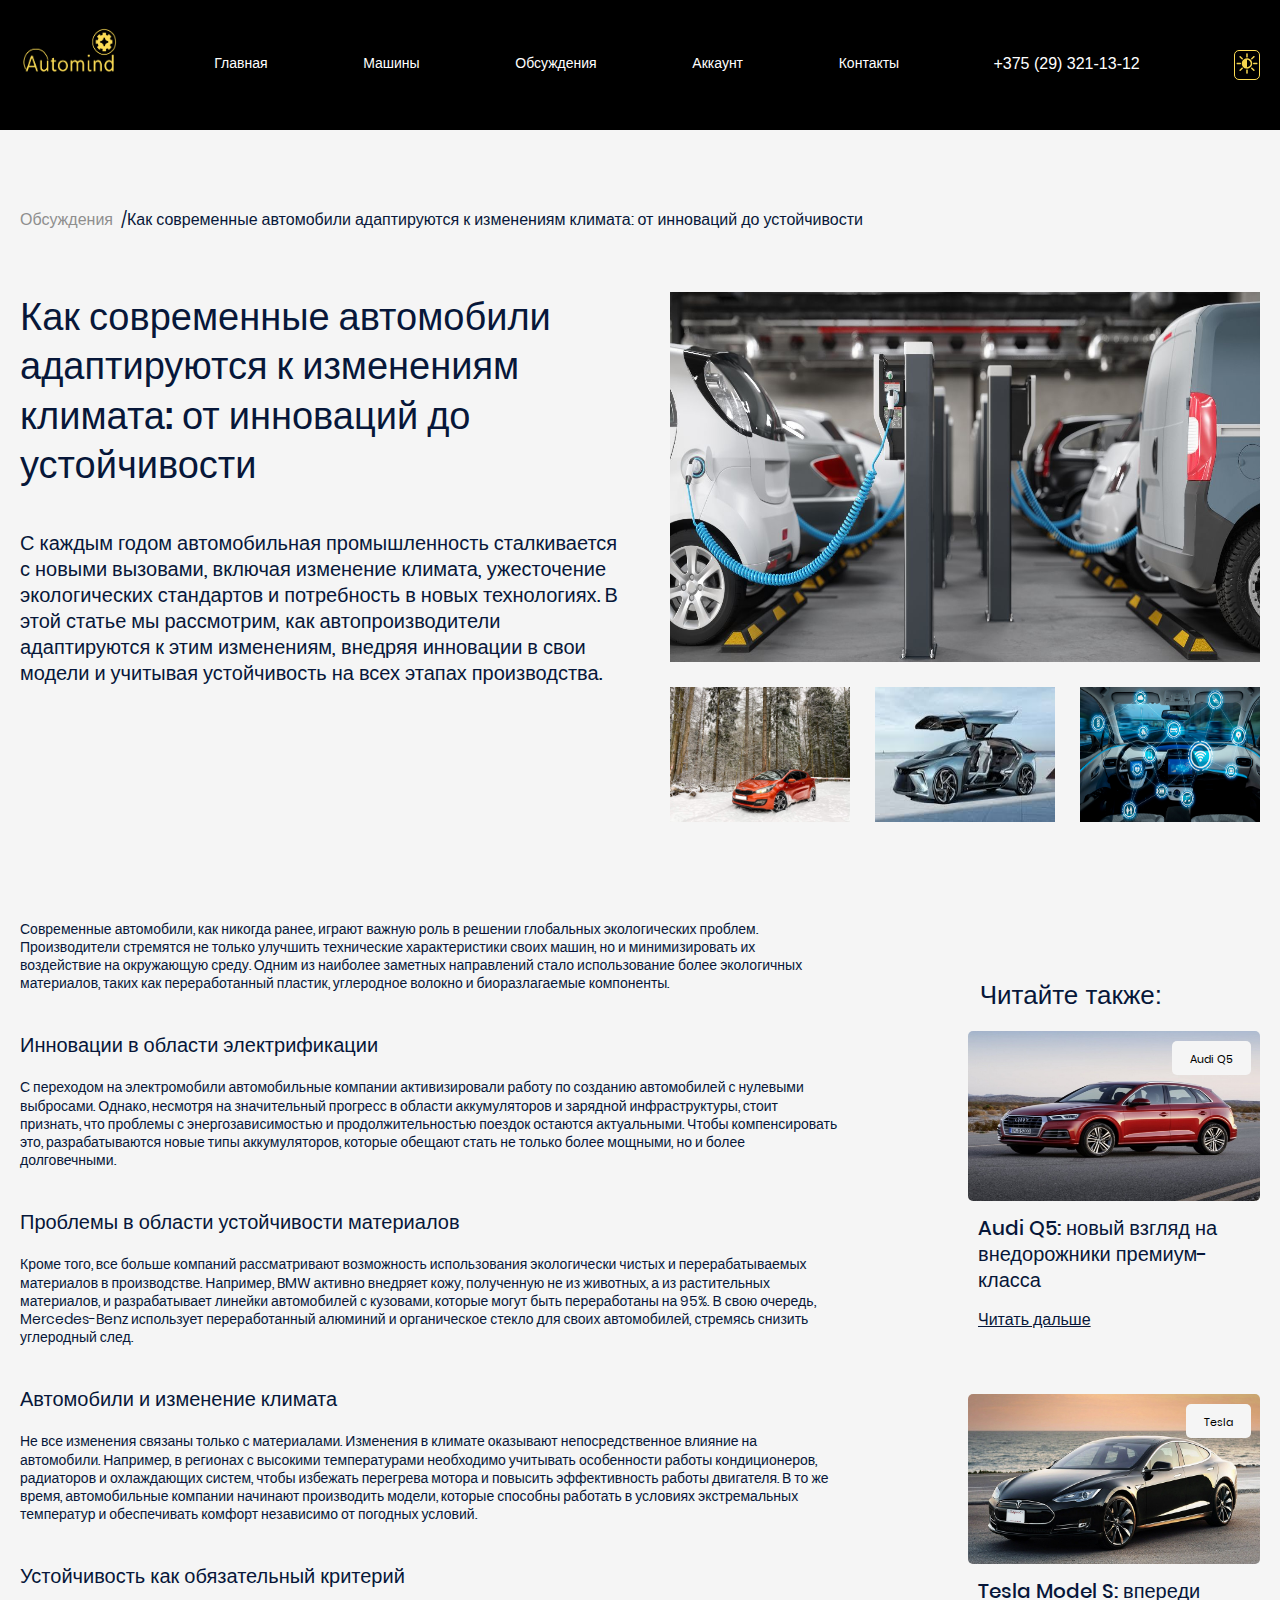
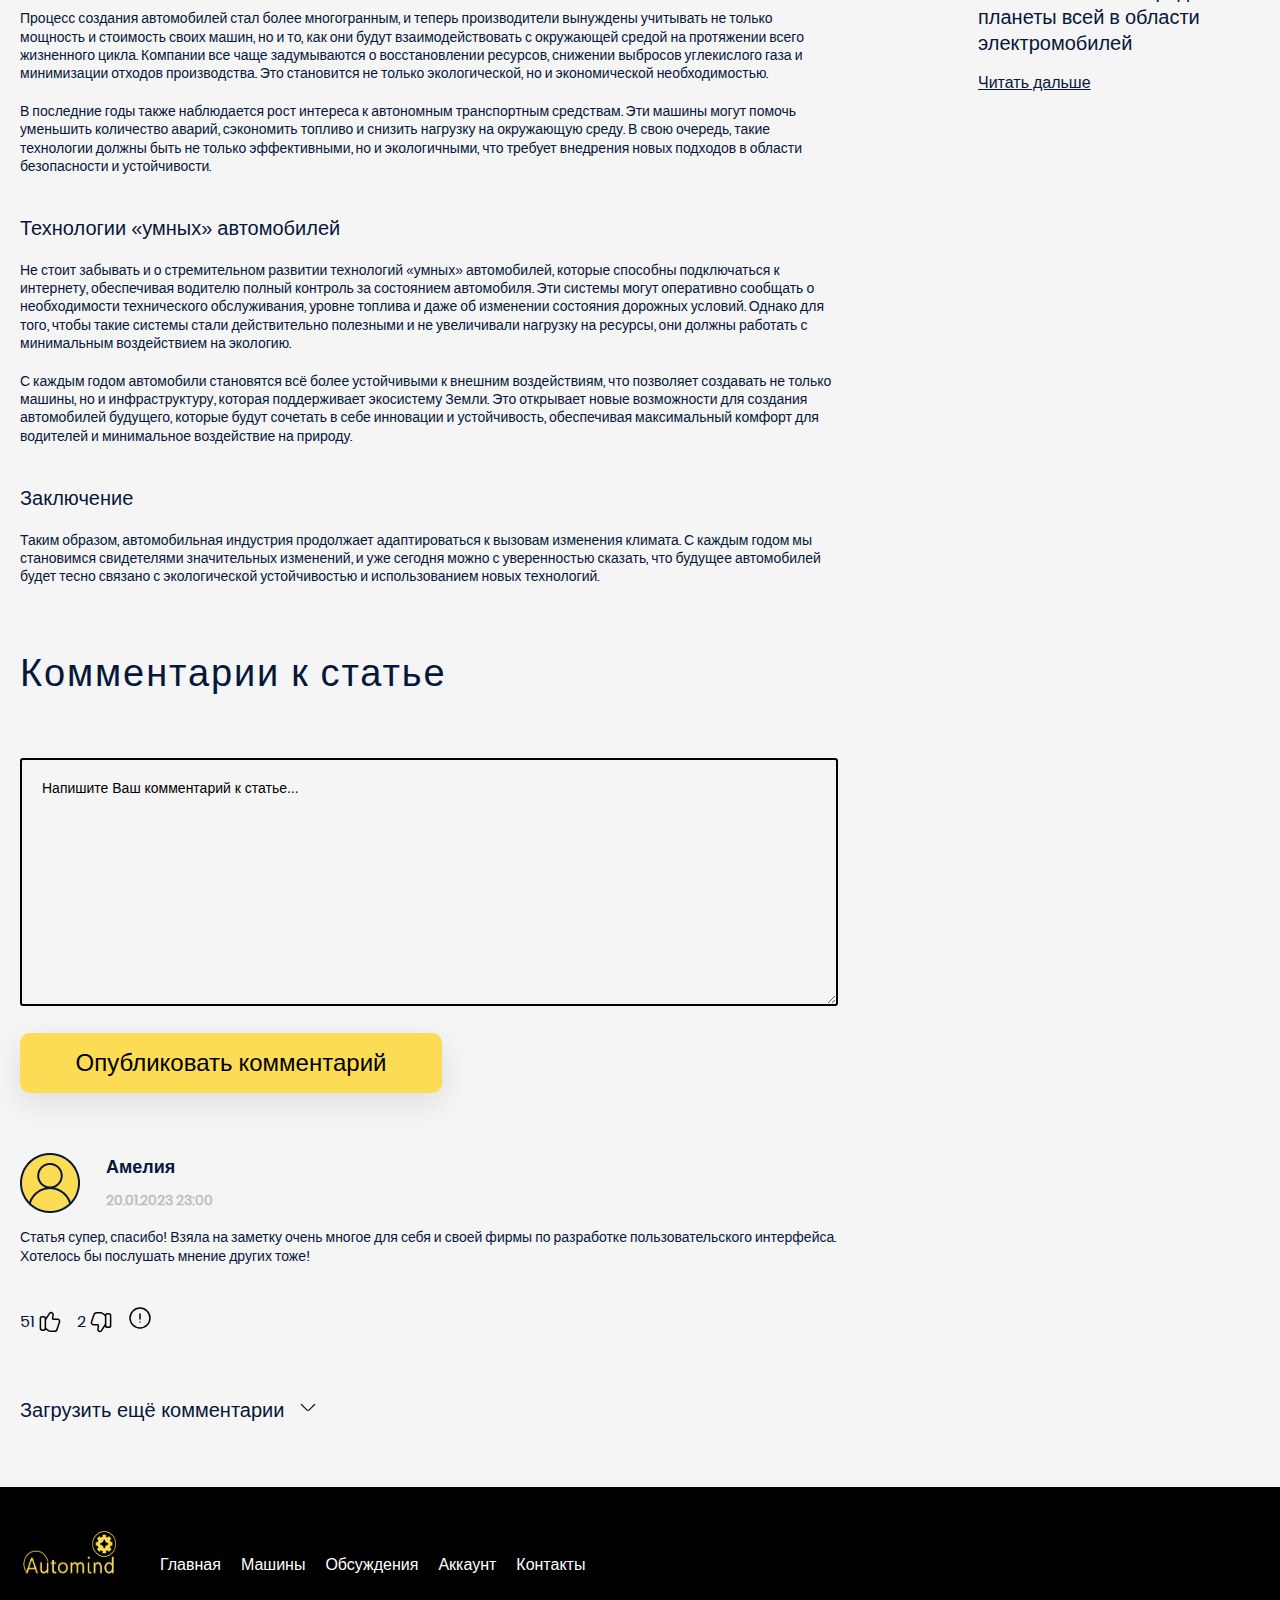
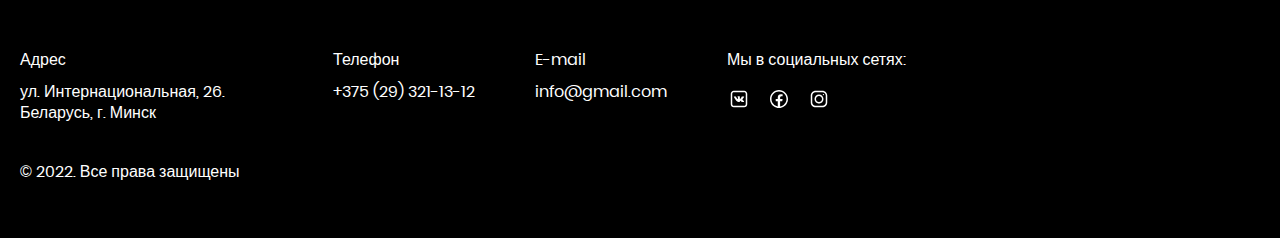
<file: AUTO/pages/detail.html>
<!DOCTYPE html>
<html lang="ru">
<head>
    <meta charset="UTF-8">
    <title>Детальная</title>
    <link rel="stylesheet" href="../css/global.css">
    <link rel="stylesheet" href="../css/style.css">
    <link rel="stylesheet" href="../css/footer.css">
    <link rel="stylesheet" href="../css/blog.css">
    <link rel="stylesheet" href="../css/detail.css">
    <link rel="stylesheet" href="../css/adaptive.css">
    <meta name="viewport" content="width=device-width, initial-scale=1.0">
</head>
<body>
<header class="header">
    <div class="container">
        <div class="logo">
            <img src="../images/logo.png" alt="Логотип">
        </div>
        <nav class="menu" id="menu">
            <div class="close" id="close-menu">
                <svg id="Layer_1" xmlns="http://www.w3.org/2000/svg"
                     x="0px" y="0px"
                     viewBox="0 0 492 492" xml:space="preserve">
<g>
	<g>
		<path d="M300.188,246L484.14,62.04c5.06-5.064,7.852-11.82,7.86-19.024c0-7.208-2.792-13.972-7.86-19.028L468.02,7.872
			c-5.068-5.076-11.824-7.856-19.036-7.856c-7.2,0-13.956,2.78-19.024,7.856L246.008,191.82L62.048,7.872
			c-5.06-5.076-11.82-7.856-19.028-7.856c-7.2,0-13.96,2.78-19.02,7.856L7.872,23.988c-10.496,10.496-10.496,27.568,0,38.052
			L191.828,246L7.872,429.952c-5.064,5.072-7.852,11.828-7.852,19.032c0,7.204,2.788,13.96,7.852,19.028l16.124,16.116
			c5.06,5.072,11.824,7.856,19.02,7.856c7.208,0,13.968-2.784,19.028-7.856l183.96-183.952l183.952,183.952
			c5.068,5.072,11.824,7.856,19.024,7.856h0.008c7.204,0,13.96-2.784,19.028-7.856l16.12-16.116
			c5.06-5.064,7.852-11.824,7.852-19.028c0-7.204-2.792-13.96-7.852-19.028L300.188,246z"/>
	</g>
</g>
</svg>
            </div>
            <ul>
                <li class="menu-item">
                    <a href="../index.html#main">Главная</a>
                </li>
                <li class="menu-item">
                    <a href="catalog.html">Машины</a>
                </li>
                <li class="menu-item">
                    <a href="blog.html">Обсуждения</a>
                </li>
                <li class="menu-item">
                    <a href="login.html">Аккаунт</a>
                </li>
                <li class="menu-item">
                    <a href="contacts.html">Контакты</a>
                </li>
            </ul>
        </nav>
        <a class="phone" href="tel:+375293211312">
            +375 (29) 321-13-12
        </a>
        <button class="theme" id="theme-toggle" aria-label="Switch theme">
            <!-- SVG для светлой темы (солнце) -->
            <svg id="sun-icon" width="24" height="25" viewBox="0 0 53 52" fill="none"
                 xmlns="http://www.w3.org/2000/svg">
                <path d="M26.5 14.625C24.207 14.625 21.9654 15.2921 20.0589 16.542C18.1523 17.7919 16.6663 19.5685 15.7888 21.647C14.9113 23.7255 14.6817 26.0126 15.129 28.2192C15.5764 30.4257 16.6806 32.4525 18.302 34.0433C19.9234 35.6342 21.9892 36.7175 24.2382 37.1564C26.4871 37.5953 28.8183 37.3701 30.9367 36.5091C33.0552 35.6482 34.8659 34.1902 36.1399 32.3196C37.4138 30.449 38.0938 28.2498 38.0938 26C38.0938 22.9832 36.8723 20.0899 34.698 17.9567C32.5238 15.8234 29.5749 14.625 26.5 14.625ZM26.5 34.125V17.875C28.6963 17.875 30.8027 18.731 32.3557 20.2548C33.9088 21.7785 34.7813 23.8451 34.7813 26C34.7813 28.1549 33.9088 30.2215 32.3557 31.7452C30.8027 33.269 28.6963 34.125 26.5 34.125Z"
                      fill="url(#paint0_linear_2147_2357)"/>
                <path d="M26.5 13C26.9393 13 27.3605 12.8288 27.6711 12.524C27.9818 12.2193 28.1562 11.806 28.1562 11.375V4.875C28.1562 4.44402 27.9818 4.0307 27.6711 3.72595C27.3605 3.4212 26.9393 3.25 26.5 3.25C26.0607 3.25 25.6395 3.4212 25.3289 3.72595C25.0182 4.0307 24.8438 4.44402 24.8438 4.875V11.375C24.8438 11.806 25.0182 12.2193 25.3289 12.524C25.6395 12.8288 26.0607 13 26.5 13Z"
                      fill="url(#paint1_linear_2147_2357)"/>
                <path d="M14.7886 16.8022C15.0989 17.1049 15.5187 17.2748 15.9562 17.2748C16.3938 17.2748 16.8136 17.1049 17.1239 16.8022C17.4324 16.4978 17.6055 16.0859 17.6055 15.6566C17.6055 15.2273 17.4324 14.8154 17.1239 14.511L12.4367 9.91223C12.1199 9.64601 11.7123 9.5069 11.2955 9.5227C10.8786 9.53849 10.4832 9.70803 10.1882 9.99744C9.89326 10.2868 9.72046 10.6748 9.70436 11.0838C9.68826 11.4927 9.83004 11.8926 10.1014 12.2035L14.7886 16.8022Z"
                      fill="url(#paint2_linear_2147_2357)"/>
                <path d="M13.25 26C13.25 25.569 13.0755 25.1557 12.7649 24.851C12.4543 24.5462 12.033 24.375 11.5938 24.375H4.96875C4.52949 24.375 4.10821 24.5462 3.7976 24.851C3.487 25.1557 3.3125 25.569 3.3125 26C3.3125 26.431 3.487 26.8443 3.7976 27.149C4.10821 27.4538 4.52949 27.625 4.96875 27.625H11.5938C12.033 27.625 12.4543 27.4538 12.7649 27.149C13.0755 26.8443 13.25 26.431 13.25 26Z"
                      fill="url(#paint3_linear_2147_2357)"/>
                <path d="M14.7899 35.1974L10.1027 39.7961C9.79424 40.1006 9.62109 40.5125 9.62109 40.9418C9.62109 41.3711 9.79424 41.7829 10.1027 42.0874C10.2575 42.238 10.441 42.3571 10.6428 42.438C10.8446 42.5189 11.0607 42.5599 11.2787 42.5586C11.7132 42.5568 12.1295 42.3876 12.438 42.0874L17.1252 37.4886C17.3966 37.1778 17.5383 36.7779 17.5222 36.3689C17.5061 35.9599 17.3333 35.572 17.0384 35.2826C16.7434 34.9932 16.348 34.8236 15.9312 34.8079C15.5143 34.7921 15.1067 34.9312 14.7899 35.1974Z"
                      fill="url(#paint4_linear_2147_2357)"/>
                <path d="M26.5 39C26.0607 39 25.6395 39.1712 25.3289 39.476C25.0182 39.7807 24.8438 40.194 24.8438 40.625V47.125C24.8438 47.556 25.0182 47.9693 25.3289 48.274C25.6395 48.5788 26.0607 48.75 26.5 48.75C26.9393 48.75 27.3605 48.5788 27.6711 48.274C27.9818 47.9693 28.1562 47.556 28.1562 47.125V40.625C28.1562 40.194 27.9818 39.7807 27.6711 39.476C27.3605 39.1712 26.9393 39 26.5 39Z"
                      fill="url(#paint5_linear_2147_2357)"/>
                <path d="M38.2101 35.1974C37.8933 34.9312 37.4857 34.7921 37.0689 34.8079C36.6521 34.8236 36.2566 34.9932 35.9617 35.2826C35.6667 35.572 35.4939 35.9599 35.4778 36.3689C35.4617 36.7779 35.6035 37.1778 35.8748 37.4886L40.562 42.0874C40.8705 42.3876 41.2869 42.5568 41.7214 42.5586C41.9394 42.5599 42.1554 42.5189 42.3572 42.438C42.559 42.3571 42.7426 42.238 42.8973 42.0874C43.2058 41.7829 43.3789 41.3711 43.3789 40.9418C43.3789 40.5125 43.2058 40.1006 42.8973 39.7961L38.2101 35.1974Z"
                      fill="url(#paint6_linear_2147_2357)"/>
                <path d="M48.0312 24.375H41.4062C40.967 24.375 40.5457 24.5462 40.2351 24.851C39.9245 25.1557 39.75 25.569 39.75 26C39.75 26.431 39.9245 26.8443 40.2351 27.149C40.5457 27.4538 40.967 27.625 41.4062 27.625H48.0312C48.4705 27.625 48.8918 27.4538 49.2024 27.149C49.513 26.8443 49.6875 26.431 49.6875 26C49.6875 25.569 49.513 25.1557 49.2024 24.851C48.8918 24.5462 48.4705 24.375 48.0312 24.375Z"
                      fill="url(#paint7_linear_2147_2357)"/>
                <path d="M37.0355 17.2902C37.2547 17.2893 37.4714 17.2458 37.6733 17.1621C37.8752 17.0784 38.0581 16.9563 38.2115 16.8027L42.8987 12.204C43.072 12.0583 43.2129 11.879 43.3123 11.6774C43.4117 11.4758 43.4675 11.2562 43.4764 11.0324C43.4852 10.8087 43.4467 10.5855 43.3635 10.377C43.2802 10.1684 43.1539 9.97904 42.9925 9.82068C42.8311 9.66231 42.638 9.5384 42.4255 9.4567C42.213 9.375 41.9855 9.33729 41.7574 9.34594C41.5293 9.35458 41.3055 9.40939 41.1 9.50693C40.8945 9.60447 40.7118 9.74263 40.5633 9.91273L35.8762 14.5115C35.5677 14.8159 35.3945 15.2278 35.3945 15.6571C35.3945 16.0864 35.5677 16.4983 35.8762 16.8027C36.182 17.1089 36.5987 17.2841 37.0355 17.2902Z"
                      fill="url(#paint8_linear_2147_2357)"/>
                <defs>
                    <linearGradient id="paint0_linear_2147_2357" x1="0.231878" y1="0.0812499" x2="51.7782" y2="52.9169"
                                    gradientUnits="userSpaceOnUse">
                        <stop offset="0" stop-color="#F0D046"/>
                        <stop offset="1" stop-color="#FCDC55"/>
                    </linearGradient>
                    <linearGradient id="paint1_linear_2147_2357" x1="9.34125" y1="-8.79125" x2="60.8879" y2="44.0282"
                                    gradientUnits="userSpaceOnUse">
                        <stop offset="0" stop-color="#F0D046"/>
                        <stop offset="1" stop-color="#FCDC55"/>
                    </linearGradient>
                    <linearGradient id="paint2_linear_2147_2357" x1="0.197008" y1="0.129726" x2="51.7271" y2="52.9488"
                                    gradientUnits="userSpaceOnUse">
                        <stop offset="0" stop-color="#F0D046"/>
                        <stop offset="1" stop-color="#FCDC55"/>
                    </linearGradient>
                    <linearGradient id="paint3_linear_2147_2357" x1="-8.92719" y1="9.01875" x2="42.6192" y2="61.8544"
                                    gradientUnits="userSpaceOnUse">
                        <stop offset="0" stop-color="#F0D046"/>
                        <stop offset="1" stop-color="#FCDC55"/>
                    </linearGradient>
                    <linearGradient id="paint4_linear_2147_2357" x1="-12.6873" y1="12.6911" x2="38.8594" y2="65.5105"
                                    gradientUnits="userSpaceOnUse">
                        <stop offset="0" stop-color="#F0D046"/>
                        <stop offset="1" stop-color="#FCDC55"/>
                    </linearGradient>
                    <linearGradient id="paint5_linear_2147_2357" x1="-8.8775" y1="8.97" x2="42.6691" y2="61.7894"
                                    gradientUnits="userSpaceOnUse">
                        <stop offset="0" stop-color="#F0D046"/>
                        <stop offset="1" stop-color="#FCDC55"/>
                    </linearGradient>
                    <linearGradient id="paint6_linear_2147_2357" x1="0.282008" y1="0.0486244" x2="51.8121" y2="52.8677"
                                    gradientUnits="userSpaceOnUse">
                        <stop offset="0" stop-color="#F0D046"/>
                        <stop offset="1" stop-color="#FCDC55"/>
                    </linearGradient>
                    <linearGradient id="paint7_linear_2147_2357" x1="9.39094" y1="-8.85625" x2="60.9373" y2="43.9794"
                                    gradientUnits="userSpaceOnUse">
                        <stop offset="0" stop-color="#F0D046"/>
                        <stop offset="1" stop-color="#FCDC55"/>
                    </linearGradient>
                    <linearGradient id="paint8_linear_2147_2357" x1="13.1524" y1="-12.5123" x2="64.6991" y2="40.3072"
                                    gradientUnits="userSpaceOnUse">
                        <stop offset="0" stop-color="#F0D046"/>
                        <stop offset="1" stop-color="#FCDC55"/>
                    </linearGradient>
                </defs>
            </svg>

            <!-- SVG для темной темы (луна) -->
            <svg id="moon-icon" style="display:none;" width="25" height="25" viewBox="0 0 25 25" fill="none"
                 xmlns="http://www.w3.org/2000/svg">
                <g clip-path="url(#clip0_2147_2566)">
                    <path d="M7.34823 18.7868C13.6655 18.7868 18.786 13.6655 18.786 7.34823C18.786 4.54902 17.7774 1.98835 16.1085 0C21.265 1.65535 24.9992 6.48533 24.9992 12.1918C24.9992 19.2655 19.2655 24.9992 12.1918 24.9992C6.48533 24.9992 1.65535 21.265 0 16.1085C1.98835 17.7782 4.54982 18.7868 7.34823 18.7868Z"
                          fill="white"/>
                    <path d="M20.1078 2.13965C21.8208 4.3161 22.8502 7.05608 22.8502 10.0418C22.8502 17.1155 17.1165 22.8492 10.0428 22.8492C7.05706 22.8492 4.31708 21.8198 2.14062 20.1068C4.48437 23.0821 8.11126 24.9992 12.1928 24.9992C19.2665 24.9992 25.0002 19.2655 25.0002 12.1918C25.0002 8.11029 23.0831 4.4842 20.1078 2.13965Z"
                          fill="white"/>
                    <path d="M6.41108 4.99925L7.73024 7.67359L10.6807 8.10183L8.54591 10.183L9.0494 13.1215L6.41108 11.7343L3.77196 13.1215L4.27545 10.183L2.14062 8.10183L5.09112 7.67359L6.41108 4.99925ZM13.8522 4.14355L14.5358 5.52995L16.0654 5.75168L14.9584 6.8307L15.2202 8.35318L13.8522 7.63437L12.4842 8.35318L12.7459 6.8307L11.6389 5.75168L13.1686 5.52995L13.8522 4.14355Z"
                          fill="white"/>
                </g>
                <defs>
                    <clipPath id="clip0_2147_2566">
                        <rect width="25" height="25" fill="white"/>
                    </clipPath>
                </defs>
            </svg>
        </button>
        <div class="burger" id="burger">
            <svg
                    xmlns="http://www.w3.org/2000/svg"
                    width="40px" height="22px">
                <path fill-rule="evenodd" fill="rgb(130, 19, 40)"
                      d="M0.000,-0.000 L40.000,-0.000 L40.000,2.000 L0.000,2.000 L0.000,-0.000 Z"/>
                <path fill-rule="evenodd" fill="rgb(130, 19, 40)"
                      d="M0.000,10.000 L40.000,10.000 L40.000,12.000 L0.000,12.000 L0.000,10.000 Z"/>
                <path fill-rule="evenodd" fill="rgb(130, 19, 40)"
                      d="M0.000,20.000 L40.000,20.000 L40.000,22.000 L0.000,22.000 L0.000,20.000 Z"/>
            </svg>
        </div>
    </div>
</header>
<section class="detail">
    <div class="container">
        <div class="breadcrumbs">
            <a href="blog.html" class="breadcrumbs-pre-title">Обсуждения</a>
            <span>/</span>
            <div class="breadcrumbs-title">Как современные автомобили адаптируются к изменениям климата: от инноваций до
                устойчивости
            </div>
        </div>
        <div class="detail-product">
            <div class="detail-product-header">
                <div class="detail-product-header-info">
                    <h1 class="detail-product-header-title">Как современные автомобили адаптируются к изменениям
                        климата: от инноваций до устойчивости</h1>
                    <div class="detail-product-header-description">С каждым годом автомобильная промышленность
                        сталкивается с новыми вызовами, включая изменение климата, ужесточение экологических стандартов
                        и потребность в новых технологиях. В этой статье мы рассмотрим, как автопроизводители
                        адаптируются к этим изменениям, внедряя инновации в свои модели и учитывая устойчивость на всех
                        этапах производства.
                    </div>
                </div>
                <div class="detail-product-header-actions">
                    <div class="detail-images">
                        <div class="detail-image1">
                            <img src="../images/detail-image-1.jpg" alt="Машина">
                        </div>
                        <div class="detail-image">
                            <img src="../images/detail-image-2.jpg" alt="Машина">
                        </div>
                        <div class="detail-image">
                            <img src="../images/detail-image-3.jpeg" alt="Машина">
                        </div>
                        <div class="detail-image">
                            <img src="../images/detail-image-4.jpg" alt="Машина">
                        </div>
                    </div>
                </div>
            </div>
            <div class="detail-product-body">
                <div class="detail-content-info">
                    <div class="detail-text">
                        <p>Современные автомобили, как никогда ранее, играют важную роль в решении глобальных
                            экологических проблем. Производители стремятся не только улучшить технические характеристики
                            своих машин, но и минимизировать их воздействие на окружающую среду. Одним из наиболее
                            заметных направлений стало использование более экологичных материалов, таких как
                            переработанный пластик, углеродное волокно и биоразлагаемые компоненты.</p>
                        <h3>Инновации в области электрификации</h3>
                        <p>С переходом на электромобили автомобильные компании активизировали работу по созданию
                            автомобилей с нулевыми выбросами. Однако, несмотря на значительный прогресс в области
                            аккумуляторов и зарядной инфраструктуры, стоит признать, что проблемы с энергозависимостью и
                            продолжительностью поездок остаются актуальными. Чтобы компенсировать это, разрабатываются
                            новые типы аккумуляторов, которые обещают стать не только более мощными, но и более
                            долговечными.</p>
                        <h3>Проблемы в области устойчивости материалов</h3>
                        <p>Кроме того, все больше компаний рассматривают возможность использования экологически чистых и
                            перерабатываемых материалов в производстве. Например, BMW активно внедряет кожу, полученную
                            не из животных, а из растительных материалов, и разрабатывает линейки автомобилей с
                            кузовами, которые могут быть переработаны на 95%. В свою очередь, Mercedes-Benz использует
                            переработанный алюминий и органическое стекло для своих автомобилей, стремясь снизить
                            углеродный след.</p>
                        <h3>Автомобили и изменение климата</h3>
                        <p>Не все изменения связаны только с материалами. Изменения в климате оказывают непосредственное
                            влияние на автомобили. Например, в регионах с высокими температурами необходимо учитывать
                            особенности работы кондиционеров, радиаторов и охлаждающих систем, чтобы избежать перегрева
                            мотора и повысить эффективность работы двигателя. В то же время, автомобильные компании
                            начинают производить модели, которые способны работать в условиях экстремальных температур и
                            обеспечивать комфорт независимо от погодных условий.</p>
                        <h3>Устойчивость как обязательный критерий</h3>
                        <p>Процесс создания автомобилей стал более многогранным, и теперь производители вынуждены
                            учитывать не только мощность и стоимость своих машин, но и то, как они будут
                            взаимодействовать с окружающей средой на протяжении всего жизненного цикла. Компании все
                            чаще задумываются о восстановлении ресурсов, снижении выбросов углекислого газа и
                            минимизации отходов производства. Это становится не только экологической, но и экономической
                            необходимостью.</p>
                        <p>В последние годы также наблюдается рост интереса к автономным транспортным средствам. Эти
                            машины могут помочь уменьшить количество аварий, сэкономить топливо и снизить нагрузку на
                            окружающую среду. В свою очередь, такие технологии должны быть не только эффективными, но и
                            экологичными, что требует внедрения новых подходов в области безопасности и
                            устойчивости.</p>
                        <h3>Технологии «умных» автомобилей</h3>
                        <p>Не стоит забывать и о стремительном развитии технологий «умных» автомобилей, которые способны
                            подключаться к интернету, обеспечивая водителю полный контроль за состоянием автомобиля. Эти
                            системы могут оперативно сообщать о необходимости технического обслуживания, уровне топлива
                            и даже об изменении состояния дорожных условий. Однако для того, чтобы такие системы стали
                            действительно полезными и не увеличивали нагрузку на ресурсы, они должны работать с
                            минимальным воздействием на экологию.</p>
                        <p>С каждым годом автомобили становятся всё более устойчивыми к внешним воздействиям, что
                            позволяет создавать не только машины, но и инфраструктуру, которая поддерживает экосистему
                            Земли. Это открывает новые возможности для создания автомобилей будущего, которые будут
                            сочетать в себе инновации и устойчивость, обеспечивая максимальный комфорт для водителей и
                            минимальное воздействие на природу.</p>
                        <h3>Заключение</h3>
                        <p>Таким образом, автомобильная индустрия продолжает адаптироваться к вызовам изменения климата.
                            С каждым годом мы становимся свидетелями значительных изменений, и уже сегодня можно с
                            уверенностью сказать, что будущее автомобилей будет тесно связано с экологической
                            устойчивостью и использованием новых технологий.</p>
                    </div>
                    <div class="comments">
                        <div class="comments-title">Комментарии к статье</div>
                        <form class="comments-form">
                            <label for="comment">
              <textarea id="comment" placeholder="Напишите Ваш комментарий к статье..."
                        class="comment-textarea"></textarea>
                            </label>
                            <button class="button">Опубликовать комментарий</button>
                        </form>
                        <div class="comments-items">
                            <div class="comments-item">
                                <div class="comments-item-header">
                                    <div class="comments-item-avatar">
                                        <img src="../images/avatar.png" alt="Аватар">
                                    </div>
                                    <div class="comments-item-info">
                                        <div class="comments-item-info-name">Амелия</div>
                                        <div class="comments-item-info-date">20.01.2023 23:00</div>
                                    </div>
                                </div>
                                <div class="comments-item-body">
                                    <div class="comments-item-text">Статья супер, спасибо! Взяла на заметку очень многое
                                        для себя и своей фирмы по разработке пользовательского интерфейса. Хотелось бы
                                        послушать мнение других тоже!
                                    </div>
                                    <div class="comments-item-actions">
                                        <div class="comments-item-actions-reaction">
                                            <span>51</span>
                                            <svg width="24" height="24" viewBox="0 0 24 24" fill="none"
                                                 xmlns="http://www.w3.org/2000/svg">
                                                <path
                                                        d="M7.47998 18.35L10.58 20.75C10.98 21.15 11.88 21.35 12.48 21.35H16.28C17.48 21.35 18.78 20.45 19.08 19.25L21.48 11.95C21.98 10.55 21.08 9.34997 19.58 9.34997H15.58C14.98 9.34997 14.48 8.84997 14.58 8.14997L15.08 4.94997C15.28 4.04997 14.68 3.04997 13.78 2.74997C12.98 2.44997 11.98 2.84997 11.58 3.44997L7.47998 9.54997"
                                                        stroke="#071739" stroke-width="1.5" stroke-miterlimit="10"/>
                                                <path
                                                        d="M2.37988 18.35V8.55002C2.37988 7.15002 2.97988 6.65002 4.37988 6.65002H5.37988C6.77988 6.65002 7.37988 7.15002 7.37988 8.55002V18.35C7.37988 19.75 6.77988 20.25 5.37988 20.25H4.37988C2.97988 20.25 2.37988 19.75 2.37988 18.35Z"
                                                        stroke="#071739" stroke-width="1.5" stroke-linecap="round"
                                                        stroke-linejoin="round"/>
                                            </svg>
                                        </div>
                                        <div class="comments-item-actions-reaction">
                                            <span>2</span>
                                            <svg width="24" height="24" viewBox="0 0 24 24" fill="none"
                                                 xmlns="http://www.w3.org/2000/svg">
                                                <path
                                                        d="M16.5197 5.65002L13.4197 3.25002C13.0197 2.85002 12.1197 2.65002 11.5197 2.65002H7.71973C6.51973 2.65002 5.21973 3.55002 4.91973 4.75002L2.51973 12.05C2.01973 13.45 2.91973 14.65 4.41973 14.65H8.41973C9.01973 14.65 9.51973 15.15 9.41973 15.85L8.91973 19.05C8.71973 19.95 9.31973 20.95 10.2197 21.25C11.0197 21.55 12.0197 21.15 12.4197 20.55L16.5197 14.45"
                                                        stroke="#071739" stroke-width="1.5" stroke-miterlimit="10"/>
                                                <path
                                                        d="M21.6201 5.65V15.45C21.6201 16.85 21.0201 17.35 19.6201 17.35H18.6201C17.2201 17.35 16.6201 16.85 16.6201 15.45V5.65C16.6201 4.25 17.2201 3.75 18.6201 3.75H19.6201C21.0201 3.75 21.6201 4.25 21.6201 5.65Z"
                                                        stroke="#071739" stroke-width="1.5" stroke-linecap="round"
                                                        stroke-linejoin="round"/>
                                            </svg>
                                        </div>
                                        <div class="comments-item-actions-complaint">
                                            <svg width="24" height="24" viewBox="0 0 24 24" fill="none"
                                                 xmlns="http://www.w3.org/2000/svg">
                                                <path d="M12 22C17.5 22 22 17.5 22 12C22 6.5 17.5 2 12 2C6.5 2 2 6.5 2 12C2 17.5 6.5 22 12 22Z"
                                                      stroke="#071739" stroke-width="1.5" stroke-linecap="round"
                                                      stroke-linejoin="round"/>
                                                <path d="M12 8V13" stroke="#071739" stroke-width="1.5"
                                                      stroke-linecap="round"
                                                      stroke-linejoin="round"/>
                                                <path d="M11.9946 16H12.0036" stroke="#071739" stroke-width="1.5"
                                                      stroke-linecap="round"
                                                      stroke-linejoin="round"/>
                                            </svg>
                                        </div>
                                    </div>
                                </div>
                            </div>
                        </div>
                        <a href="#" class="comments-more">
                            <span>Загрузить ещё комментарии</span>
                            <svg width="20" height="20" viewBox="0 0 20 20" fill="none"
                                 xmlns="http://www.w3.org/2000/svg">
                                <path
                                        d="M10 14C9.41668 14 8.83335 13.775 8.39168 13.3334L2.95835 7.90003C2.71668 7.65837 2.71668 7.25837 2.95835 7.0167C3.20002 6.77503 3.60002 6.77503 3.84168 7.0167L9.27502 12.45C9.67502 12.85 10.325 12.85 10.725 12.45L16.1583 7.0167C16.4 6.77503 16.8 6.77503 17.0417 7.0167C17.2833 7.25837 17.2833 7.65837 17.0417 7.90003L11.6083 13.3334C11.1667 13.775 10.5833 14 10 14Z"
                                        fill="#709FDC"/>
                            </svg>
                        </a>
                    </div>
                </div>
                <div class="detail-content-actions">
                    <div class="detail-related-title">Читайте также:</div>
                    <div class="detail-product-related">
                        <div class="product-card">
                            <div class="product-card-image">
                                <img src="../images/blog/blog2.jpeg" alt="Card">
                            </div>
                            <div class="product-card-category">Audi Q5</div>
                            <div class="product-card-title">Audi Q5: новый взгляд на внедорожники премиум-класса</div>
                            <div class="product-card-action">
                                <a href="detail.html" class="product-card-detail">Читать дальше</a>
                            </div>
                        </div>
                        <div class="product-card">
                            <div class="product-card-image">
                                <img src="../images/blog/blog3.jpg" alt="Card">
                            </div>
                            <div class="product-card-category">Tesla</div>
                            <div class="product-card-title">Tesla Model S: впереди планеты всей в области
                                электромобилей
                            </div>
                            <div class="product-card-action">
                                <a href="detail.html" class="product-card-detail">Читать дальше</a>
                            </div>
                        </div>
                    </div>
                </div>
            </div>
        </div>
    </div>
</section>
<footer class="footer">
    <div class="container">
        <div class="footer-first-block">
            <a href="../index.html" class="logo">
                <img src="../images/logo.png" alt="logo">
            </a>
            <div class="footer-menu">
                <nav class="menu">
                    <ul>
                        <li class="menu-item">
                            <a href="../index.html#main">Главная</a>
                        </li>
                        <li class="menu-item">
                            <a href="catalog.html">Машины</a>
                        </li>
                        <li class="menu-item">
                            <a href="blog.html">Обсуждения</a>
                        </li>
                        <li class="menu-item">
                            <a href="login.html">Аккаунт</a>
                        </li>
                        <li class="menu-item">
                            <a href="contacts.html">Контакты</a>
                        </li>
                    </ul>
                </nav>
            </div>
        </div>
        <div class="footer-blocks">
            <div class="footer-block footer-address">
                <div class="footer-head">
                    Адрес
                </div>
                <a class="footer-body"
                   href="https://yandex.ru/maps/?text=ул.+Интернациональная+26,+Минск,+Минская+область+220030,+Беларусь"
                   target="_blank">
                    ул. Интернациональная, 26. Беларусь, г. Минск
                </a>
            </div>
            <div class="footer-block">
                <div class="footer-head">
                    Телефон
                </div>
                <a class="footer-body" href="tel:+375293211312">
                    +375 (29) 321-13-12
                </a>
            </div>
            <div class="footer-block">
                <div class="footer-head">
                    E-mail
                </div>
                <a class="footer-body" href="mailto:info@gmail.com">
                    info@gmail.com
                </a>
            </div>
            <div class="footer-block footer-social">
                <div class="footer-head">
                    Мы в социальных сетях:
                </div>
                <div class="footer-body">
                    <a href="https://vk.com/blogprofile">
                        <svg width="24" height="24" viewBox="0 0 24 24" fill="none" xmlns="http://www.w3.org/2000/svg">
                            <path
                                    d="M6.81128 3.74976C5.12964 3.74976 3.74976 5.12964 3.74976 6.81128V17.1882C3.74976 18.8699 5.12964 20.2498 6.81128 20.2498H17.1882C18.8699 20.2498 20.2498 18.8699 20.2498 17.1882V6.81128C20.2498 5.12964 18.8699 3.74976 17.1882 3.74976H6.81128ZM6.81128 5.24976H17.1882C18.0583 5.24976 18.7498 5.94116 18.7498 6.81128V17.1882C18.7498 18.0583 18.0583 18.7498 17.1882 18.7498H6.81128C5.94116 18.7498 5.24976 18.0583 5.24976 17.1882V6.81128C5.24976 5.94116 5.94116 5.24976 6.81128 5.24976ZM11.7888 9.17261C11.238 9.16675 10.7693 9.17261 10.5056 9.30151C10.3298 9.38647 10.1951 9.57983 10.2771 9.58862C10.3796 9.60327 10.6111 9.65308 10.7341 9.82007C10.8923 10.0339 10.8865 10.5173 10.8865 10.5173C10.8865 10.5173 10.9744 11.8474 10.6726 12.0144C10.4646 12.1287 10.1804 11.8972 9.56519 10.8396C9.25171 10.2947 9.0144 9.69409 9.0144 9.69409C9.0144 9.69409 8.97046 9.58276 8.88843 9.52417C8.78882 9.45093 8.65112 9.42749 8.65112 9.42749L7.18335 9.43628C7.18335 9.43628 6.96362 9.44507 6.88452 9.53882C6.81128 9.62671 6.87866 9.79956 6.87866 9.79956C6.87866 9.79956 8.0271 12.4861 9.32788 13.8396C10.5203 15.0818 11.8738 14.9998 11.8738 14.9998H12.489C12.489 14.9998 12.6736 14.9792 12.7673 14.8796C12.8552 14.7859 12.8523 14.6101 12.8523 14.6101C12.8523 14.6101 12.8406 13.7869 13.2214 13.6638C13.5994 13.5466 14.0798 14.4607 14.5925 14.8123C14.9822 15.0789 15.2781 15.0203 15.2781 15.0203L16.6492 14.9998C16.6492 14.9998 17.364 14.9558 17.0242 14.3904C16.9978 14.3464 16.8279 13.9744 16.0076 13.2126C15.1462 12.4158 15.2605 12.5447 16.2976 11.1648C16.9275 10.324 17.1794 9.81128 17.1003 9.58862C17.0242 9.38062 16.5613 9.43628 16.5613 9.43628L15.0173 9.44507C15.0173 9.44507 14.9031 9.43042 14.8181 9.48022C14.7361 9.53003 14.6833 9.64722 14.6833 9.64722C14.6833 9.64722 14.4373 10.2976 14.1121 10.8513C13.4265 12.0173 13.1482 12.0818 13.0369 12.0085C12.7761 11.8386 12.8406 11.3289 12.8406 10.9685C12.8406 9.83472 13.0134 9.36597 12.5066 9.24292C12.3396 9.2019 12.2166 9.17554 11.7888 9.17261Z"
                                    fill="#071739"/>
                        </svg>
                    </a>
                    <a href="https://www.facebook.com/blogprofile">
                        <svg width="24" height="24" viewBox="0 0 24 24" fill="none" xmlns="http://www.w3.org/2000/svg">
                            <path
                                    d="M11.9995 3.00024C7.03783 3.00024 2.99951 7.03856 2.99951 12.0002C2.99951 16.9619 7.03783 21.0002 11.9995 21.0002C16.9612 21.0002 20.9995 16.9619 20.9995 12.0002C20.9995 7.03856 16.9612 3.00024 11.9995 3.00024ZM11.9995 4.50024C16.1505 4.50024 19.4995 7.84923 19.4995 12.0002C19.4995 15.7708 16.7333 18.8712 13.1157 19.4094V14.1873H15.2515L15.5869 12.0178H13.1157V10.8328C13.1157 9.93201 13.4117 9.13208 14.2539 9.13208H15.6074V7.2395C15.3697 7.20725 14.8665 7.13696 13.9155 7.13696C11.9295 7.13696 10.7661 8.18545 10.7661 10.575V12.0178H8.72412V14.1873H10.7661V19.3904C7.20615 18.8032 4.49951 15.73 4.49951 12.0002C4.49951 7.84923 7.84849 4.50024 11.9995 4.50024Z"
                                    fill="#071739"/>
                        </svg>
                    </a>
                    <a href="https://www.instagram.com/blogprofile">
                        <svg width="24" height="24" viewBox="0 0 24 24" fill="none" xmlns="http://www.w3.org/2000/svg">
                            <path
                                    d="M8.60181 3.74976C5.93872 3.74976 3.75024 5.9353 3.75024 8.60132V15.3982C3.75024 18.0613 5.93579 20.2498 8.60181 20.2498H15.3987C18.0618 20.2498 20.2502 18.0642 20.2502 15.3982V8.60132C20.2502 5.93823 18.0647 3.74976 15.3987 3.74976H8.60181ZM8.60181 5.24976H15.3987C17.2532 5.24976 18.7502 6.74683 18.7502 8.60132V15.3982C18.7502 17.2527 17.2532 18.7498 15.3987 18.7498H8.60181C6.74731 18.7498 5.25024 17.2527 5.25024 15.3982V8.60132C5.25024 6.74683 6.74731 5.24976 8.60181 5.24976ZM16.4299 6.89038C16.052 6.89038 15.7502 7.19214 15.7502 7.57007C15.7502 7.948 16.052 8.24976 16.4299 8.24976C16.8079 8.24976 17.1096 7.948 17.1096 7.57007C17.1096 7.19214 16.8079 6.89038 16.4299 6.89038ZM12.0002 7.49976C9.52466 7.49976 7.50024 9.52417 7.50024 11.9998C7.50024 14.4753 9.52466 16.4998 12.0002 16.4998C14.4758 16.4998 16.5002 14.4753 16.5002 11.9998C16.5002 9.52417 14.4758 7.49976 12.0002 7.49976ZM12.0002 8.99976C13.6672 8.99976 15.0002 10.3328 15.0002 11.9998C15.0002 13.6667 13.6672 14.9998 12.0002 14.9998C10.3333 14.9998 9.00024 13.6667 9.00024 11.9998C9.00024 10.3328 10.3333 8.99976 12.0002 8.99976Z"
                                    fill="#071739"/>
                        </svg>
                    </a>
                </div>
            </div>
        </div>
        <div class="footer-rights">© 2022. Все права защищены</div>
    </div>
</footer>
<script src="../script.js"></script>
</body>
</html>
</file>
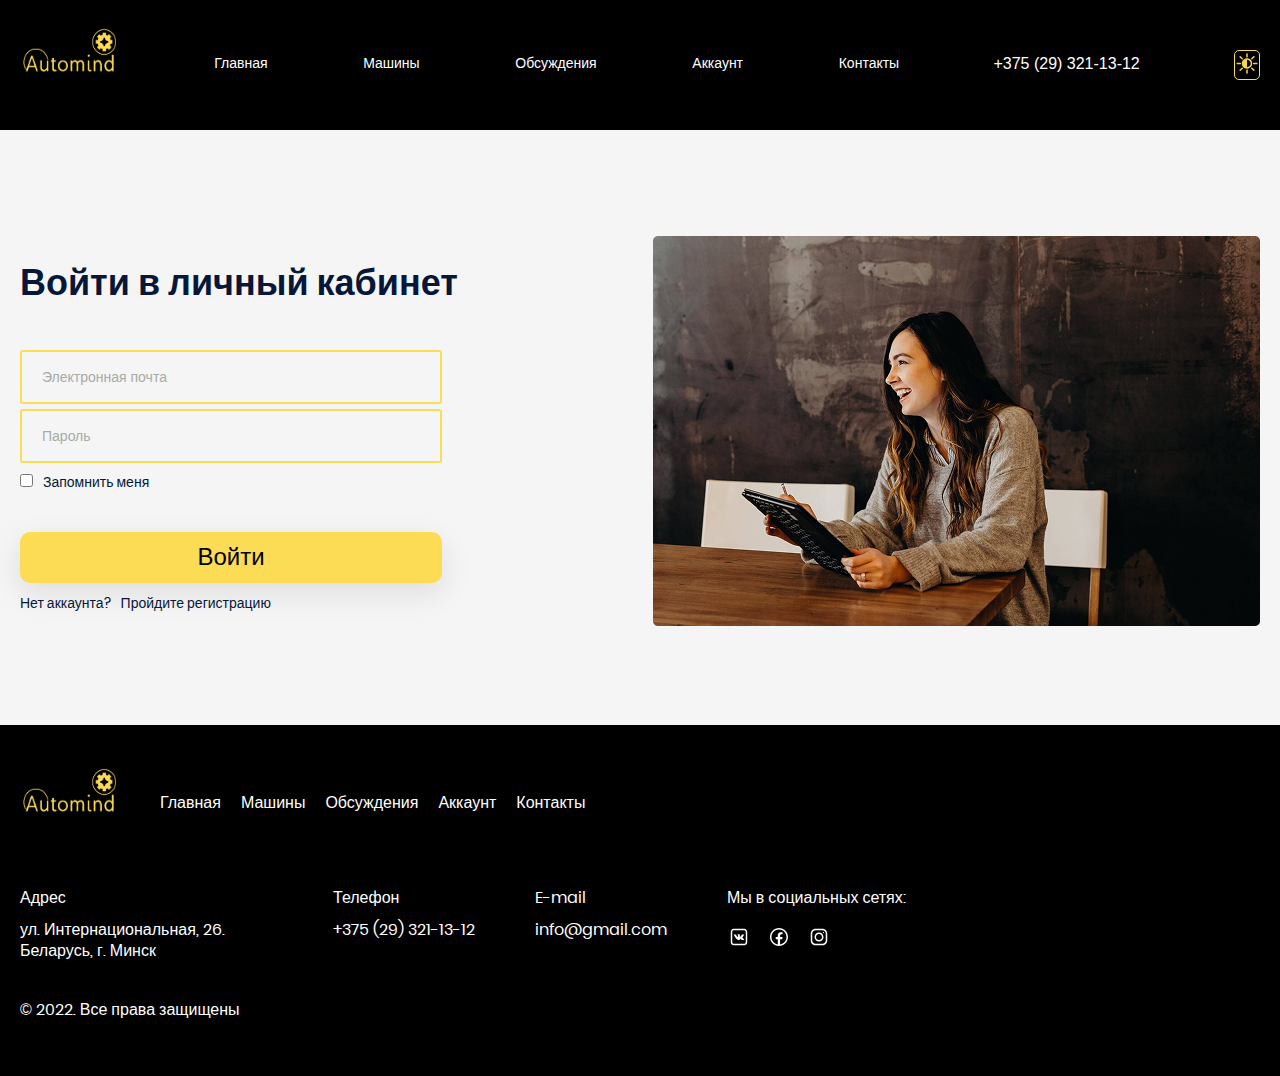
<file: AUTO/pages/login.html>
<!DOCTYPE html>
<html lang="ru">
<head>
    <meta charset="UTF-8">
    <title>Авторизация</title>
    <link rel="stylesheet" href="../css/global.css">
    <link rel="stylesheet" href="../css/style.css">
    <link rel="stylesheet" href="../css/footer.css">
    <link rel="stylesheet" href="../css/login.css">
    <link rel="stylesheet" href="../css/adaptive.css">
    <meta name="viewport" content="width=device-width, initial-scale=1.0">
</head>
<body>
<header class="header">
    <div class="container">
        <div class="logo">
            <img src="../images/logo.png" alt="Логотип">
        </div>
        <nav class="menu" id="menu">
            <div class="close" id="close-menu">
                <svg id="Layer_1" xmlns="http://www.w3.org/2000/svg"
                     x="0px" y="0px"
                     viewBox="0 0 492 492" xml:space="preserve">
<g>
	<g>
		<path d="M300.188,246L484.14,62.04c5.06-5.064,7.852-11.82,7.86-19.024c0-7.208-2.792-13.972-7.86-19.028L468.02,7.872
			c-5.068-5.076-11.824-7.856-19.036-7.856c-7.2,0-13.956,2.78-19.024,7.856L246.008,191.82L62.048,7.872
			c-5.06-5.076-11.82-7.856-19.028-7.856c-7.2,0-13.96,2.78-19.02,7.856L7.872,23.988c-10.496,10.496-10.496,27.568,0,38.052
			L191.828,246L7.872,429.952c-5.064,5.072-7.852,11.828-7.852,19.032c0,7.204,2.788,13.96,7.852,19.028l16.124,16.116
			c5.06,5.072,11.824,7.856,19.02,7.856c7.208,0,13.968-2.784,19.028-7.856l183.96-183.952l183.952,183.952
			c5.068,5.072,11.824,7.856,19.024,7.856h0.008c7.204,0,13.96-2.784,19.028-7.856l16.12-16.116
			c5.06-5.064,7.852-11.824,7.852-19.028c0-7.204-2.792-13.96-7.852-19.028L300.188,246z"/>
	</g>
</g>
</svg>
            </div>
            <ul>
                <li class="menu-item">
                    <a href="../index.html#main">Главная</a>
                </li>
                <li class="menu-item">
                    <a href="catalog.html">Машины</a>
                </li>
                <li class="menu-item">
                    <a href="blog.html">Обсуждения</a>
                </li>
                <li class="menu-item">
                    <a href="login.html">Аккаунт</a>
                </li>
                <li class="menu-item">
                    <a href="contacts.html">Контакты</a>
                </li>
            </ul>
        </nav>
        <a class="phone" href="tel:+375293211312">
            +375 (29) 321-13-12
        </a>
        <button class="theme" id="theme-toggle" aria-label="Switch theme">
            <!-- SVG для светлой темы (солнце) -->
            <svg id="sun-icon" width="24" height="25" viewBox="0 0 53 52" fill="none" xmlns="http://www.w3.org/2000/svg">
                <path d="M26.5 14.625C24.207 14.625 21.9654 15.2921 20.0589 16.542C18.1523 17.7919 16.6663 19.5685 15.7888 21.647C14.9113 23.7255 14.6817 26.0126 15.129 28.2192C15.5764 30.4257 16.6806 32.4525 18.302 34.0433C19.9234 35.6342 21.9892 36.7175 24.2382 37.1564C26.4871 37.5953 28.8183 37.3701 30.9367 36.5091C33.0552 35.6482 34.8659 34.1902 36.1399 32.3196C37.4138 30.449 38.0938 28.2498 38.0938 26C38.0938 22.9832 36.8723 20.0899 34.698 17.9567C32.5238 15.8234 29.5749 14.625 26.5 14.625ZM26.5 34.125V17.875C28.6963 17.875 30.8027 18.731 32.3557 20.2548C33.9088 21.7785 34.7813 23.8451 34.7813 26C34.7813 28.1549 33.9088 30.2215 32.3557 31.7452C30.8027 33.269 28.6963 34.125 26.5 34.125Z" fill="url(#paint0_linear_2147_2357)"/>
                <path d="M26.5 13C26.9393 13 27.3605 12.8288 27.6711 12.524C27.9818 12.2193 28.1562 11.806 28.1562 11.375V4.875C28.1562 4.44402 27.9818 4.0307 27.6711 3.72595C27.3605 3.4212 26.9393 3.25 26.5 3.25C26.0607 3.25 25.6395 3.4212 25.3289 3.72595C25.0182 4.0307 24.8438 4.44402 24.8438 4.875V11.375C24.8438 11.806 25.0182 12.2193 25.3289 12.524C25.6395 12.8288 26.0607 13 26.5 13Z" fill="url(#paint1_linear_2147_2357)"/>
                <path d="M14.7886 16.8022C15.0989 17.1049 15.5187 17.2748 15.9562 17.2748C16.3938 17.2748 16.8136 17.1049 17.1239 16.8022C17.4324 16.4978 17.6055 16.0859 17.6055 15.6566C17.6055 15.2273 17.4324 14.8154 17.1239 14.511L12.4367 9.91223C12.1199 9.64601 11.7123 9.5069 11.2955 9.5227C10.8786 9.53849 10.4832 9.70803 10.1882 9.99744C9.89326 10.2868 9.72046 10.6748 9.70436 11.0838C9.68826 11.4927 9.83004 11.8926 10.1014 12.2035L14.7886 16.8022Z" fill="url(#paint2_linear_2147_2357)"/>
                <path d="M13.25 26C13.25 25.569 13.0755 25.1557 12.7649 24.851C12.4543 24.5462 12.033 24.375 11.5938 24.375H4.96875C4.52949 24.375 4.10821 24.5462 3.7976 24.851C3.487 25.1557 3.3125 25.569 3.3125 26C3.3125 26.431 3.487 26.8443 3.7976 27.149C4.10821 27.4538 4.52949 27.625 4.96875 27.625H11.5938C12.033 27.625 12.4543 27.4538 12.7649 27.149C13.0755 26.8443 13.25 26.431 13.25 26Z" fill="url(#paint3_linear_2147_2357)"/>
                <path d="M14.7899 35.1974L10.1027 39.7961C9.79424 40.1006 9.62109 40.5125 9.62109 40.9418C9.62109 41.3711 9.79424 41.7829 10.1027 42.0874C10.2575 42.238 10.441 42.3571 10.6428 42.438C10.8446 42.5189 11.0607 42.5599 11.2787 42.5586C11.7132 42.5568 12.1295 42.3876 12.438 42.0874L17.1252 37.4886C17.3966 37.1778 17.5383 36.7779 17.5222 36.3689C17.5061 35.9599 17.3333 35.572 17.0384 35.2826C16.7434 34.9932 16.348 34.8236 15.9312 34.8079C15.5143 34.7921 15.1067 34.9312 14.7899 35.1974Z" fill="url(#paint4_linear_2147_2357)"/>
                <path d="M26.5 39C26.0607 39 25.6395 39.1712 25.3289 39.476C25.0182 39.7807 24.8438 40.194 24.8438 40.625V47.125C24.8438 47.556 25.0182 47.9693 25.3289 48.274C25.6395 48.5788 26.0607 48.75 26.5 48.75C26.9393 48.75 27.3605 48.5788 27.6711 48.274C27.9818 47.9693 28.1562 47.556 28.1562 47.125V40.625C28.1562 40.194 27.9818 39.7807 27.6711 39.476C27.3605 39.1712 26.9393 39 26.5 39Z" fill="url(#paint5_linear_2147_2357)"/>
                <path d="M38.2101 35.1974C37.8933 34.9312 37.4857 34.7921 37.0689 34.8079C36.6521 34.8236 36.2566 34.9932 35.9617 35.2826C35.6667 35.572 35.4939 35.9599 35.4778 36.3689C35.4617 36.7779 35.6035 37.1778 35.8748 37.4886L40.562 42.0874C40.8705 42.3876 41.2869 42.5568 41.7214 42.5586C41.9394 42.5599 42.1554 42.5189 42.3572 42.438C42.559 42.3571 42.7426 42.238 42.8973 42.0874C43.2058 41.7829 43.3789 41.3711 43.3789 40.9418C43.3789 40.5125 43.2058 40.1006 42.8973 39.7961L38.2101 35.1974Z" fill="url(#paint6_linear_2147_2357)"/>
                <path d="M48.0312 24.375H41.4062C40.967 24.375 40.5457 24.5462 40.2351 24.851C39.9245 25.1557 39.75 25.569 39.75 26C39.75 26.431 39.9245 26.8443 40.2351 27.149C40.5457 27.4538 40.967 27.625 41.4062 27.625H48.0312C48.4705 27.625 48.8918 27.4538 49.2024 27.149C49.513 26.8443 49.6875 26.431 49.6875 26C49.6875 25.569 49.513 25.1557 49.2024 24.851C48.8918 24.5462 48.4705 24.375 48.0312 24.375Z" fill="url(#paint7_linear_2147_2357)"/>
                <path d="M37.0355 17.2902C37.2547 17.2893 37.4714 17.2458 37.6733 17.1621C37.8752 17.0784 38.0581 16.9563 38.2115 16.8027L42.8987 12.204C43.072 12.0583 43.2129 11.879 43.3123 11.6774C43.4117 11.4758 43.4675 11.2562 43.4764 11.0324C43.4852 10.8087 43.4467 10.5855 43.3635 10.377C43.2802 10.1684 43.1539 9.97904 42.9925 9.82068C42.8311 9.66231 42.638 9.5384 42.4255 9.4567C42.213 9.375 41.9855 9.33729 41.7574 9.34594C41.5293 9.35458 41.3055 9.40939 41.1 9.50693C40.8945 9.60447 40.7118 9.74263 40.5633 9.91273L35.8762 14.5115C35.5677 14.8159 35.3945 15.2278 35.3945 15.6571C35.3945 16.0864 35.5677 16.4983 35.8762 16.8027C36.182 17.1089 36.5987 17.2841 37.0355 17.2902Z" fill="url(#paint8_linear_2147_2357)"/>
                <defs>
                    <linearGradient id="paint0_linear_2147_2357" x1="0.231878" y1="0.0812499" x2="51.7782" y2="52.9169" gradientUnits="userSpaceOnUse">
                        <stop offset="0" stop-color="#F0D046"/>
                        <stop offset="1" stop-color="#FCDC55"/>
                    </linearGradient>
                    <linearGradient id="paint1_linear_2147_2357" x1="9.34125" y1="-8.79125" x2="60.8879" y2="44.0282" gradientUnits="userSpaceOnUse">
                        <stop offset="0" stop-color="#F0D046"/>
                        <stop offset="1" stop-color="#FCDC55"/>
                    </linearGradient>
                    <linearGradient id="paint2_linear_2147_2357" x1="0.197008" y1="0.129726" x2="51.7271" y2="52.9488" gradientUnits="userSpaceOnUse">
                        <stop offset="0" stop-color="#F0D046"/>
                        <stop offset="1" stop-color="#FCDC55"/>
                    </linearGradient>
                    <linearGradient id="paint3_linear_2147_2357" x1="-8.92719" y1="9.01875" x2="42.6192" y2="61.8544" gradientUnits="userSpaceOnUse">
                        <stop offset="0" stop-color="#F0D046"/>
                        <stop offset="1" stop-color="#FCDC55"/>
                    </linearGradient>
                    <linearGradient id="paint4_linear_2147_2357" x1="-12.6873" y1="12.6911" x2="38.8594" y2="65.5105" gradientUnits="userSpaceOnUse">
                        <stop offset="0" stop-color="#F0D046"/>
                        <stop offset="1" stop-color="#FCDC55"/>
                    </linearGradient>
                    <linearGradient id="paint5_linear_2147_2357" x1="-8.8775" y1="8.97" x2="42.6691" y2="61.7894" gradientUnits="userSpaceOnUse">
                        <stop offset="0" stop-color="#F0D046"/>
                        <stop offset="1" stop-color="#FCDC55"/>
                    </linearGradient>
                    <linearGradient id="paint6_linear_2147_2357" x1="0.282008" y1="0.0486244" x2="51.8121" y2="52.8677" gradientUnits="userSpaceOnUse">
                        <stop offset="0" stop-color="#F0D046"/>
                        <stop offset="1" stop-color="#FCDC55"/>
                    </linearGradient>
                    <linearGradient id="paint7_linear_2147_2357" x1="9.39094" y1="-8.85625" x2="60.9373" y2="43.9794" gradientUnits="userSpaceOnUse">
                        <stop offset="0" stop-color="#F0D046"/>
                        <stop offset="1" stop-color="#FCDC55"/>
                    </linearGradient>
                    <linearGradient id="paint8_linear_2147_2357" x1="13.1524" y1="-12.5123" x2="64.6991" y2="40.3072" gradientUnits="userSpaceOnUse">
                        <stop offset="0" stop-color="#F0D046"/>
                        <stop offset="1" stop-color="#FCDC55"/>
                    </linearGradient>
                </defs>
            </svg>

            <!-- SVG для темной темы (луна) -->
            <svg id="moon-icon" style="display:none;" width="25" height="25" viewBox="0 0 25 25" fill="none" xmlns="http://www.w3.org/2000/svg">
                <g clip-path="url(#clip0_2147_2566)">
                    <path d="M7.34823 18.7868C13.6655 18.7868 18.786 13.6655 18.786 7.34823C18.786 4.54902 17.7774 1.98835 16.1085 0C21.265 1.65535 24.9992 6.48533 24.9992 12.1918C24.9992 19.2655 19.2655 24.9992 12.1918 24.9992C6.48533 24.9992 1.65535 21.265 0 16.1085C1.98835 17.7782 4.54982 18.7868 7.34823 18.7868Z" fill="white"/>
                    <path d="M20.1078 2.13965C21.8208 4.3161 22.8502 7.05608 22.8502 10.0418C22.8502 17.1155 17.1165 22.8492 10.0428 22.8492C7.05706 22.8492 4.31708 21.8198 2.14062 20.1068C4.48437 23.0821 8.11126 24.9992 12.1928 24.9992C19.2665 24.9992 25.0002 19.2655 25.0002 12.1918C25.0002 8.11029 23.0831 4.4842 20.1078 2.13965Z" fill="white"/>
                    <path d="M6.41108 4.99925L7.73024 7.67359L10.6807 8.10183L8.54591 10.183L9.0494 13.1215L6.41108 11.7343L3.77196 13.1215L4.27545 10.183L2.14062 8.10183L5.09112 7.67359L6.41108 4.99925ZM13.8522 4.14355L14.5358 5.52995L16.0654 5.75168L14.9584 6.8307L15.2202 8.35318L13.8522 7.63437L12.4842 8.35318L12.7459 6.8307L11.6389 5.75168L13.1686 5.52995L13.8522 4.14355Z" fill="white"/>
                </g>
                <defs>
                    <clipPath id="clip0_2147_2566">
                        <rect width="25" height="25" fill="white"/>
                    </clipPath>
                </defs>
            </svg>
        </button>
        <div class="burger" id="burger">
            <svg
                    xmlns="http://www.w3.org/2000/svg"
                    width="40px" height="22px">
                <path fill-rule="evenodd" fill="rgb(130, 19, 40)"
                      d="M0.000,-0.000 L40.000,-0.000 L40.000,2.000 L0.000,2.000 L0.000,-0.000 Z"/>
                <path fill-rule="evenodd" fill="rgb(130, 19, 40)"
                      d="M0.000,10.000 L40.000,10.000 L40.000,12.000 L0.000,12.000 L0.000,10.000 Z"/>
                <path fill-rule="evenodd" fill="rgb(130, 19, 40)"
                      d="M0.000,20.000 L40.000,20.000 L40.000,22.000 L0.000,22.000 L0.000,20.000 Z"/>
            </svg>
        </div>
    </div>
</header>
<section class="login">
    <div class="container">
        <div class="auth-form">
            <h2 class="auth-title">
                Войти в личный кабинет
            </h2>
            <div class="auth-inputs">
                <div class="auth-input">
                    <label for="email">
                        <input type="email" id="email" class="input" placeholder="Электронная почта">
                    </label>
                </div>
                <div class="auth-input">
                    <label class="password-container">
                        <input type="password" class="input" placeholder="Пароль">
                    </label>
                </div>
            </div>
            <div class="auth-checkbox">
                <input type="checkbox" id="remember">
                <label for="remember">Запомнить меня</label>
            </div>
            <div class="auth-button">
                <button class="button" >Войти</button>
            </div>
            <div class="auth-link">
                Нет аккаунта? <a href="/signup">Пройдите регистрацию</a>
            </div>
        </div>
        <div class="page-image">
            <img src="../images/login.png" alt="Login">
        </div>
    </div>
</section>

<footer class="footer">
    <div class="container">
        <div class="footer-first-block">
            <a href="../index.html" class="logo">
                <img src="../images/logo.png" alt="logo">
            </a>
            <div class="footer-menu">
                <nav class="menu">
                    <ul>
                        <li class="menu-item">
                            <a href="../index.html#main">Главная</a>
                        </li>
                        <li class="menu-item">
                            <a href="catalog.html">Машины</a>
                        </li>
                        <li class="menu-item">
                            <a href="blog.html">Обсуждения</a>
                        </li>
                        <li class="menu-item">
                            <a href="login.html">Аккаунт</a>
                        </li>
                        <li class="menu-item">
                            <a href="contacts.html">Контакты</a>
                        </li>
                    </ul>
                </nav>
            </div>
        </div>
        <div class="footer-blocks">
            <div class="footer-block footer-address">
                <div class="footer-head">
                    Адрес
                </div>
                <a class="footer-body" href="https://yandex.ru/maps/?text=ул.+Интернациональная+26,+Минск,+Минская+область+220030,+Беларусь" target="_blank">
                    ул. Интернациональная, 26. Беларусь, г. Минск
                </a>
            </div>
            <div class="footer-block">
                <div class="footer-head">
                    Телефон
                </div>
                <a class="footer-body" href="tel:+375293211312">
                    +375 (29) 321-13-12
                </a>
            </div>
            <div class="footer-block">
                <div class="footer-head">
                    E-mail
                </div>
                <a class="footer-body" href="mailto:info@gmail.com">
                    info@gmail.com
                </a>
            </div>
            <div class="footer-block footer-social">
                <div class="footer-head">
                    Мы в социальных сетях:
                </div>
                <div class="footer-body">
                    <a href="https://vk.com/blogprofile">
                        <svg width="24" height="24" viewBox="0 0 24 24" fill="none" xmlns="http://www.w3.org/2000/svg">
                            <path
                                    d="M6.81128 3.74976C5.12964 3.74976 3.74976 5.12964 3.74976 6.81128V17.1882C3.74976 18.8699 5.12964 20.2498 6.81128 20.2498H17.1882C18.8699 20.2498 20.2498 18.8699 20.2498 17.1882V6.81128C20.2498 5.12964 18.8699 3.74976 17.1882 3.74976H6.81128ZM6.81128 5.24976H17.1882C18.0583 5.24976 18.7498 5.94116 18.7498 6.81128V17.1882C18.7498 18.0583 18.0583 18.7498 17.1882 18.7498H6.81128C5.94116 18.7498 5.24976 18.0583 5.24976 17.1882V6.81128C5.24976 5.94116 5.94116 5.24976 6.81128 5.24976ZM11.7888 9.17261C11.238 9.16675 10.7693 9.17261 10.5056 9.30151C10.3298 9.38647 10.1951 9.57983 10.2771 9.58862C10.3796 9.60327 10.6111 9.65308 10.7341 9.82007C10.8923 10.0339 10.8865 10.5173 10.8865 10.5173C10.8865 10.5173 10.9744 11.8474 10.6726 12.0144C10.4646 12.1287 10.1804 11.8972 9.56519 10.8396C9.25171 10.2947 9.0144 9.69409 9.0144 9.69409C9.0144 9.69409 8.97046 9.58276 8.88843 9.52417C8.78882 9.45093 8.65112 9.42749 8.65112 9.42749L7.18335 9.43628C7.18335 9.43628 6.96362 9.44507 6.88452 9.53882C6.81128 9.62671 6.87866 9.79956 6.87866 9.79956C6.87866 9.79956 8.0271 12.4861 9.32788 13.8396C10.5203 15.0818 11.8738 14.9998 11.8738 14.9998H12.489C12.489 14.9998 12.6736 14.9792 12.7673 14.8796C12.8552 14.7859 12.8523 14.6101 12.8523 14.6101C12.8523 14.6101 12.8406 13.7869 13.2214 13.6638C13.5994 13.5466 14.0798 14.4607 14.5925 14.8123C14.9822 15.0789 15.2781 15.0203 15.2781 15.0203L16.6492 14.9998C16.6492 14.9998 17.364 14.9558 17.0242 14.3904C16.9978 14.3464 16.8279 13.9744 16.0076 13.2126C15.1462 12.4158 15.2605 12.5447 16.2976 11.1648C16.9275 10.324 17.1794 9.81128 17.1003 9.58862C17.0242 9.38062 16.5613 9.43628 16.5613 9.43628L15.0173 9.44507C15.0173 9.44507 14.9031 9.43042 14.8181 9.48022C14.7361 9.53003 14.6833 9.64722 14.6833 9.64722C14.6833 9.64722 14.4373 10.2976 14.1121 10.8513C13.4265 12.0173 13.1482 12.0818 13.0369 12.0085C12.7761 11.8386 12.8406 11.3289 12.8406 10.9685C12.8406 9.83472 13.0134 9.36597 12.5066 9.24292C12.3396 9.2019 12.2166 9.17554 11.7888 9.17261Z"
                                    fill="#071739"/>
                        </svg>
                    </a>
                    <a href="https://www.facebook.com/blogprofile">
                        <svg width="24" height="24" viewBox="0 0 24 24" fill="none" xmlns="http://www.w3.org/2000/svg">
                            <path
                                    d="M11.9995 3.00024C7.03783 3.00024 2.99951 7.03856 2.99951 12.0002C2.99951 16.9619 7.03783 21.0002 11.9995 21.0002C16.9612 21.0002 20.9995 16.9619 20.9995 12.0002C20.9995 7.03856 16.9612 3.00024 11.9995 3.00024ZM11.9995 4.50024C16.1505 4.50024 19.4995 7.84923 19.4995 12.0002C19.4995 15.7708 16.7333 18.8712 13.1157 19.4094V14.1873H15.2515L15.5869 12.0178H13.1157V10.8328C13.1157 9.93201 13.4117 9.13208 14.2539 9.13208H15.6074V7.2395C15.3697 7.20725 14.8665 7.13696 13.9155 7.13696C11.9295 7.13696 10.7661 8.18545 10.7661 10.575V12.0178H8.72412V14.1873H10.7661V19.3904C7.20615 18.8032 4.49951 15.73 4.49951 12.0002C4.49951 7.84923 7.84849 4.50024 11.9995 4.50024Z"
                                    fill="#071739"/>
                        </svg>
                    </a>
                    <a href="https://www.instagram.com/blogprofile">
                        <svg width="24" height="24" viewBox="0 0 24 24" fill="none" xmlns="http://www.w3.org/2000/svg">
                            <path
                                    d="M8.60181 3.74976C5.93872 3.74976 3.75024 5.9353 3.75024 8.60132V15.3982C3.75024 18.0613 5.93579 20.2498 8.60181 20.2498H15.3987C18.0618 20.2498 20.2502 18.0642 20.2502 15.3982V8.60132C20.2502 5.93823 18.0647 3.74976 15.3987 3.74976H8.60181ZM8.60181 5.24976H15.3987C17.2532 5.24976 18.7502 6.74683 18.7502 8.60132V15.3982C18.7502 17.2527 17.2532 18.7498 15.3987 18.7498H8.60181C6.74731 18.7498 5.25024 17.2527 5.25024 15.3982V8.60132C5.25024 6.74683 6.74731 5.24976 8.60181 5.24976ZM16.4299 6.89038C16.052 6.89038 15.7502 7.19214 15.7502 7.57007C15.7502 7.948 16.052 8.24976 16.4299 8.24976C16.8079 8.24976 17.1096 7.948 17.1096 7.57007C17.1096 7.19214 16.8079 6.89038 16.4299 6.89038ZM12.0002 7.49976C9.52466 7.49976 7.50024 9.52417 7.50024 11.9998C7.50024 14.4753 9.52466 16.4998 12.0002 16.4998C14.4758 16.4998 16.5002 14.4753 16.5002 11.9998C16.5002 9.52417 14.4758 7.49976 12.0002 7.49976ZM12.0002 8.99976C13.6672 8.99976 15.0002 10.3328 15.0002 11.9998C15.0002 13.6667 13.6672 14.9998 12.0002 14.9998C10.3333 14.9998 9.00024 13.6667 9.00024 11.9998C9.00024 10.3328 10.3333 8.99976 12.0002 8.99976Z"
                                    fill="#071739"/>
                        </svg>
                    </a>
                </div>
            </div>
        </div>
        <div class="footer-rights">© 2022. Все права защищены</div>
    </div>
</footer>
<script src="../script.js"></script>
</body>
</html>
</file>
<file: AUTO/css/footer.css>
.footer {
    padding: 40px 0 54px;
    background-color: #000000;
    color: #ffffff;
    font-family: Poppins, sans-serif;
}

.footer-first-block {
    display: flex;
    align-items: center;
}

.footer-menu {
    margin-left: 40px;
}

.footer-menu .menu ul {
    display: flex;
    align-items: center;
    padding: 0;
    margin: 0;
    list-style: none;
    gap: 20px;
    width: unset;
}

.footer-menu .menu-item a {
    font-size: 16px;
}

.footer-blocks {
    margin-top: 40px;
    margin-bottom: 30px;
    display: flex;
    align-items: baseline;
    gap: 60px;
}

.footer-head {
    font-family: Poppins, sans-serif;
    font-weight: 500;
    font-size: 16px;
    margin-bottom: 10px;
}

.footer-body {
    font-size: 16px;
    line-height: 130%;
    display: block;
    text-decoration: none;
    color: #ffffff;
}

a.footer-body {
    padding-bottom: 3px;
    border-bottom: 2px solid transparent;
    transition: all .3s;
}

a.footer-body:hover {
    border-bottom: 2px solid #FCDC55;
}

.footer-button {
    margin-top: 10px;
}

.footer-button .button {
    padding: 10px 20px;
    font-size: 12px;
    font-weight: 500;
}

.footer-address {
    width: 253px;
}

.footer-block.footer-social .footer-head {
    margin-bottom: 15px;
}

.footer-block.footer-social .footer-body a:not(:last-child) {
    margin-right: 12px;
}

.footer-body a {
    text-decoration: none;
}

.footer-body a svg path {
    fill: #ffffff;
    transition: .3s linear;
}

.footer-body a svg:hover path {
    fill: #FCDC55;
}

.footer-rights {
    font-size: 16px;
    color: #ffffff;
}
</file>
<file: AUTO/css/global.css>
body {
    --color-bg: #F5F5F5;
    --color-accent: #fcdc55;
    --color-blue: #071739;
    --color-text: #000000;
    --color-text-light: #ffffff;
}

body.dark-theme {
    --color-bg: #252628;
    --color-accent: #fcdc55;
    --color-blue: #ffffff;
    --color-text: #ffffff;
    --color-text-light: #ffffff;
}

* {
    margin: 0;
    padding: 0;
}

@font-face {
    font-family: Poppins;
    src: url("../fonts/Poppinsregular.ttf");
}

@font-face {
    font-family: PoppinsSemiBold;
    src: url("../fonts/Poppinspoppins-semiboldmedium.ttf");
}

html {
    scroll-behavior: smooth;
}

body {
    font-family: Poppins, sans-serif;
    background-color: var(--color-bg);
    color: var(--color-blue);
    transition: background-color 0.3s ease, color 0.3s ease;
}

.container {
    max-width: 1240px;
    margin: 0 auto;
}

.button {
    font-size: 24px;
    color: #000;
    font-family: PoppinsSemiBold, sans-serif;
    border: 0;
    border-radius: 10px;
    width: 300px;
    height: 60px;
    padding: 10px 15px;
    background-color: var(--color-accent);
    box-shadow: 0 10px 30px 0 rgba(22, 19, 0, 0.1);
    line-height: 16px;
    box-sizing: border-box;
    text-align: center;
    transition: all .3s;
    cursor: pointer;
    text-decoration: none;
}

.button:hover {
    box-shadow: 0 10px 30px 0 rgba(22, 19, 0, 0.21);
    background-color: #f1d159;
}

.menu ul {
    list-style: none;
    display: flex;
    align-items: center;
    width: 685px;
    justify-content: space-between;
}

.menu-item {
    padding-bottom: 3px;
    border-bottom: 2px solid transparent;
    transition: all .3s;
}

.menu-item a {
    font-size: 14px;
    font-family: GilroyMedium, sans-serif;
    color: var(--color-text-light);
    text-decoration: none;
    cursor: pointer;
}

.menu-item:hover {
    border-bottom: 2px solid var(--color-accent);
}

.input {
    box-sizing: border-box;
    padding: 17px 20px;
    border: 2px solid var(--color-accent);
    border-radius: 3px;
    font-family: "Monsterrat", sans-serif;
    font-weight: 400;
    font-size: 14px;
    color: var(--color-blue);
    outline: none;
}

.input::placeholder {
    color: #a8aba7;
}

.theme {
    cursor: pointer;
    background: transparent;
    border: 1px solid var(--color-accent);
    border-radius: 5px;
    transition: all .3s linear;
}

.theme:hover {
    border: 1px solid #c4ac46;
    background-color: #313131;
}
/* ===== Dark Theme Variables ===== */
body.dark-theme {
    --color-bg: #121212;
    --color-blue: #ffffff;
    --color-text: #e0e0e0;
    --color-border: #333333;
    --color-card-bg: #1e1e1e;
    --color-input-bg: #2d2d2d;
    --color-placeholder: #757575;
    --color-shadow: rgba(0, 0, 0, 0.3);
    --color-review-bg: #252525;
    --color-social-icon: #ffffff;
}

/* Dark Theme Components */
.dark-theme .contacts-body a svg path,
.dark-theme .footer-body a svg path {
    fill: var(--color-social-icon);
}

.dark-theme .review-item {
    background: var(--color-review-bg);
    border-color: var(--color-border);
}
</file>
<file: AUTO/css/style.css>
.main {
    background-color: #000000;
    padding-bottom: 144px;
}

.header .container {
    display: flex;
    align-items: center;
    justify-content: space-between;
}

.header {
    padding: 25px 0;
    background-color: #000000;
}

.logo {
    width: 100px;
    height: 50px;
    margin-bottom: 30px;
}

.logo img {
    width: 100%;
    height: 100%;
}

.phone {
    font-size: 16px;
    font-family: GilroyBold, sans-serif;
    color: var(--color-text-light);
    cursor: pointer;
    border-bottom: 2px solid transparent;
    text-decoration: none;
    transition: all .3s;
}

.phone:hover {
    border-bottom: 2px solid var(--color-text-light);
}

.main-content {
    padding: 34px 0 121px;
    background-image: url("../images/main-image.png");
    background-repeat: no-repeat;
    background-size: 70%;
    background-position: 145% bottom;
    overflow: hidden;
    animation: moveCar 2s ease-in-out infinite alternate;
}

@keyframes moveCar {
    0% {
        background-position: 145% bottom;
    }
    100% {
        background-position: 130% bottom;
    }
}

.main-content .container {
    display: flex;
    align-items: center;
}

.main-content-text {
    max-width: 860px;
}

.main-content-text h1 {
    font-size: 64px;
    color: var(--color-text-light);
    font-family: PoppinsSemiBold, sans-serif;
    line-height: 130%;
    margin-bottom: 28px;
}

.main-content-description {
    font-size: 24px;
    color: var(--color-text-light);
    line-height: 1.389;
    margin-bottom: 60px;
    max-width: 640px;
}

.burger {
    display: none;
}

.close {
    display: none;
}

.about {
    padding: 60px 0 65px;
}

.about-title {
    font-family: PoppinsSemiBold, sans-serif;
    font-size: 60px;
    text-transform: uppercase;
    margin-bottom: 95px;
    text-align: center;
}

.about-actions {
    display: flex;
    align-items: start;
    justify-content: space-between;
}

.about-info {
    max-width: 787px;
}

.about-info-description {
    font-size: 24px;
    text-transform: capitalize;
    text-align: justify;
    margin-bottom: 58px;
}

.about-info-description span {
    font-family: PoppinsSemiBold, sans-serif;
}

.about-info-steps-title {
    font-family: PoppinsSemiBold, sans-serif;
    font-size: 48px;
    letter-spacing: 0.05em;
    text-transform: uppercase;
    margin-bottom: 30px;
}

.about-info-items {
    display: grid;
    grid-template-columns: repeat(2, minmax(164px, 1fr));
    grid-column-gap: 20px;
    grid-row-gap: 30px;
    align-items: start;
}

.about-info-item {
    display: flex;
    align-items: center;
    justify-content: space-between;
}

.about-info-item-number {
    display: flex;
    align-items: flex-end;
    justify-content: center;
    margin-bottom: 13px;
    border-radius: 50%;
    background-color: var(--color-accent);
    width: 70px;
    min-width: 70px;
    height: 70px;
    text-align: center;
    font-family: PoppinsSemiBold, sans-serif;
    vertical-align: bottom;
    cursor: pointer;
    transition: .5s;
}

.about-info-item-number span {
    font-size: 60px;
    font-family: PoppinsSemiBold, sans-serif;
    line-height: 44px;
}

.about-info-item:hover .about-info-item-number {
    background-color: var(--color-text-light);
    color: var(--color-accent);
    cursor: pointer;
}

.about-info-item-title {
    font-size: 20px;
    font-family: PoppinsSemiBold, sans-serif;
    cursor: pointer;
    max-width: 306px;
    margin-left: 15px;
}

.popular {
    padding: 45px 0 52px;
}

.popular-title {
    font-family: PoppinsSemiBold, sans-serif;
    font-size: 50px;
    text-align: center;
    margin-bottom: 18px;
}

.popular-button {
    text-align: right;
    margin-bottom: 26px;
}

.popular-button .button {
    font-size: 20px;
    width: 210px;
    height: 50px;
}

.popular-items {
    display: grid;
    grid-template-columns: repeat(4, 1fr);
    grid-column-gap: 50px;
}

.popular-item {
    background-position: center;
    background-repeat: no-repeat;
    background-size: cover;
    border-radius: 20px;
    height: 381px;
    position: relative;
}

.popular-item-text {
    position: absolute;
    bottom: 20px;
    left: 24px;
    font-family: PoppinsSemiBold, sans-serif;
    font-size: 30px;
    color: #fafafa;
}


.reviews {
    padding: 70px 0 68px;
}

.reviews-title {
    font-family: PoppinsSemiBold, sans-serif;
    font-size: 50px;
    letter-spacing: 0.05em;
    margin-bottom: 70px;
}

.reviews-carousel {
    position: relative;
    overflow: hidden;
    padding: 0 60px
}

.review-item {
    min-width: 300px;
    width: 380px;
    height: 267px;
    padding: 30px;
    border: 2px solid var(--color-blue);
    border-radius: 5px;
    box-sizing: border-box;
    flex-shrink: 0;
    background: #f5f5f5;
}

.review-item-head {
    display: flex;
    align-items: center;
}

.review-item-image {
    width: 60px;
    height: 60px;
    border-radius: 50%;
    background-position: center;
    background-size: cover;
    margin-right: 25px;
}

.review-item-image-1 {
    background-image: url('../images/reviews/review1.png');
}

.review-item-image-2 {
    background-image: url('../images/reviews/review2.png');
}

.review-item-image-3 {
    background-image: url('../images/reviews/review3.png');
}

.review-item-image-4 {
    background-image: url('../images/reviews/review4.jpg');
}

.review-item-image-5 {
    background-image: url('../images/reviews/review5.jpg');
}

.review-item-image-6 {
    background-image: url('../images/reviews/review6.jpg');
}

.review-item-image-7 {
    background-image: url('../images/reviews/review7.jpg');
}

.review-item-name {
    font-family: PoppinsSemiBold, sans-serif;
    font-weight: 600;
    font-size: 18px;
}

.review-item-text {
    font-family: Poppins, sans-serif;
    margin-top: 15px;
    font-size: 16px;
    line-height: 140%;
}

.reviews-arrows {
    display: flex;
}

.reviews-arrows a {
    top: calc(50% - 5px);
    display: flex;
    position: absolute;
    cursor: pointer;
}

.reviews-arrows a.move-backward {
    left: 0;
}

.reviews-arrows a.move-forward {
    right: 0;
}

.contacts {
    padding-top: 57px;
    padding-bottom: 106px;
}

.contacts .container {
    display: flex;
    align-items: start;
}

.contacts-info {
    margin-left: 26px;
}

.contacts-title {
    font-family: PoppinsSemiBold, sans-serif;
    font-size: 38px;
    line-height: 130%;
    margin-bottom: 20px;
}

.contacts-block {
    margin-bottom: 20px;
    font-family: Poppins, sans-serif;
}

.contacts-head {
    font-weight: 500;
    font-size: 20px;
    margin-bottom: 10px;
}

.contacts-body {
    font-weight: 400;
    font-size: 14px;
    line-height: 130%;
    display: block;
    text-decoration: none;
    color: var(--color-text);
    transition: all .3s;
}

.contacts-body a {
    text-decoration: none;
}

.contacts-body:hover {
    color: var(--color-accent);
}

.contacts-body a svg path {
    transition: fill 0.3s ease-in-out;
}

.contacts-body a svg:hover path {
    fill: var(--color-accent);
}

.contacts-block.contacts-social .contacts-body a:not(:last-child) {
    margin-right: 20px;
}

.contacts-body a svg path {
    fill: var(--color-text);
}

.reviews-wrapper {
    overflow: hidden;
    position: relative;
    padding: 0 30px;
}

.reviews-track {
    display: flex;
    gap: 24px;
    transition: transform 0.5s ease-in-out;
}

.reviews-arrows {
    position: absolute;
    top: 50%;
    left: 0;
    right: 0;
    display: flex;
    justify-content: space-between;
    transform: translateY(-50%);
}
</file>
<file: AUTO/css/adaptive.css>
@media screen and (max-width: 1250px) {
    .container {
        padding-left: 15px;
        padding-right: 15px;
    }

    .main {
        overflow: hidden;
    }

    .popular-items {
        display: flex;
        flex-wrap: wrap;
        gap: 40px;
        justify-content: center;
        align-items: center;
    }

    .popular-item {
        text-align: center;
    }
}

@media (max-width: 1024px) {
    .menu ul {
        width: 450px;
    }

    .about-actions {
        align-items: center;
        flex-direction: column-reverse;
    }

    .about-info-items {
        margin-bottom: 35px;
    }

    .contacts {
        padding: 20px;
    }

    .contacts .container {
        justify-content: space-between;
    }

    .contacts-map iframe {
        width: 100%;
        height: 300px;
    }

    .contacts-info {
        text-align: center;
        margin-left: 0;
    }

    .contacts-blocks {
        display: flex;
        flex-direction: column;
        gap: 15px;
        max-width: 510px;
    }
}

@media (max-width: 768px) {
    .phone {
        display: none;
    }

    .header .logo {
        margin-right: 0;
    }

    .header .container {
        justify-content: space-between;
        flex-direction: row;
    }

    .header .menu {
        display: none;
    }

    .header .menu {
        position: fixed;
        width: 100%;
        height: 100%;
        margin: 0;
        top: 0;
        left: 0;
        background: rgba(0, 0, 0, 0.73);
        z-index: 100;
    }

    .header .menu ul {
        flex-direction: column;
        align-items: center;
        justify-content: flex-start;
        margin-left: auto;
        margin-right: auto;
        padding-top: 50px;
    }

    .header .menu ul a {
        color: white;
        font-size: 23px;
    }

    .header .menu-item {
        margin: 25px 0;
    }

    .burger {
        display: block;
        width: 36px;
    }

    .burger svg path {
        fill: #FCDC55;
    }

    .header .menu.open {
        display: flex;
        align-items: center;
    }

    .header .menu .close {
        display: block;
        width: 24px;
        height: 24px;
        fill: white;
        position: absolute;
        top: 45px;
        left: 20px;
    }

    .contacts {
        padding: 15px;
    }
    .contacts .container {
        flex-direction: column-reverse;
        align-items: center;
    }

    .contacts-map {
        width: 100%;
        margin: 0 auto;
    }

    .contacts-info {
        margin-top: 25px;
    }

    .contacts-title {
        font-size: 24px;
    }

    .contacts-block {
        padding: 10px;
    }

    .contacts-blocks {
        max-width: unset;
    }

    .contacts-body {
        font-size: 16px;
    }

    .contacts-social {
        display: flex;
        justify-content: center;
        gap: 10px;
        flex-wrap: wrap;
    }

    .contacts-social a svg {
        width: 25px;
        height: 25px;
    }

    .footer-blocks {
        flex-wrap: wrap;
        justify-content: center;
    }

    .footer-address {
        width: 100%;
        text-align: center;
    }

    .footer-block {
        text-align: center;
    }

    .footer-block.footer-social .footer-body {
        text-align: center;
    }

    .footer-menu .menu ul {
        gap: 15px;
        flex-wrap: wrap;
        justify-content: center;
    }

    .reviews-carousel {
        padding: 0 30px;
    }
}

@media screen and (max-width: 548px) {
    .main-content-text h1 {
        font-size: 45px;
        margin-bottom: 20px;
    }

    .main-content-description {
        font-size: 20px;
    }

    .main {
        padding-bottom: 90px;
    }

    .main-content {
        background-size: 95%;
        padding: 34px 0 190px;
        animation: none;
    }

    .reviews-title {
        font-size: 30px;
    }

    .popular-title {
        font-size: 30px;
    }

    .about-title {
        font-size: 30px;
    }

    .about-info-description {
        font-size: 20px;
    }

    .about-info-steps-title {
        font-size: 30px;
    }

    .about-info-items {
        grid-template-columns: repeat(1, minmax(164px, 1fr));
    }
}

@media (max-width: 480px) {
    .main-content-text h1 {
        font-size: 30px;
    }

    .main-content-description {
        font-size: 16px;
    }

    .button {
        width: 100%;
    }

    .contacts {
        padding: 10px;
    }

    .contacts-title {
        font-size: 20px;
    }

    .contacts-body {
        font-size: 14px;
    }

    .contacts-social a svg {
        width: 20px;
        height: 20px;
    }

    .footer-menu {
        margin-left: 0;
    }

    .review-item {
        width: 102%;
        height: 330px;
        min-width: 100%;
        padding: 15px;
    }
}
/* ===== Dark Theme Mobile ===== */
@media (max-width: 768px) {
    .dark-theme .header .menu {
        background: rgba(30, 30, 30, 0.95);
    }
    
    .dark-theme .header .menu ul a {
        color: var(--color-text);
    }
}
/* Адаптация переключателя темы */
@media (max-width: 768px) {
    #theme-toggle {
        padding: 10px;
        min-width: 44px; /* Минимальный размер для сенсорных устройств */
        min-height: 44px;
    }
    
    #sun-icon, #moon-icon {
        width: 20px;
        height: 20px;
    }
    
    body.dark-theme .header {
        background-color: rgba(10, 10, 10, 0.9);
    }
    
    /* Улучшение видимости в темной теме */
    .dark-theme .menu-item:hover {
        background-color: rgba(255, 215, 0, 0.1);
    }
}
@media (max-width: 768px) {
    /* Стили для темной темы на мобильных */
    body.dark-theme {
        --color-bg: #0a0a0a;
        --color-text: #f0f0f0;
        --color-card-bg: #1a1a1a;
    }
    
    /* Переключатель темы */
    #theme-toggle {
        padding: 10px;
        min-width: 44px;
        min-height: 44px;
        transition: transform 0.2s, opacity 0.2s;
    }
    
    /* Иконки */
    #sun-icon, #moon-icon {
        width: 20px;
        height: 20px;
    }
    
    /* Меню в темной теме */
    .dark-theme .header .menu {
        background: rgba(20, 20, 20, 0.98);
    }
}
</file>
<file: лр5/style.css>
@font-face {
    font-family: 'cook';
    src: url(nexa-script-thin.ttf);
}
@font-face {
    font-family: 'pump';
    src: url(parmswijetics.ttf);
}
@font-face {
    font-family: 'minecraft';
    src: url(ему-2.ttf);
}

body {
    background-color: #eb9797; /* Выбранный цвет фона */
    margin: 0;
    padding: 0;
    max-width: 1440px;
    margin: 0 auto; /* Центрирование контента */
}

h1 {
    text-align: center;
}

ul {
    list-style-type: none; /* Убираем маркеры списка */
    padding: 0;
}

a {
    color: black; /* Якорные ссылки черного цвета */
    text-decoration: none; /* Убираем подчеркивание */
}
#film1 {
    font-size: 16px; /* Размер шрифта */
    color: #333; /* Цвет текста */
    font-family: 'cook';
}
#film2 {
    font-size: 16px; /* Размер шрифта */
    color: #333; /* Цвет текста */
    font-family: 'pump';
}
#film3 {
    font-size: 2px; /* Размер шрифта */
    color: #333; /* Цвет текста */
    font-family: 'minecraft';
}
#film1 p {

    text-align: center; /* Выровнять по центру */
}
#film2 p {

    text-align: justify; /* Выровнять по шринеи */
}
#film3 p {

    text-align: right; /* Выровнять по прав стороне */
}

.description {
    margin: 20px; /* Отступы для описания */
}

img {
    width: 250px; /* Размеры изображения */
    height: 200px;
    border-radius: 50px; /* Закругленные края */
}

strong {
    font-weight: bold; /* Увеличиваем жирность текста */
}

/* Применение различных способов выделения текста */
.highlight {
    font-weight: bold; /* Используя css свойство */
}
</file>
<file: лр6/style.css>
html {
    font-family: sans-serif;
  }

body {
  margin: 0;
  background: linear-gradient(to bottom, #6f6e6e, #1b1b1b);
  height: 100vh; /* Высота для полного охвата экрана */
}

header {
  background: rgb(52, 206, 142);
  height: 100px;
}

h1 {
  text-align: center;
  color: white;
  line-height: 100px;
  margin: 0;
}

button {
  margin: 50px;
  font-size: 20px;
  background-color: red;
  animation: vibrate 1.15s infinite alternate;
  transition: background-color 0.35s;
}
button:hover {
  animation: none; /* Останавливаем анимацию при наведении */
  background-color: green; /* Меняем цвет на зеленый */
}

@keyframes vibrate {
  0% { transform: translateX(0) translateY(0); }
  25% { transform: translateX(-5px) translateY(-5px); }
  50% { transform: translateX(5px) translateY(5px);; }
  75% { transform: translateX(-5px) translateY(-5px);; }
  100% { transform: translateX(0) translateY(0); }
}

a {
  font-size: 20px;
  color: black;
  text-decoration: none;
  position: relative;

}
a:hover {
  color: green; /* Цвет текста при наведении */
  
}
a::after{
  content: '';
  position: absolute;
  left: 50%;
  bottom: 0;
  width: 0;
  height: 2px; /* Высота подчеркивания */
  background-color: green; /* Цвет подчеркивания */
  transition: width 0.4s ease, left 0.4s ease; /* Плавный переход */
}
a:hover::after {
  width: 100%; /* Ширина подчеркивания при наведении */
  left: 0; /* Сдвигаем влево */
}
.ball{
  position: absolute;
  width: 100px;
  height: 100px;
  background-color: aquamarine;
  border-radius: 100%;
  animation: verh-nizok 3s linear infinite;
}
@keyframes pendulum-motion {
  0% {
    transform: rotate(30deg); /* Начальное отклонение вправо */
    left: 50%;
    top: 0%;
  }
  25% {
    transform: rotate(-30deg); /* Отклонение влево */
    left: 40%;
    top: 40%;
  }
  50% {
    transform: rotate(0deg); /* Центр */
    left: 50%;
    top: 80%;
  }
  75% {
    transform: rotate(30deg); /* Отклонение вправо */
    left: 60%;
    top: 40%;
  }
  100% {
    transform: rotate(0deg); /* Завершающее положение в центре */
    left: 50%;
    top: 0%;
  }
}

.ball2 {
  position: absolute;
  width: 100px;
  height: 100px;
  background-color: rgb(255, 127, 210);
  border-radius: 50%;
  left: 50%;
  top: 450px;
  transform-origin: top center; /* Центр вращения — верхняя точка элемента */
}


@keyframes verh-nizok {
  0% {
    bottom: 60%;
}
25% {
    bottom: 0; /* Максимальное падение */
    width: 100px;
    height: 100px;
}
30% {
    bottom: 0;
    height: 50px; /* Уменьшение высоты при отскоке */
    width: 110px; /* Увеличение ширины при отскоке */
}
35% {
    bottom: 0;
    width: 100px;
    height: 100px; /* Возврат к исходным параметрам */
}
50% {
    bottom: 40%; /* Падение не до конца */
}
60% {
    bottom: 25%;
}
70% {
  bottom: 0; /* Максимальное падение */
  width: 100px;
  height: 100px;
}
72% {
    bottom: 0;
    height: 50px; /* Уменьшение высоты при отскоке */
    width: 110px;
}
74% {
  bottom: 0;
  width: 100px;
  height: 100px; /* Возврат к исходным параметрам */
}
87% {
    bottom: 20%;
}
92% {
    bottom: 10%;
}
100% {
    bottom: 0; /* Завершение отскока */
    
    height: 100px; /* Уменьшение размера */
}
  
}
.newton_cradle {
  position: absolute; bottom: 20px; left: calc(50% - 150px);
  width: 275px; height: 160px; padding: 0 0 0 25px;
  border-top: 10px solid silver; border-left: 10px solid silver; border-right: 10px solid silver; border-radius: 20px 20px 0 0;
  box-shadow: 0px 3px 10px -3px rgb(0 0 0 / 100%);
}

.newton_cradle::before {
  content: "@Sevastopol'"; display: block;
  position: absolute; top: -10px; left: 20px;
  width: 260px; height: 10px; background: silver;
  text-align: center; font-size: 6px; font-family: Verdana; color: white; letter-spacing: 1px; line-height: 11px; text-shadow: 0.5px 0.5px rgb(0 0 0 / 50%);
}

.newton_cradle::after {
  content: 'Колыбель Ньютона'; display: block;
  position: absolute; bottom: -20px; left: -50px;
  width: 400px; height: 20px; border-radius: 25px 25px 0 0;
  background: silver; background: radial-gradient(silver, lightgray, silver); border: 2px solid silver; box-shadow: 1px 5px 10px 3px rgb(0 0 0 / 10%);
  text-align: center; font-size: 10px; font-family: Verdana; color: dimgray; letter-spacing: 1px; line-height: 20px;
}

.ball0 {
  z-index: -1; float: left; position: relative;
  margin-top: 100px; width: 50px; height: 50px;
  background: repeating-linear-gradient( 45deg, black, transparent 100px);
  background: radial-gradient(circle at 65% 15%, white 1px, lightgray 3%, gray 60%, lightgray 100%); box-shadow: 1px 5px 10px 3px rgb(0 0 0 / 10%);
  border-radius: 100%; transform-origin: 50% -100px;
}

.ball0::before {
  content: ''; display: block; position: absolute; top: 10px; left: 10px;
  width: 20px; height: 20px; border-radius: 100%;
  background-color: white; filter: blur(5px);
}

.ball0::after {
  content: ''; display: block; position: absolute;
  top: -100px; left: 24px; height: 100px; width: 1px; background: gray;
}

.ball0:nth-child(1) {animation: ball1 0.5s infinite alternate 0.5s ease-out;}
.ball0:nth-child(5) {animation: ball5 0.5s infinite alternate ease-out;}

@keyframes ball1 {0%,50% {transform: rotate(0);} 100% {transform: rotate(30deg);}}
@keyframes ball5 {0%,50% {transform: rotate(0);} 100% {transform: rotate(-30deg);}}
</file>
<file: лр6/style_dop.css>
html {
  font-family: sans-serif;
}

body {
margin: 0;
background: linear-gradient(to bottom, #6f6e6e, #1b1b1b);
height: 100vh; /* Высота для полного охвата экрана */
}

header {
  background: rgb(52, 206, 142);
  height: 100px;
}

h1 {
  text-align: center;
  color: white;
  line-height: 100px;
  margin: 0;
}
.construction {
  position: relative;
  width: 500px;
  height: 400px;
  margin: auto;
  border-top: 10px solid white;
}

.pendulum {
  position: absolute;
  top: 0;
  width: 100px;
  height: 300px;
  transform-origin: top center;
}

.pendulum:nth-child(1) { 
  left: 0; 
}
.pendulum:nth-child(2) { 
  left: 100px; 
}
.pendulum:nth-child(3) { 
  left: 200px; 
}
.pendulum:nth-child(4) {
  left: 300px; 
}
.pendulum:nth-child(5) { 
  left: 400px; 
}

.pendulum::before {
  content: '';
  position: absolute;
  top: 0;
  left: 50%;
  width: 2px;
  height: 200px;
  background: white;
  transform: translateX(-50%);
}

.ball {
  position: absolute;
  bottom: 60px;
  left: 50%;
  width: 100px;
  height: 100px;
  background: red;
  border-radius: 50%;
  transform: translateX(-50%);
}

.pendulum:first-child {
  animation: swing-left 2s ease-in-out infinite;
}

.pendulum:last-child {
  animation: swing-right 2s 1s ease-in-out infinite;
}

@keyframes swing-left {
  0% { 
      transform: rotate(0deg); 
  }
  25% { 
      transform: rotate(30deg); 
  }
  75%, 100% { 
      transform: rotate(0deg); 
  }
}

@keyframes swing-right {
  0% { 
      transform: rotate(0deg); 
  }
  25% { 
      transform: rotate(-30deg); 
  }
  75%, 100% { 
      transform: rotate(0deg); 
  }
}
</file>
<file: лр7/style.css>
html {
  font-family: sans-serif;
}

body {
  margin: 0;
}

header {
  background: rgb(52, 206, 142);
  height: 100px;
}

h1 {
  text-align: center;
  color: white;
  line-height: 100px;
  margin: 0;
}

article {
  padding: 10px;
  margin: 10px;
  background: rgba(16, 233, 215, 0.178);
}

div {
  display: flex
}
.in_a_row {
  flex-direction: row;
}

.in_a_column {
  flex-direction: column-reverse;
  align-items: flex-end;
  justify-content: end;
}

.in_sec_row {
  flex-direction: row;
  flex-grow: 1;
}

.bigger_flex {
  display: flex;
  flex-direction: row-reverse;
}

.row_in_column {
  display: flex;
  flex-direction: column;
}
</file>
<file: лр8/style.css>
html {
  font-family: sans-serif;
}

body {
  margin: 0;
}

header {
  background: rgb(52, 206, 142);
  height: 100px;
}

h1 {
  text-align: center;
  color: white;
  line-height: 100px;
  margin: 0;
}

article {
  padding: 10px;
  margin: 10px;
  background: rgba(16, 233, 215, 0.178);
}

.grid {
  display: grid;
  grid-template-areas: 
  "first second third third"
  "first fourth third third"
  "first fifth sixth seventh"
  "eighth ninth ninth tenth"
  ;
}

article:first-child {
  grid-area: first;
}

article:nth-child(2)  {
  grid-area: second;
}

article:nth-child(3)  {
  grid-area: third;
}

article:nth-child(4)  {
  grid-area: fourth;
}

article:nth-child(5)  {
  grid-area: fifth;
}

article:nth-child(6)  {
  grid-area: sixth;
}

article:nth-child(7)  {
  grid-area: seventh;
}

article:nth-child(8)  {
  grid-area: eighth;
}

article:nth-child(9)  {
  grid-area: ninth;
}

article:nth-child(10)  {
  grid-area: tenth;
}
</file>
<file: лр9/style.css>
html {
    font-family: sans-serif;
  }

  body {
    margin: 0;
  }

  header {
    background: rgb(52, 206, 142);
    height: 100px;
  }

  h1 {
    text-align: center;
    color: white;
    line-height: 100px;
    margin: 0;
  }

  article {
    padding: 10px;
    margin: 10px;
    background: rgba(16, 233, 215, 0.178);
  }

  @media (max-width:699px) {
    .adaptive {
      display: flex;
      flex-direction: column;
    }
  }

  @media (min-width:1400px) {
    .adaptive {
      display: grid;
      grid-template-columns: repeat(4, 1fr);
    }

    article:nth-child(1),
    article:nth-child(2) {
      grid-column: span 2;
    }

    article:nth-child(3) {
      grid-column: span 4;
    }

    article:nth-child(4),
    article:nth-child(5) {
      grid-column: span 2;
    }

    article:nth-child(6),
    article:nth-child(7),
    article:nth-child(8),
    article:nth-child(9) {
      grid-column: span 1;
    }
  }

  @media (min-width: 700px) and (max-width: 1399px) {
      .adaptive {
        display: grid;
        grid-template-columns: repeat(2, 1fr);
      }
  
      article:nth-child(1),
      article:nth-child(2),
      article:nth-child(3) {
        grid-column: span 2;
      }
  
      article:nth-child(4),
      article:nth-child(5),
      article:nth-child(6),
      article:nth-child(7),
      article:nth-child(8),
      article:nth-child(9) {
        grid-column: span 1;
      }
  }
</file>
<file: AUTO/css/blog.css>
.blog {
    padding-top: 77px;
    padding-bottom: 65px;
}

.blog-title {
    font-family: PoppinsSemiBold, sans-serif;
    font-size: 38px;
    line-height: 130%;
    margin-bottom: 25px;
}

.blog-sorting {
    width: 190px;
    min-width: 190px;
    box-sizing: border-box;
    position: relative;
    font-size: 16px;
    cursor: pointer;
    margin-left: auto;
}

.blog-sorting-head {
    display: flex;
    align-items: center;
    padding: 12px 0 12px 23px;
    justify-content: space-between;
}

.blog-sorting-head span {
    margin-right: 18px;
}

.blog-sorting-head svg path {
    fill: var(--color-text);
}

.blog-sorting-body {
    position: absolute;
    width: 100%;
    box-sizing: border-box;
    z-index: 3;
    padding: 12px 23px;
    background: var(--color-bg);
    border-radius: 0 0 5px 5px;
    display: none;
    opacity: 0;
    transition: opacity 0.3s ease;
}

.blog-sorting-item {
    margin-bottom: 14px;
    cursor: pointer;
    transition: .1s linear;
}

.blog-sorting-item:last-child {
    margin-bottom: 0;
}

.blog-sorting-item:hover {
    color: #313131;
}

.blog-sorting:hover .blog-sorting-body {
    display: block;
    opacity: 1;
}

.blog-sorting:hover .blog-sorting-head {
    border-radius: 5px 5px 0 0;
    background: #ebebeb;
    padding-right: 23px;
    color: #000000;
}

.blog-sorting-head:hover svg path {
    fill: #000000;
}

.blog-filter {
    border-radius: 5px;
    margin-bottom: 12px;
    font-size: 16px;
}

.blog-filter-head {
    background: var(--color-accent);
    color: #2c2c2c;
    border-radius: 5px;
    display: flex;
    align-items: center;
    justify-content: space-between;
    padding: 12px 23px;
    cursor: pointer;
}

.blog-filter-head svg {
    margin-top: 2px;
}

.blog-filter:hover .blog-filter-head, .blog-filter.open .blog-filter-head {
    border-radius: 5px 5px 0 0;
}

.blog-filter-body {
    display: none;
    border: 1px solid var(--color-accent);
    border-radius: 0 0 5px 5px;
    padding: 12px 16px;
}

.blog-filter-checkbox {
    display: flex;
    align-items: baseline;
    margin-bottom: 19px;
    line-height: 130%;
    cursor: pointer;
    transition: .3s linear;
}

.blog-filter-checkbox:hover {
    color: #b69d35;
}

.blog-filter-checkbox:last-child {
    margin-bottom: 0;
}

.blog-filter-checkbox input {
    margin-right: 10px;
}

.blog-filter:hover .blog-filter-body, .blog-filter.open .blog-filter-body {
    display: block;
}

.blog-layout {
    margin-top: 35px;
    display: flex;
    justify-content: space-between;
}

.blog-filters {
    width: 257px;
    min-width: 257px;
}

.blog-products {
    display: grid;
    grid-template-columns: repeat(3, 1fr);
    gap: 60px 24px;
}

.product-card {
    width: 292px;
    height: 303px;
    box-sizing: border-box;
    position: relative;
    font-family: Poppins, sans-serif;
    display: flex;
    flex-direction: column;
    border-radius: 5px;
    background: transparent;
    transition: all .3s linear;
}

.product-card:hover {
    box-shadow: 0 10px 30px 0 rgba(22, 19, 0, 0.21);
}

.product-card-image {
    width: 292px;
    height: 170px;
}

.product-card-image img {
    width: 100%;
    height: 100%;
    border-radius: 5px;
}

.product-card-category {
    position: absolute;
    right: 9px;
    top: 10px;
    border-radius: 5px;
    padding: 10px 18px;
    height: 34px;
    box-sizing: border-box;
    background-color: var(--color-bg);
    font-size: 11px;
    text-align: center;
    color: var(--color-text);
}

.product-card-title {
    font-family: PoppinsSemiBold, sans-serif;
    font-size: 20px;
    line-height: 130%;
    margin-top: 14px;
    margin-bottom: 14px;
    padding: 0 10px;
}

.product-card-action {
    margin-top: auto;
    padding-bottom: 7px;
    padding-left: 10px;
}

.product-card-action a {
    font-size: 16px;
    text-decoration: underline;
    color:var(--color-blue);
    transition: color .3s linear;
}

.product-card-action a:hover {
    color: #b69d35;
}

@media screen and (max-width: 1240px) {
    .blog-products {
        grid-template-columns: repeat(2, 1fr);
    }

    .blog-layout {
        justify-content: space-around;
    }
}

@media (max-width: 1024px) {
    .blog-layout {
        flex-direction: column;
    }

    .blog-filters {
        width: 100%;
        display: flex;
        /*flex-wrap: wrap;*/
    }

    .blog-filter {
        width: 48%;
        margin: 1%;
    }

    .blog-products {
        margin-top: 35px;
    }

    .product-card {
        margin: 0 auto;
    }
}

@media (max-width: 768px) {
    .blog-title {
        font-size: 24px;
        text-align: center;
    }

    .blog-sorting {
        flex-direction: column;
        align-items: center;
    }

    .blog-filters {
        display: block;
    }

    .blog-filter {
        width: 100%;
    }

    .blog-layout {
        flex-direction: column;
    }

    .blog-products {
        grid-template-columns: 1fr;
    }

    .product-card {
        margin-bottom: 15px;
    }
}
</file>
<file: AUTO/css/catalog.css>
.catalog {
    padding: 97px 0 133px;
}

.catalog-title {
    font-family: PoppinsSemiBold, sans-serif;
    font-size: 38px;
    line-height: 130%;
    margin-bottom: 55px;
}

.catalog-items {
    display: grid;
    grid-template-columns: repeat(4, 1fr);
    grid-gap: 50px;
}

.catalog-item {
    background-position: center;
    background-repeat: no-repeat;
    background-size: cover;
    border-radius: 20px;
    height: 381px;
    position: relative;
}

.catalog-item-text {
    position: absolute;
    bottom: 20px;
    left: 24px;
    font-family: PoppinsSemiBold, sans-serif;
    font-size: 30px;
    color: #fafafa;
}

@media (max-width: 1250px) {
    .catalog-title {
        text-align: center;
    }

    .catalog-items {
        grid-template-columns: repeat(3, 1fr);
        grid-gap: 40px;
    }

    .catalog-item {
        text-align: center;
    }

    .catalog-item-text {
        left: 70px;
        font-size: 26px;
    }
}

@media (max-width: 992px) {
    .catalog-items {
        grid-template-columns: repeat(2, 1fr);
        grid-gap: 30px;
    }

    .catalog-item-text {
        left: 110px;
        font-size: 24px;
    }

    .catalog-title {
        font-size: 34px;
        margin-bottom: 40px;
    }
}

@media (max-width: 768px) {
    .catalog-items {
        grid-gap: 20px;
    }

    .catalog-item-text {
        left: 65px;
        font-size: 22px;
    }

    .catalog-title {
        font-size: 30px;
        margin-bottom: 30px;
    }
}

@media (max-width: 576px) {
    .catalog-items {
        grid-template-columns: repeat(1, 1fr);
        grid-gap: 15px;
    }

    .catalog-item-text {
        left: 115px;
    }

    .catalog-title {
        font-size: 26px;
        margin-bottom: 25px;
    }

    .catalog {
        padding: 50px 0;
    }
}
</file>
<file: AUTO/css/detail.css>
.detail {
    padding-top: 77px;
    padding-bottom: 63px;
    font-family: Poppins, sans-serif;
}

.breadcrumbs {
    display: flex;
    align-items: center;
    margin-bottom: 60px;
}

.breadcrumbs-pre-title {
    font-size: 16px;
    color: #8e8e8e;
    margin-right: 8px;
    text-decoration: none;
    cursor: pointer;
}

.breadcrumbs-pre-title span {
    font-size: 14px;
    color: #8e8e8e;
    margin-right: 8px;
}

.breadcrumbs-title {
    font-weight: 500;
    font-size: 16px;
}

.detail-product-header {
    display: flex;
    align-items: start;
    justify-content: space-between;
    margin-bottom: 60px;
}

.detail-product-header-info {
    max-width: 607px;
}

.detail-product-header-title {
    font-family: PoppinsSemiBold, sans-serif;
    font-weight: 400;
    font-size: 38px;
    line-height: 130%;
    margin-bottom: 40px;
    margin-top: 0;
}

.detail-product-header-description {
    font-family: Poppins, sans-serif;
    font-weight: 400;
    font-size: 20px;
    line-height: 130%;
}

.detail-images {
    display: grid;
    grid-template-columns: 1fr 1fr 1fr;
    grid-column-gap: 25px;
    grid-template-rows: 1fr 1fr 1fr;
    grid-row-gap: 25px;
}

.detail-image1 {
    grid-column: 1/4;
    grid-row: 1 / 3;
    width: 590px;
    height: 370px;
}

.detail-image {
    width: 180px;
    height: 135px;
}

.detail-image img {
    width: 180px;
    height: 135px;
}

.detail-image1 img {
    width: 590px;
    height: 370px;
}

.detail-image {
    height: 135px;
}

.detail-product-body {
    display: flex;
    align-items: start;
    justify-content: space-between;
}

.detail-text {
    max-width: 818px;

    h1 {
        margin: 0 0 40px 0;
        padding: 0;
        font-family: Lora, sans-serif;
        font-weight: 400;
        font-size: 38px;
        line-height: 130%;
        color: var(--color-blue);
        max-width: 607px;
    }

    p {
        margin: 0 0 20px 0;
        padding: 0;
        font-family: Poppins, sans-serif;
        font-weight: 400;
        font-size: 14px;
        line-height: 130%;
    }

    h3 {
        margin: 0 0 20px 0;
        padding: 20px 0 0 0;
        font-family: Poppins, sans-serif;
        font-weight: 500;
        font-size: 20px;
        line-height: 130%;
        color: var(--color-blue);
    }
}

.comments {
    margin-top: 63px;
}

.comments-title {
    font-family: PoppinsSemiBold, sans-serif;
    font-size: 38px;
    line-height: 130%;
    letter-spacing: 0.05em;
    margin-bottom: 40px;
}

.comments-form {
    padding-top: 20px;
}

.comment-textarea {
    border: 2px solid var(--color-text);
    color: var(--color-text);
    border-radius: 3px;
    padding: 20px;
    width: 818px;
    height: 248px;
    background: transparent;
    box-sizing: border-box;
    outline: none;
    margin-bottom: 20px;
    font-family: Monsterrat, sans-serif;
    font-weight: 400;
    font-size: 14px;
}

.comment-textarea::placeholder {
    color: var(--color-text);
}

.comments .button {
    width: 422px;
}

.comments-items {
    margin-top: 60px;
    padding-bottom: 20px;
}

.comments-item {
    font-family: Poppins, sans-serif;
    max-width: 854px;
    margin-bottom: 40px;
}

.comments-item-header {
    display: flex;
    align-items: start;
    margin-bottom: 15px;
}

.comments-item-avatar {
    background-position: center;
    background-size: cover;
    width: 60px;
    height: 60px;
}

.comments-item-info {
    font-weight: 600;
    margin-left: 26px;
}

.comments-item-info-name {
    font-size: 18px;
    margin-bottom: 10px;
}

.comments-item-info-date {
    font-size: 14px;
    color: #bebebe;
}

.comments-item-text {
    font-weight: 400;
    font-size: 14px;
    line-height: 140%;
    margin-bottom: 39px;
}

.comments-item-actions {
    display: flex;
    align-items: center;
    gap: 15px;
}

.comments-item-actions-reaction {
    display: flex;
    align-items: center;
    cursor: pointer;
}

.comments-item-actions-reaction span {
    margin-right: 3px;
}

.comments-item-actions-complaint {
    cursor: pointer;
}

.comments-item-actions-complaint svg path, .comments-item-actions-reaction svg path {
    stroke: var(--color-text);
    transition: all .3s linear;
}

.comments-item-actions-complaint svg:hover path, .comments-item-actions-reaction svg:hover path {
    stroke: var(--color-accent);
}

.comments-more {
    display: inline-block;
    align-items: center;
    cursor: pointer;
    color: var(--color-blue);
    text-decoration: none;
    transition: all .3s linear;
}

.comments-more:hover {
    color: var(--color-accent);
}

.comments-more span {
    margin-right: 10px;
    font-family: Monsterrat, sans-serif;
    font-weight: 500;
    font-size: 20px;
}

.comments-more svg path {
    fill: var(--color-blue);
}

.detail-content-actions {
    padding-top: 60px;
}

.detail-related-title {
    font-family: Lora, sans-serif;
    font-weight: 400;
    font-size: 26px;
    margin-bottom: 20px;
    text-align: end;
    margin-right: 98px;
}

.detail-product-related {
    display: grid;
    grid-template-columns: 1fr;
    justify-items: end;
    gap: 60px;
}

@media (max-width: 1250px) {
    .detail-product-body {
        flex-direction: column;
    }

    .detail-related-title {
        text-align: start;
        margin-right: 0;
    }

    .detail-product-related {
        grid-template-columns: 1fr 1fr;
    }
}

@media (max-width: 1024px) {
    .detail-product-header {
        flex-direction: column;
        text-align: center;
    }

    .detail-product-header-info {
        margin-bottom: 35px;
        max-width: 100%;
    }

    .detail-product-header-actions {
        margin: 0 auto;
    }

    .detail-images {
        flex-direction: column;
        align-items: center;
    }

    .detail-image {
        max-width: 90%;
    }

    .detail-image1 img {
        width: 100%;
    }

    .detail-image img {
        width: 100%;
    }

    .detail-images {
        grid-column-gap: 10px;
        grid-row-gap: 15px;
    }

    .detail-text {
        max-width: 100%;
    }

    .comment-textarea {
        max-width: 100%;
        width: 100%;
    }
}

@media (max-width: 768px) {
    .detail-product-header-title {
        font-size: 20px;
    }

    .detail-product-header-description {
        font-size: 14px;
        margin-top: 10px;
    }

    .detail-product-body {
        font-size: 14px;
    }

    .comments-form {
        display: flex;
        flex-direction: column;
        gap: 10px;
    }

    .comments-item-info-name {
        font-size: 16px;
    }

    .comments-item-info-date {
        font-size: 12px;
    }

    .comments-item-body {
        font-size: 12px;
    }

    .button {
        width: 100%;
        padding: 12px;
    }

    .detail-product-related {
        grid-template-columns: 1fr;
    }

    .comments .button {
        width: 100%;
        font-size: 18px;
    }
}

@media (max-width: 548px) {
    .detail-images {
        grid-template-columns: 1fr;
        grid-column-gap: 0;
        grid-template-rows: 1fr;
        grid-row-gap: 0;
    }

    .detail-image1 {
        grid-column: 1;
        grid-row: 1;
        width: 100%;
        height: auto;
    }

    .detail-image1 img {
        height: 100%;
    }

    .detail-image {
        display: none;
    }

    .breadcrumbs {
        font-size: 12px;
    }

    .detail-product-header-title {
        font-size: 18px;
    }

    .detail-product-header-description {
        font-size: 12px;
    }

    .comments-item-body {
        font-size: 12px;
    }

    .comments-item-info-name {
        font-size: 14px;
    }

    .comments-item-info-date {
        font-size: 10px;
    }

    .comments-title {
        font-size: 30px;
    }
}
</file>
<file: AUTO/css/login.css>
.login {
    padding: 106px 0 92px;
}

.login .container {
    display: flex;
    align-items: center;
    justify-content: space-between;
}

.auth-checkbox {
    align-items: center;
}

.auth-title {
    font-family: PoppinsSemiBold, sans-serif;
    font-size: 36px;
    margin-bottom: 40px;
}

.auth-input {
    margin-bottom: 5px;
}

.auth-input .input {
    width: 422px;
    background-color: transparent;
}

.auth-checkbox {
    font-family: Poppins, sans-serif;
    font-weight: 400;
    padding-top: 5px;
    max-width: 422px;
    display: flex;
    align-items: baseline;
}

.auth-checkbox input {
    margin: 0;
    cursor: pointer;
}

.auth-checkbox label {
    font-size: 14px;
    line-height: 130%;
    margin-left: 10px;
    cursor: pointer;
}

.auth-checkbox label a {
    color: var(--color-blue);
}

.auth-button {
    margin-top: 40px;
}

.auth-button .button {
    width: 422px;
    height: 51px;
}

.auth-link {
    font-family: Poppins, sans-serif;
    font-weight: 400;
    margin-top: 10px;
    font-size: 14px;
}

.auth-link a {
    text-decoration: none;
    margin-left: 7px;
    color: var(--color-blue);
    padding-bottom: 2px;
    border-bottom: 2px solid transparent;
    transition: all .3s;
}

.auth-link a:hover {
    border-bottom: 2px solid var(--color-accent);
}

@media (max-width: 1024px) {
    .login .container {
        flex-direction: column;
        align-items: center;
        text-align: center;
    }

    .auth-form {
        max-width: 80%;
        margin-bottom: 25px;
    }

    .auth-input .input,
    .auth-button .button {
        width: 100%;
    }
}

@media (max-width: 768px) {
    .login {
        padding: 60px 0;
    }

    .auth-title {
        font-size: 28px;
        margin-bottom: 30px;
    }

    .auth-form {
        width: 100%;
        padding: 0 20px;
    }

    .auth-input .input,
    .auth-button .button {
        width: 100%;
    }

    .page-image img {
        max-width: 80%;
    }
}

@media (max-width: 480px) {
    .login {
        padding: 40px 0;
    }

    .auth-title {
        font-size: 24px;
        margin-bottom: 20px;
    }

    .auth-form {
        width: 100%;
        padding: 0 10px;
    }

    .auth-input .input,
    .auth-button .button {
        width: 100%;
        height: 45px;
    }

    .page-image img {
        max-width: 100%;
    }
}
</file>
